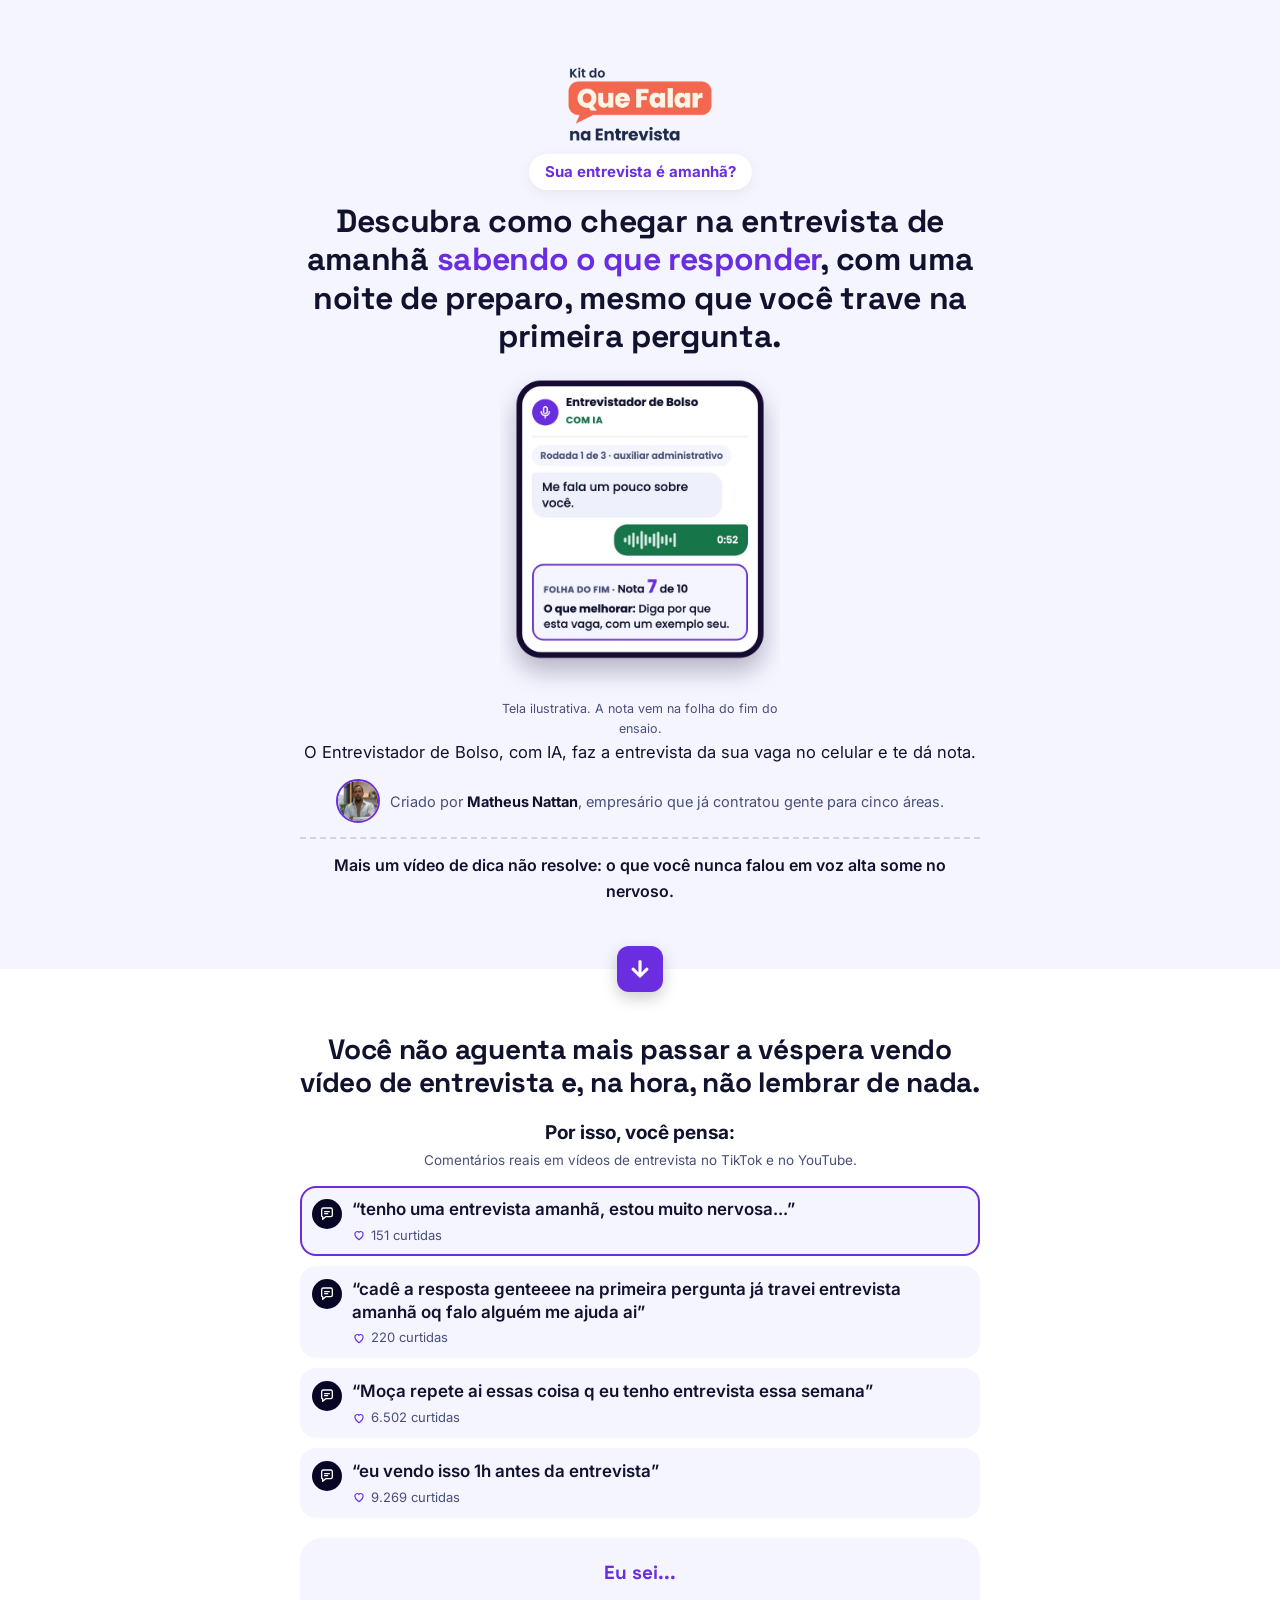
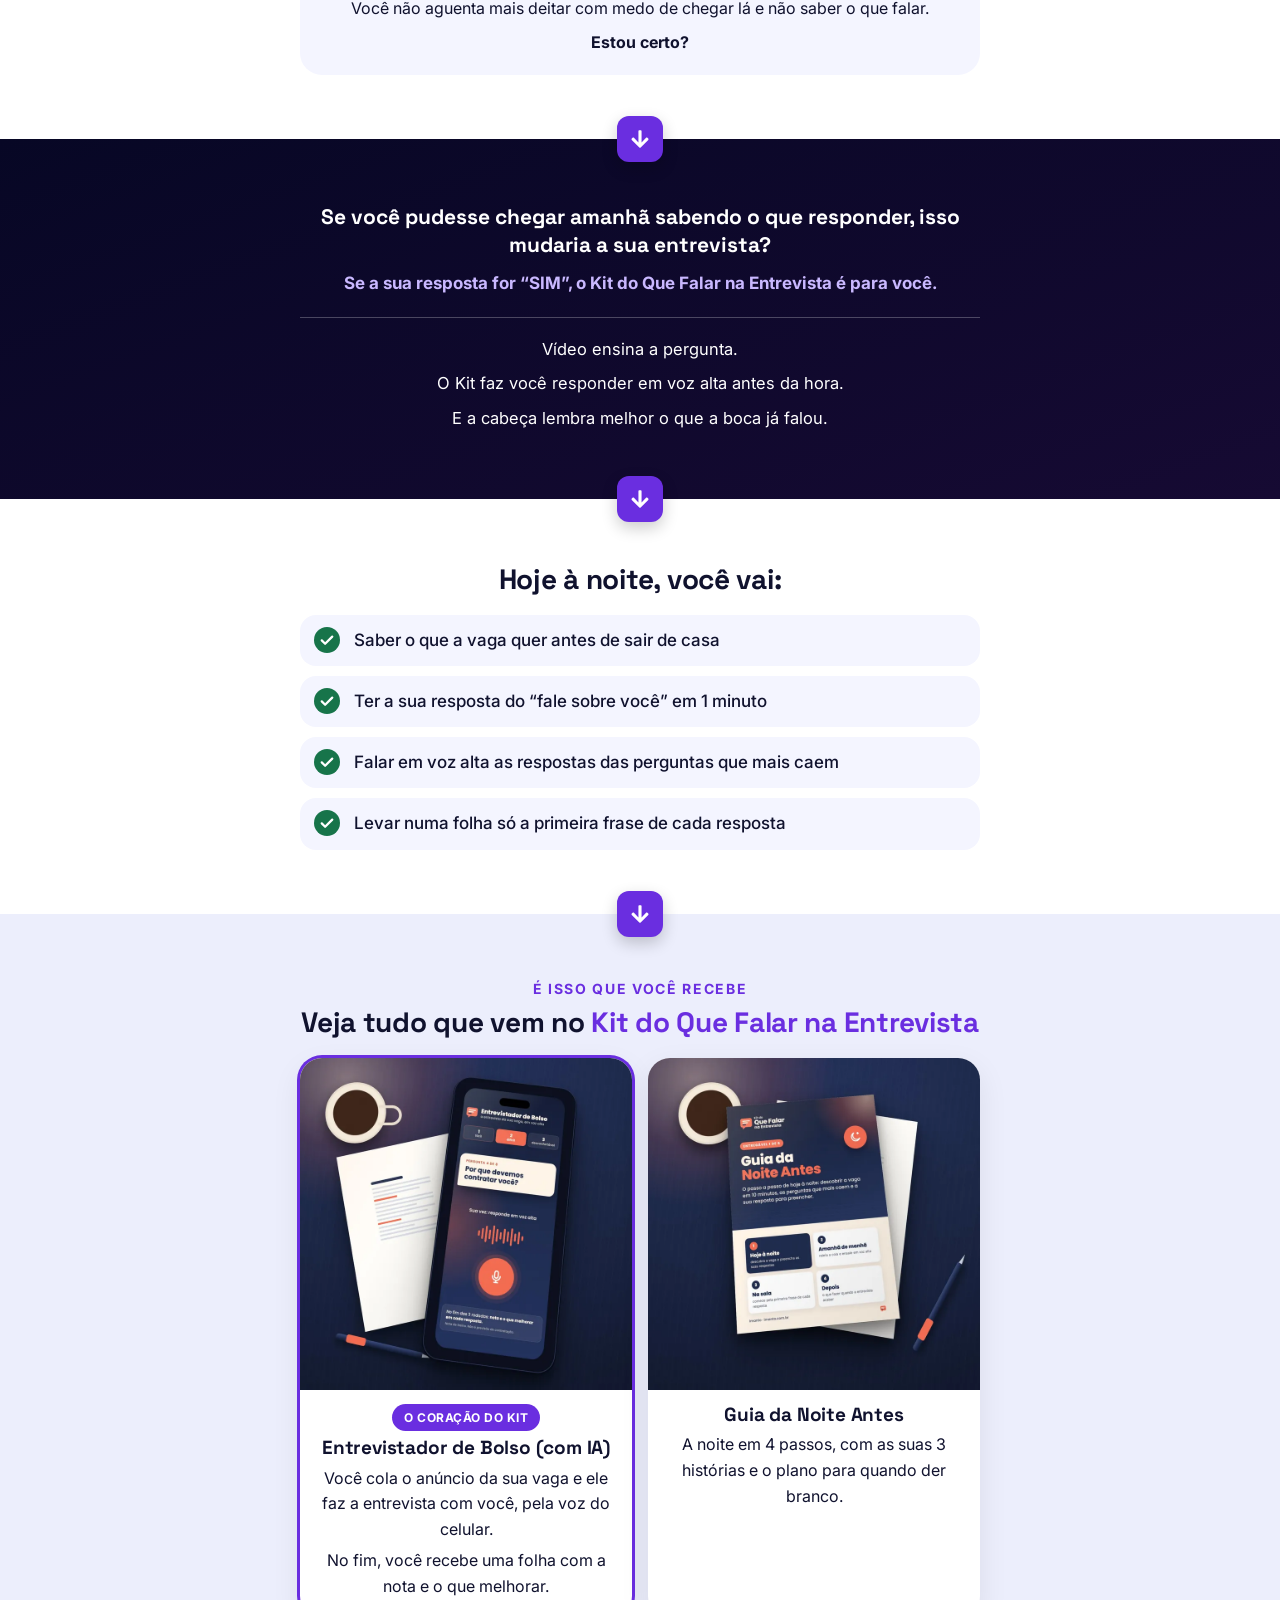
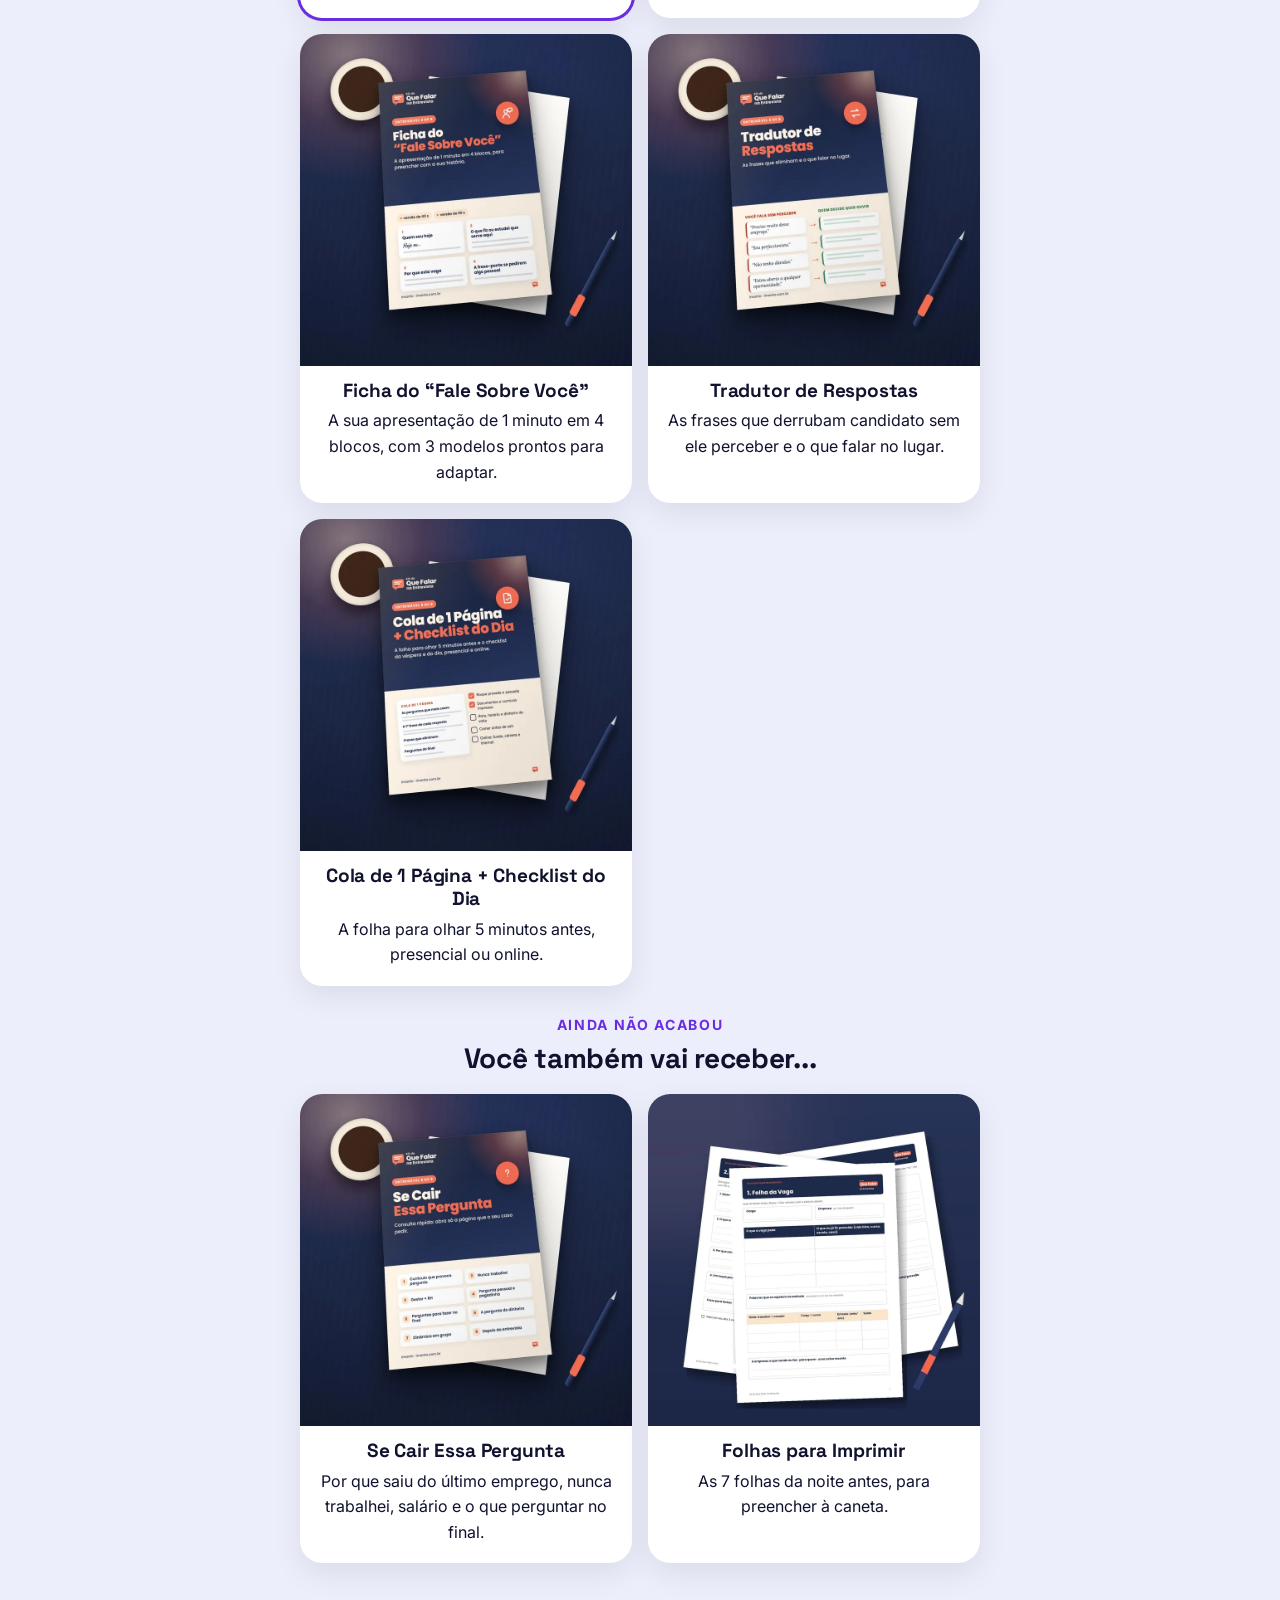
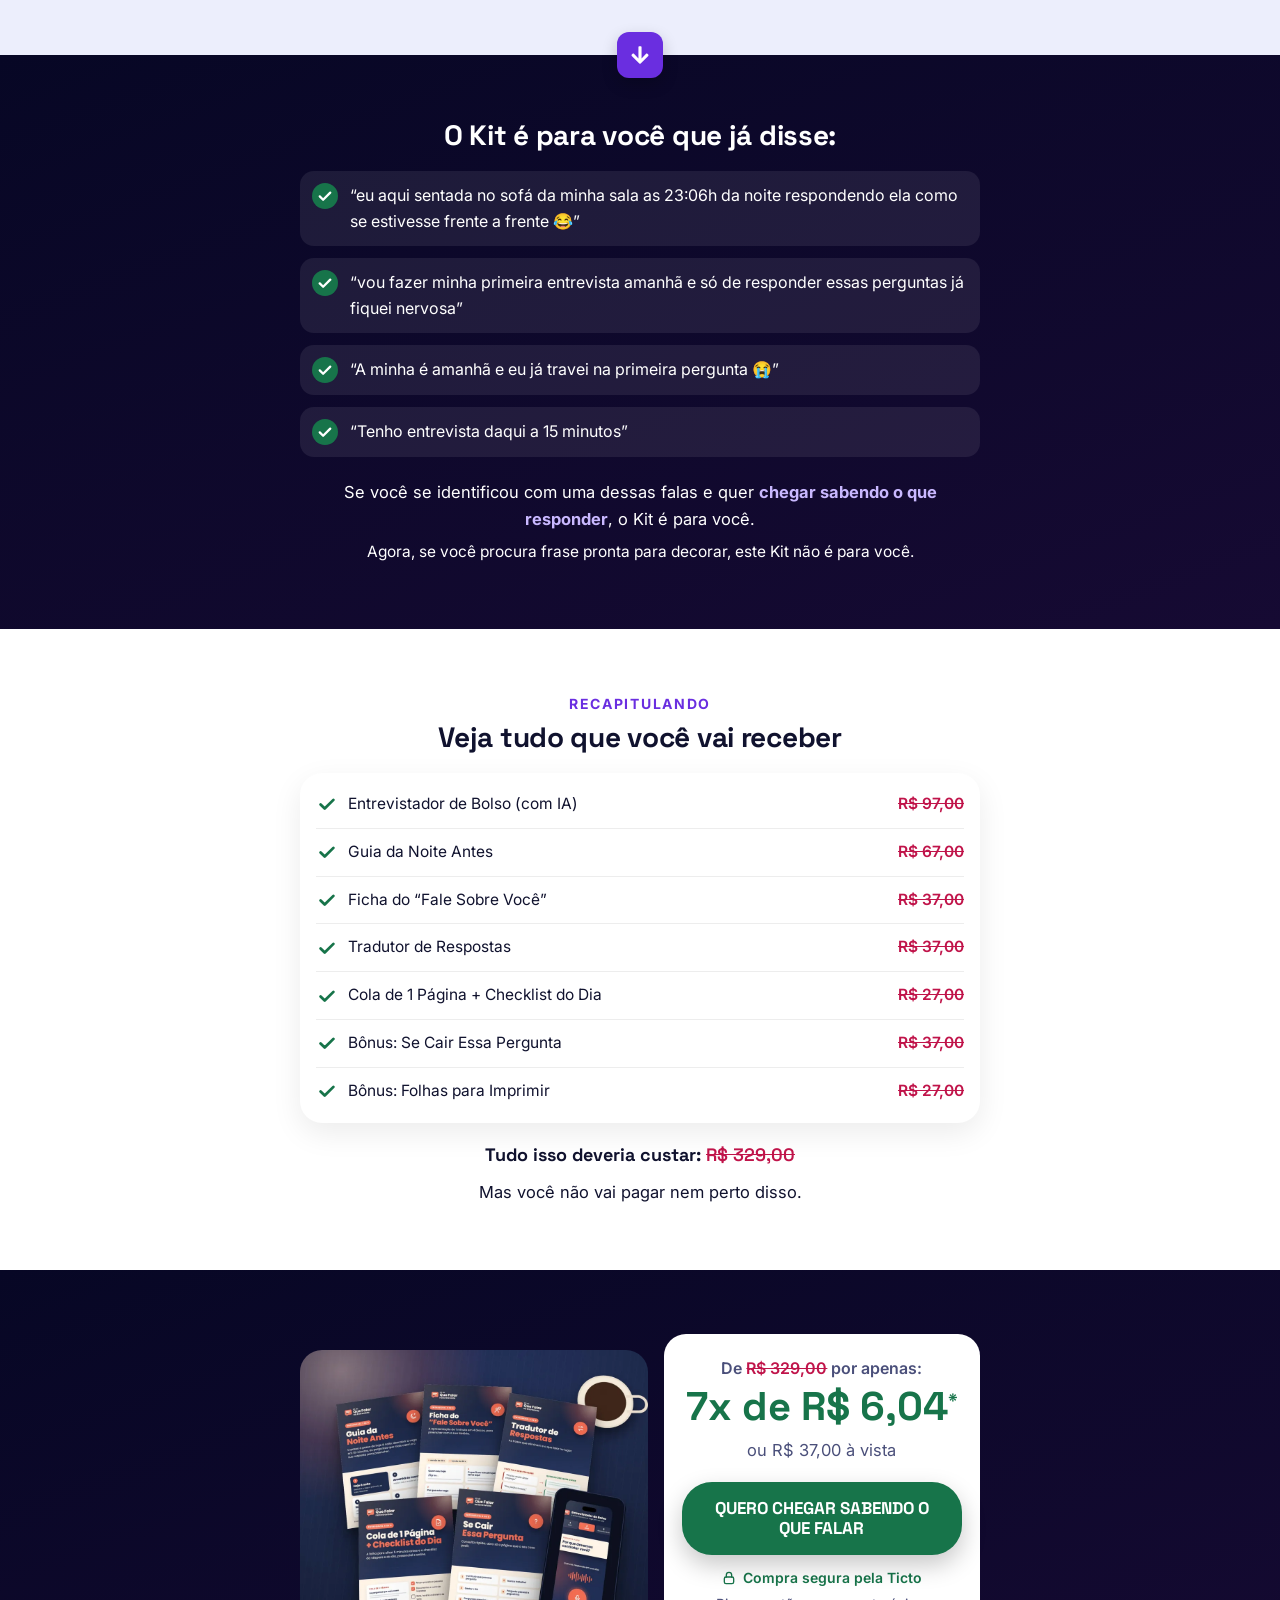
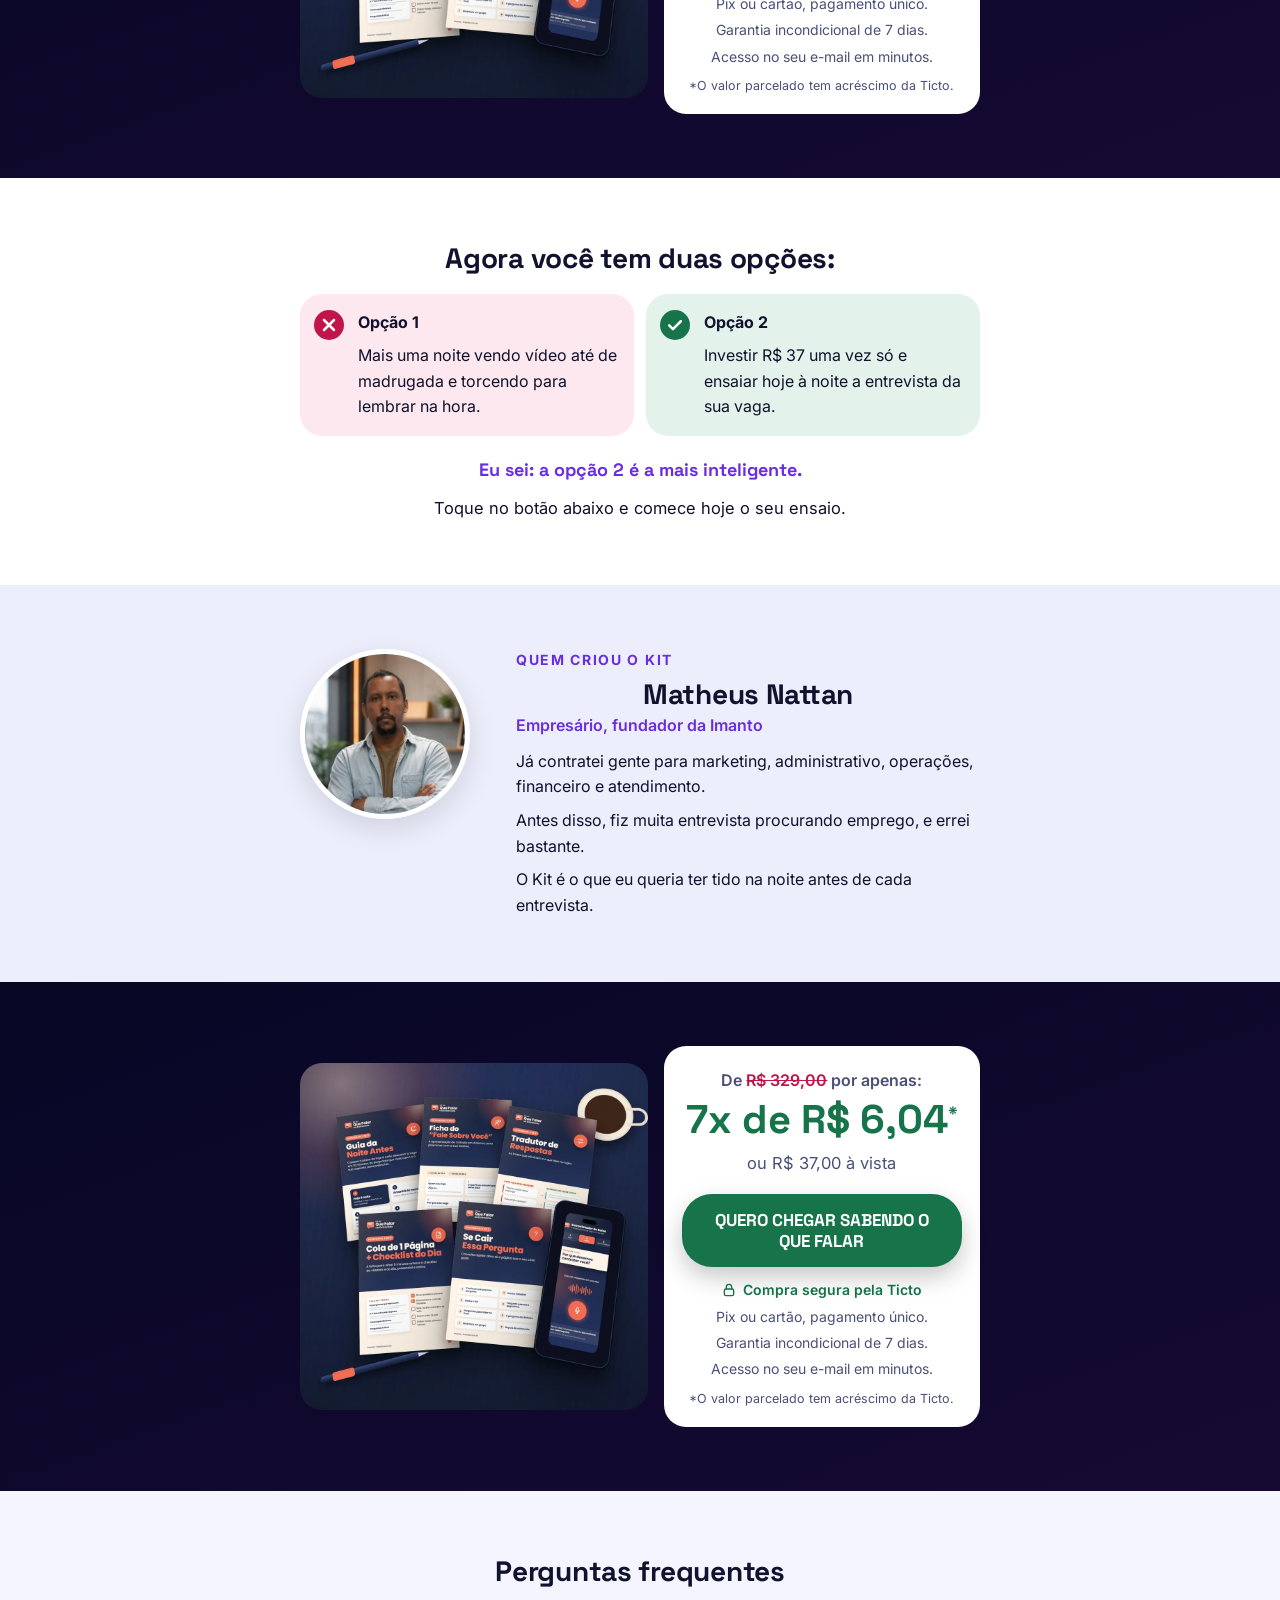
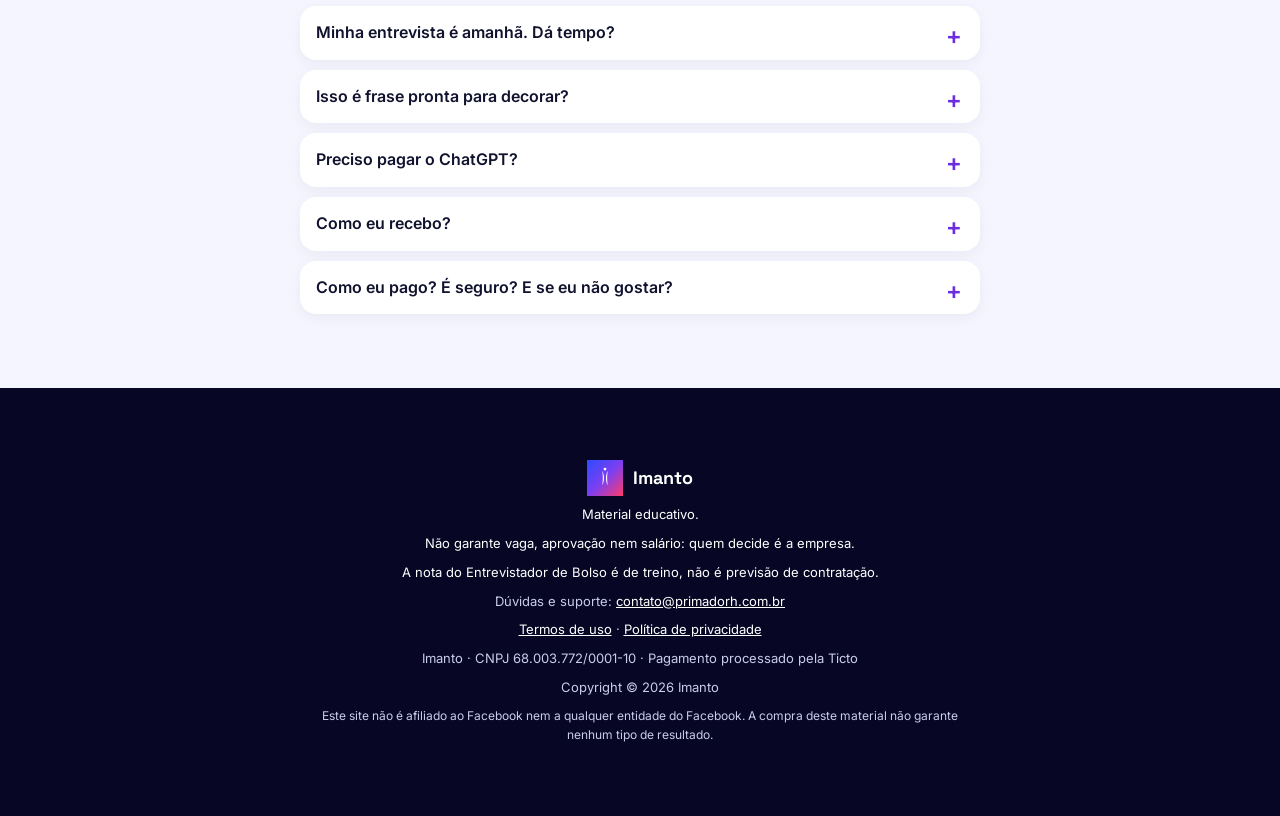
<file: entrevista/index.html>
<!doctype html>
<html lang="pt-BR">
<head>
<script>(function(c,l,a,r,i,t,y){c[a]=c[a]||function(){(c[a].q=c[a].q||[]).push(arguments)};t=l.createElement(r);t.async=1;t.src="https://www.clarity.ms/tag/"+i;y=l.getElementsByTagName(r)[0];y.parentNode.insertBefore(t,y);})(window,document,"clarity","script","z57wsfo6zi");</script><script>window.clarity&&clarity("set","tracking_rev","2026-11-03_kfe_imanto_v1");window.clarity&&clarity("set","versao_pagina","entrevista");</script>
<meta charset="utf-8">
<meta name="viewport" content="width=device-width, initial-scale=1, viewport-fit=cover">
<title>Kit do Que Falar na Entrevista | Sua entrevista é amanhã?</title>
<meta name="description" content="O que responder nas perguntas que mais caem e um ensaio com IA da entrevista da sua vaga, hoje à noite. R$ 37, garantia de 7 dias.">
<meta name="robots" content="noindex">
<link rel="canonical" href="https://imanto.com.br/entrevista/">
<meta property="og:title" content="Kit do Que Falar na Entrevista | Sua entrevista é amanhã?"><meta property="og:description" content="O que responder nas perguntas que mais caem e um ensaio com IA da entrevista da sua vaga, hoje à noite. R$ 37, garantia de 7 dias.">
<meta property="og:image" content="https://imanto.com.br/entrevista/img/og.jpg">
<meta name="theme-color" content="#F4F5FF">
<!-- Gerada por .claude/skills/pagina-vendas (14 blocos, apostila LTM 2.0 + padrões do Virtus). Fonte: /Users/matheusnattan/Imanto-OS/clientes/matheus/ofertas/entrevista-de-emprego/producao/paginas-imanto/_build/conteudo.py · página entrevista -->
<link rel="preconnect" href="https://fonts.googleapis.com"><link rel="preconnect" href="https://fonts.gstatic.com" crossorigin>
<link href="https://fonts.googleapis.com/css2?family=Inter:wght@400;500;600;700&family=Space+Grotesk:wght@600;700&display=swap" rel="stylesheet">
<script async src="https://www.googletagmanager.com/gtag/js?id=G-8RXE861NK2"></script><script>window.dataLayer=window.dataLayer||[];function gtag(){dataLayer.push(arguments);}gtag("js",new Date());gtag("config","G-8RXE861NK2",{page_title:"Kit do Que Falar na Entrevista",linker:{domains:["ticto.app","hotmart.com"]}});</script><script>
!function(f,b,e,v,n,t,s){if(f.fbq)return;n=f.fbq=function(){n.callMethod?n.callMethod.apply(n,arguments):n.queue.push(arguments)};if(!f._fbq)f._fbq=n;n.push=n;n.loaded=!0;n.version="2.0";n.queue=[];t=b.createElement(e);t.async=!0;t.src=v;s=b.getElementsByTagName(e)[0];s.parentNode.insertBefore(t,s)}(window,document,"script","https://connect.facebook.net/en_US/fbevents.js");
fbq("init","1764454544623468");fbq("track","PageView");
fbq("track","ViewContent",{content_name:"Kit do Que Falar na Entrevista",content_type:"product",value:37,currency:"BRL"});
</script>
<noscript><img height="1" width="1" style="display:none" src="https://www.facebook.com/tr?id=1764454544623468&ev=PageView&noscript=1" alt=""></noscript>
<style>:root{--claro:#F4F5FF;--branco:#FFFFFF;--suave:#ECEEFC;--texto:#10122E;--apoio:#4A4F7A;--destaque:#6A2EE0;--escuro1:#070725;--escuro2:#160A33;--destaque_escuro:#C9B8FF;--cta:#17744A;--cta2:#0E6B47;--ok:#17744A;--nao:#C0144A;--op1:#FCE8EE;--op2:#E3F2EA;--rodape:#070725;--rodape_texto:#C9CCEB;--fonte-t:"Space Grotesk",-apple-system,BlinkMacSystemFont,"Segoe UI",Roboto,sans-serif;--fonte-c:Inter,-apple-system,BlinkMacSystemFont,"Segoe UI",Roboto,sans-serif;--raio:22px;--raio-m:16px}

*{box-sizing:border-box;margin:0;padding:0}html{-webkit-text-size-adjust:100%;scroll-behavior:smooth}
body{background:var(--claro);color:var(--texto);font-family:var(--fonte-c);font-size:16px;line-height:1.6;-webkit-font-smoothing:antialiased;overflow-x:hidden}
img{max-width:100%;height:auto;display:block}a{color:inherit}
.demo{background:#FFE08A;color:#3A2A00;font-size:12.5px;font-weight:600;text-align:center;padding:6px 12px;line-height:1.35}
.ico{width:22px;height:22px}
.w{max-width:520px;margin:0 auto;padding:0 20px}
.sec{padding:44px 0}.claro{background:var(--claro)}.branco{background:var(--branco)}.suave{background:var(--suave)}
.escuro{background:linear-gradient(160deg,var(--escuro1) 0%,var(--escuro2) 100%);color:#fff}
h1,h2,h3{font-family:var(--fonte-t);font-weight:700;line-height:1.2;letter-spacing:-.01em}
h1{font-size:25px;text-align:center}h2{font-size:23px;text-align:center;margin-bottom:18px}h3{font-size:19px}
h1 em,h2 em{font-style:normal;color:var(--destaque)}.escuro h2 em{color:var(--destaque_escuro)}
p+p{margin-top:8px}
.hero{padding-top:18px}
.sobrancelha{text-align:center;font-weight:700;color:var(--destaque);font-size:15px;background:var(--branco);display:table;margin:10px auto 12px;padding:6px 16px;border-radius:999px;box-shadow:0 4px 14px rgba(0,0,0,.06)}
.sub{text-align:center;font-size:16.5px}.sub:first-of-type{margin-top:16px}.sub strong{color:var(--destaque)}
.ponte{text-align:center;font-weight:600;margin-top:14px;padding-top:14px;border-top:2px dashed rgba(0,0,0,.14)}
.btn{position:relative;overflow:hidden;display:flex;align-items:center;justify-content:center;width:100%;max-width:460px;min-height:60px;margin:18px auto 0;padding:16px 22px;border-radius:30px;background:var(--cta);color:#fff;text-align:center;text-decoration:none;font-family:var(--fonte-t);font-weight:700;font-size:17px;line-height:1.2;box-shadow:0 10px 24px rgba(0,0,0,.22);transition:transform .15s,background .15s}
.btn:active{transform:scale(.985)}.btn:hover{background:var(--cta2)}.btn span{position:relative;z-index:1}
.btn:after{content:"";position:absolute;top:-20%;left:-30%;width:28%;height:140%;background:linear-gradient(100deg,rgba(255,255,255,0),rgba(255,255,255,.35),rgba(255,255,255,0));transform:skewX(-20deg);animation:brilho 3.2s ease-in-out infinite}
@keyframes brilho{0%{left:-40%;opacity:0}12%{opacity:1}45%{left:130%;opacity:1}50%{opacity:0}100%{left:130%;opacity:0}}
@media (prefers-reduced-motion:reduce){.btn:after{display:none}}
.pensa{text-align:center;font-weight:700;font-size:19px}.nota-fonte{text-align:center;font-size:13.5px;color:var(--apoio);margin:2px 0 14px!important}
.coms{display:grid;gap:10px}.com{background:var(--claro);border-radius:var(--raio-m);padding:12px 14px 10px 52px;position:relative}
.com:first-child{box-shadow:inset 0 0 0 2px var(--destaque)}
.com-av{position:absolute;left:12px;top:13px;width:30px;height:30px;border-radius:50%;background:var(--escuro1);color:#fff;display:flex;align-items:center;justify-content:center}.com-av .ico{width:16px;height:16px}
.com-t{font-weight:600;font-size:17px;line-height:1.35}.com-c{display:flex;align-items:center;gap:5px;font-size:13px;color:var(--apoio);margin-top:4px!important}.com-c .ico{width:14px;height:14px;color:var(--destaque)}
.alerta{margin-top:20px;background:var(--claro);border-radius:var(--raio);padding:20px;text-align:center}.eusei{font-family:var(--fonte-t);font-weight:700;font-size:19px;color:var(--destaque)}
.pergunta{text-align:center;font-family:var(--fonte-t);font-weight:700;font-size:21px;line-height:1.3}
.sim{text-align:center;font-weight:700;font-size:17px;color:var(--destaque_escuro);margin-top:12px!important}
.porque{text-align:center;margin:20px 0 4px;padding-top:18px;border-top:1px solid rgba(255,255,255,.25);font-size:16.5px}
.h2-passos{margin-top:30px}
.passos{display:grid;gap:16px}.passo{background:var(--branco);color:var(--texto);border-radius:var(--raio);overflow:hidden;padding:0 0 18px;text-align:center}
.passo h3,.passo p{padding:0 16px}.pn{color:var(--cta)!important;font-weight:700;font-size:13px!important;text-transform:uppercase;letter-spacing:.6px;margin-top:14px}
.benef,.checks,.recap{list-style:none}
.benef{display:grid;gap:10px}.benef li{display:grid;grid-template-columns:30px 1fr;gap:10px;align-items:start;font-size:17px;font-weight:500;background:var(--claro);border-radius:var(--raio-m);padding:12px 14px}
.benef .ico{width:26px;height:26px;padding:4px;border-radius:50%;background:var(--ok);color:#fff;stroke-width:3}
.tarja{display:block;color:var(--destaque);font-weight:700;font-size:14px;letter-spacing:.12em;text-transform:uppercase;text-align:center;margin:0 auto 6px}
.h2b{margin-bottom:18px}.ents{display:grid;gap:16px;margin-bottom:28px}
.ent{background:var(--branco);border-radius:var(--raio);overflow:hidden;padding:0 0 18px;box-shadow:0 10px 30px rgba(0,0,0,.08);text-align:center}
.ent img{width:100%;aspect-ratio:1;object-fit:cover}.ent h3,.ent p{padding:0 16px}.ent h3{margin-top:14px}.ent p{margin-top:6px}
.ent.destaque{box-shadow:0 0 0 3px var(--destaque),0 10px 30px rgba(0,0,0,.08)}
.ent-tag{display:inline-block;margin:14px auto 0!important;background:var(--destaque);color:#fff;font-size:12px!important;font-weight:700;letter-spacing:.5px;text-transform:uppercase;border-radius:999px;padding:4px 12px!important}.ent-tag+h3{margin-top:6px}
.checks{display:grid;gap:12px}.checks li{display:grid;grid-template-columns:28px 1fr;gap:10px;align-items:start;background:rgba(255,255,255,.08);border-radius:14px;padding:12px}
.checks .ico{width:26px;height:26px;padding:4px;border-radius:50%;background:var(--ok);color:#fff;stroke-width:3}
.fecho{text-align:center;font-size:16.5px;margin-top:22px!important}.escuro .fecho strong{color:var(--destaque_escuro)}.fecho2{text-align:center;font-size:16.5px;margin-top:10px!important}
.filtro{text-align:center;font-size:15.5px}.filtro:first-of-type{margin-top:14px;border-top:1px solid rgba(255,255,255,.3);padding-top:14px}
.recap{background:var(--branco);border-radius:var(--raio);padding:8px 16px;box-shadow:0 10px 30px rgba(0,0,0,.08)}
.recap li{display:grid;grid-template-columns:24px 1fr auto;gap:8px;align-items:center;padding:11px 0;border-bottom:1px solid rgba(0,0,0,.07);font-size:15.5px}.recap li:last-child{border-bottom:0}
.recap .ico{width:22px;height:22px;color:var(--ok);stroke-width:3}.recap s,.total s{color:var(--nao);font-weight:600;white-space:nowrap}
.total{text-align:center;font-family:var(--fonte-t);font-weight:700;font-size:18px;margin-top:18px}
.preco{display:grid;gap:16px}.tudao-foto{width:100%;border-radius:var(--raio)}
.preco-card{background:var(--branco);color:var(--texto);border-radius:var(--raio);padding:22px 18px 18px;text-align:center}
.de{font-weight:600;color:var(--apoio)}.de s{color:var(--nao)}.parcela{font-family:var(--fonte-t);font-size:40px;font-weight:700;line-height:1.1;color:var(--cta);margin:4px 0}.parcela sup{font-size:18px}.avista{font-size:16.5px;color:var(--apoio)}
.seguro{display:flex;align-items:center;justify-content:center;gap:6px;font-size:14px;font-weight:600;color:var(--ok);margin-top:12px!important}.seguro .ico{width:16px;height:16px}
.micro{font-size:14px;color:var(--apoio);margin-top:4px}.asterisco{font-size:12.5px;color:var(--apoio);margin-top:8px}
.ops{display:grid;gap:12px}.op{border-radius:var(--raio);padding:16px 16px 16px 58px;position:relative}.op.um{background:var(--op1)}.op.dois{background:var(--op2)}
.op .ico.o{position:absolute;left:14px;top:16px;width:30px;height:30px;padding:5px;border-radius:50%;color:#fff;stroke-width:3}.op.um .ico.o{background:var(--nao)}.op.dois .ico.o{background:var(--ok)}
.ot{font-weight:700}.eusei2{text-align:center;font-family:var(--fonte-t);font-weight:700;font-size:18px;margin-top:20px;color:var(--destaque)}
.autor{display:grid;gap:16px;justify-items:center;text-align:center}.foto-autor{width:170px;height:170px;border-radius:50%;object-fit:cover;border:5px solid #fff;box-shadow:0 10px 30px rgba(0,0,0,.12)}
.sec-autor{padding-top:56px;padding-bottom:96px}.autor h2{margin-bottom:2px}.cargo{color:var(--destaque);font-weight:600;margin-bottom:10px}
details{background:var(--branco);border-radius:var(--raio-m);padding:14px 16px;margin-bottom:10px;box-shadow:0 4px 14px rgba(0,0,0,.05)}
summary{font-weight:600;cursor:pointer;list-style:none;position:relative;padding-right:28px}summary::-webkit-details-marker{display:none}
summary:after{content:"+";position:absolute;right:2px;top:-3px;font-size:24px;color:var(--destaque)}details[open] summary:after{content:"-"}details p{margin-top:8px;color:var(--apoio);font-size:15.5px}
.rodape{background:var(--rodape);color:var(--rodape_texto);font-size:13px;text-align:center}.rodape p{margin:8px 0}.rodape a{color:#fff}.aviso{color:#fff}.fb{font-size:12px}
.seta{position:relative;height:0;z-index:5;display:flex;justify-content:center}.seta span{position:absolute;top:-23px;width:46px;height:46px;border-radius:12px;display:flex;align-items:center;justify-content:center;background:var(--destaque);box-shadow:0 6px 16px rgba(0,0,0,.2);animation:pulo 1.8s ease-in-out infinite}.seta svg{width:20px;height:20px;fill:#fff}
@keyframes pulo{0%,100%{transform:translateY(0)}50%{transform:translateY(6px)}}@media (prefers-reduced-motion:reduce){.seta span{animation:none}}
@media (min-width:760px){h1{font-size:32px}h2{font-size:28px}.w{max-width:720px}.sec{padding:64px 0}.passos{grid-template-columns:repeat(3,1fr)}.ents{grid-template-columns:repeat(2,1fr)}.ops{grid-template-columns:1fr 1fr}.preco{grid-template-columns:1.1fr 1fr;align-items:center}.autor{grid-template-columns:200px 1fr;text-align:left;justify-items:start}.autor .tarja{text-align:left;margin-left:0}}

.logo-kit{width:min(150px,42%);margin:0 auto}
.hero-cel{margin:14px auto 0;max-width:280px}.hero-cel figcaption{text-align:center;font-size:12.5px;color:var(--apoio);margin-top:2px}
.assinatura{display:flex;align-items:center;justify-content:center;gap:10px;margin-top:14px!important;font-size:14.5px;color:var(--apoio);text-align:left}
.assinatura img{width:44px;height:44px;border-radius:50%;object-fit:cover;border:2px solid var(--destaque);flex:none}.assinatura b{color:var(--texto)}
.marca-imanto{display:flex;align-items:center;justify-content:center;gap:10px;font-family:var(--fonte-t);font-weight:700;font-size:18px;color:#fff}.marca-imanto img{width:36px;height:36px}
.escuro{background:linear-gradient(160deg,#070725 0%,#160A33 100%)}
</style>
</head>
<body>

<!-- BLOCO 1 -->
<header class="sec claro hero" id="topo"><div class="w">
  <img class="logo-kit" src="img/logo-kit.webp" alt="Kit do Que Falar na Entrevista" width="440" height="234">
  <p class="sobrancelha">Sua entrevista é amanhã?</p>
  <h1>Descubra como chegar na entrevista de amanhã <em>sabendo o que responder</em>, com uma noite de preparo, mesmo que você trave na primeira pergunta.</h1>
  <figure class="hero-cel"><img src="img/hero-celular.webp" alt="Celular com o Entrevistador de Bolso: faz a pergunta, a pessoa responde por voz e recebe a nota e o que melhorar." width="340" height="398" fetchpriority="high"><figcaption>Tela ilustrativa. A nota vem na folha do fim do ensaio.</figcaption></figure>
  <p class="sub">O Entrevistador de Bolso, com IA, faz a entrevista da sua vaga no celular e te dá nota.</p>
  <p class="assinatura"><img src="img/matheus-mini.webp" alt="" width="44" height="44"><span>Criado por <b>Matheus Nattan</b>, empresário que já contratou gente para cinco áreas.</span></p>
  <p class="ponte">Mais um vídeo de dica não resolve: o que você nunca falou em voz alta some no nervoso.</p>
</div></header>
<div class="seta" aria-hidden="true"><span><svg viewBox="0 0 448 512"><path d="M413.1 222.5l22.2 22.2c9.4 9.4 9.4 24.6 0 33.9L241 473c-9.4 9.4-24.6 9.4-33.9 0L12.7 278.6c-9.4-9.4-9.4-24.6 0-33.9l22.2-22.2c9.5-9.5 25-9.3 34.3.4L184 343.4V56c0-13.3 10.7-24 24-24h32c13.3 0 24 10.7 24 24v287.4l114.8-120.5c9.3-9.8 24.8-10 34.3-.4z"/></svg></span></div>
<!-- BLOCO 2: removido de propósito (sem prova social real: apostila p. 80; R-05) -->
<!-- BLOCO 3 -->
<section class="sec branco"><div class="w">
 <h2>Você não aguenta mais passar a véspera vendo vídeo de entrevista e, na hora, não lembrar de nada.</h2>
 <p class="pensa">Por isso, você pensa:</p>
 <p class="nota-fonte">Comentários reais em vídeos de entrevista no TikTok e no YouTube.</p>
 <div class="coms"><div class="com"><span class="com-av"><svg class="ico" viewBox="0 0 24 24" fill="none" stroke="currentColor" stroke-width="2" stroke-linecap="round" stroke-linejoin="round" aria-hidden="true"><path d="M4 5.5A2.5 2.5 0 0 1 6.5 3h11A2.5 2.5 0 0 1 20 5.5v8a2.5 2.5 0 0 1-2.5 2.5H10l-4.5 4v-4h0A1.5 1.5 0 0 1 4 14.5z"/><path d="M8.5 8.5h7M8.5 11.5h4.5"/></svg></span><p class="com-t">“tenho uma entrevista amanhã, estou muito nervosa...”</p><p class="com-c"><svg class="ico" viewBox="0 0 24 24" fill="none" stroke="currentColor" stroke-width="2" stroke-linecap="round" stroke-linejoin="round" aria-hidden="true"><path d="M12 20s-7-4.4-7-10a4 4 0 0 1 7-2.6A4 4 0 0 1 19 10c0 5.6-7 10-7 10z"/></svg>151 curtidas</p></div><div class="com"><span class="com-av"><svg class="ico" viewBox="0 0 24 24" fill="none" stroke="currentColor" stroke-width="2" stroke-linecap="round" stroke-linejoin="round" aria-hidden="true"><path d="M4 5.5A2.5 2.5 0 0 1 6.5 3h11A2.5 2.5 0 0 1 20 5.5v8a2.5 2.5 0 0 1-2.5 2.5H10l-4.5 4v-4h0A1.5 1.5 0 0 1 4 14.5z"/><path d="M8.5 8.5h7M8.5 11.5h4.5"/></svg></span><p class="com-t">“cadê a resposta genteeee na primeira pergunta já travei entrevista amanhã oq falo alguém me ajuda ai”</p><p class="com-c"><svg class="ico" viewBox="0 0 24 24" fill="none" stroke="currentColor" stroke-width="2" stroke-linecap="round" stroke-linejoin="round" aria-hidden="true"><path d="M12 20s-7-4.4-7-10a4 4 0 0 1 7-2.6A4 4 0 0 1 19 10c0 5.6-7 10-7 10z"/></svg>220 curtidas</p></div><div class="com"><span class="com-av"><svg class="ico" viewBox="0 0 24 24" fill="none" stroke="currentColor" stroke-width="2" stroke-linecap="round" stroke-linejoin="round" aria-hidden="true"><path d="M4 5.5A2.5 2.5 0 0 1 6.5 3h11A2.5 2.5 0 0 1 20 5.5v8a2.5 2.5 0 0 1-2.5 2.5H10l-4.5 4v-4h0A1.5 1.5 0 0 1 4 14.5z"/><path d="M8.5 8.5h7M8.5 11.5h4.5"/></svg></span><p class="com-t">“Moça repete ai essas coisa q eu tenho entrevista essa semana”</p><p class="com-c"><svg class="ico" viewBox="0 0 24 24" fill="none" stroke="currentColor" stroke-width="2" stroke-linecap="round" stroke-linejoin="round" aria-hidden="true"><path d="M12 20s-7-4.4-7-10a4 4 0 0 1 7-2.6A4 4 0 0 1 19 10c0 5.6-7 10-7 10z"/></svg>6.502 curtidas</p></div><div class="com"><span class="com-av"><svg class="ico" viewBox="0 0 24 24" fill="none" stroke="currentColor" stroke-width="2" stroke-linecap="round" stroke-linejoin="round" aria-hidden="true"><path d="M4 5.5A2.5 2.5 0 0 1 6.5 3h11A2.5 2.5 0 0 1 20 5.5v8a2.5 2.5 0 0 1-2.5 2.5H10l-4.5 4v-4h0A1.5 1.5 0 0 1 4 14.5z"/><path d="M8.5 8.5h7M8.5 11.5h4.5"/></svg></span><p class="com-t">“eu vendo isso 1h antes da entrevista”</p><p class="com-c"><svg class="ico" viewBox="0 0 24 24" fill="none" stroke="currentColor" stroke-width="2" stroke-linecap="round" stroke-linejoin="round" aria-hidden="true"><path d="M12 20s-7-4.4-7-10a4 4 0 0 1 7-2.6A4 4 0 0 1 19 10c0 5.6-7 10-7 10z"/></svg>9.269 curtidas</p></div></div>
 <div class="alerta"><p class="eusei">Eu sei...</p><p>Você não aguenta mais deitar com medo de chegar lá e não saber o que falar.</p><p><strong>Estou certo?</strong></p></div>
</div></section>
<div class="seta" aria-hidden="true"><span><svg viewBox="0 0 448 512"><path d="M413.1 222.5l22.2 22.2c9.4 9.4 9.4 24.6 0 33.9L241 473c-9.4 9.4-24.6 9.4-33.9 0L12.7 278.6c-9.4-9.4-9.4-24.6 0-33.9l22.2-22.2c9.5-9.5 25-9.3 34.3.4L184 343.4V56c0-13.3 10.7-24 24-24h32c13.3 0 24 10.7 24 24v287.4l114.8-120.5c9.3-9.8 24.8-10 34.3-.4z"/></svg></span></div>
<!-- BLOCO 4 -->
<section class="sec escuro"><div class="w">
 <p class="pergunta">Se você pudesse chegar amanhã sabendo o que responder, isso mudaria a sua entrevista?</p>
 <p class="sim">Se a sua resposta for “SIM”, o Kit do Que Falar na Entrevista é para você.</p>
 <div class="porque"><p>Vídeo ensina a pergunta.</p><p>O Kit faz você responder em voz alta antes da hora.</p><p>E a cabeça lembra melhor o que a boca já falou.</p></div>
 
</div></section>
<div class="seta" aria-hidden="true"><span><svg viewBox="0 0 448 512"><path d="M413.1 222.5l22.2 22.2c9.4 9.4 9.4 24.6 0 33.9L241 473c-9.4 9.4-24.6 9.4-33.9 0L12.7 278.6c-9.4-9.4-9.4-24.6 0-33.9l22.2-22.2c9.5-9.5 25-9.3 34.3.4L184 343.4V56c0-13.3 10.7-24 24-24h32c13.3 0 24 10.7 24 24v287.4l114.8-120.5c9.3-9.8 24.8-10 34.3-.4z"/></svg></span></div>
<!-- BLOCO 5 -->
<section class="sec branco"><div class="w"><h2>Hoje à noite, você vai:</h2>
 <ul class="benef"><li><svg class="ico" viewBox="0 0 24 24" fill="none" stroke="currentColor" stroke-width="2" stroke-linecap="round" stroke-linejoin="round" aria-hidden="true"><path d="M5 12.5l4.5 4.5L19 7.5"/></svg><span>Saber o que a vaga quer antes de sair de casa</span></li><li><svg class="ico" viewBox="0 0 24 24" fill="none" stroke="currentColor" stroke-width="2" stroke-linecap="round" stroke-linejoin="round" aria-hidden="true"><path d="M5 12.5l4.5 4.5L19 7.5"/></svg><span>Ter a sua resposta do “fale sobre você” em 1 minuto</span></li><li><svg class="ico" viewBox="0 0 24 24" fill="none" stroke="currentColor" stroke-width="2" stroke-linecap="round" stroke-linejoin="round" aria-hidden="true"><path d="M5 12.5l4.5 4.5L19 7.5"/></svg><span>Falar em voz alta as respostas das perguntas que mais caem</span></li><li><svg class="ico" viewBox="0 0 24 24" fill="none" stroke="currentColor" stroke-width="2" stroke-linecap="round" stroke-linejoin="round" aria-hidden="true"><path d="M5 12.5l4.5 4.5L19 7.5"/></svg><span>Levar numa folha só a primeira frase de cada resposta</span></li></ul></div></section>
<div class="seta" aria-hidden="true"><span><svg viewBox="0 0 448 512"><path d="M413.1 222.5l22.2 22.2c9.4 9.4 9.4 24.6 0 33.9L241 473c-9.4 9.4-24.6 9.4-33.9 0L12.7 278.6c-9.4-9.4-9.4-24.6 0-33.9l22.2-22.2c9.5-9.5 25-9.3 34.3.4L184 343.4V56c0-13.3 10.7-24 24-24h32c13.3 0 24 10.7 24 24v287.4l114.8-120.5c9.3-9.8 24.8-10 34.3-.4z"/></svg></span></div>
<!-- BLOCO 6 -->
<section class="sec suave"><div class="w"><p class="tarja">É isso que você recebe</p><h2>Veja tudo que vem no <em>Kit do Que Falar na Entrevista</em></h2>
 <div class="ents"><div class="ent destaque"><img src="img/m-entrevistador.webp" alt="Mockup Entrevistador de Bolso (com IA)" width="700" height="700" loading="lazy"><p class="ent-tag">o coração do Kit</p><h3>Entrevistador de Bolso (com IA)</h3><p>Você cola o anúncio da sua vaga e ele faz a entrevista com você, pela voz do celular.</p><p>No fim, você recebe uma folha com a nota e o que melhorar.</p></div><div class="ent"><img src="img/m-guia.webp" alt="Mockup Guia da Noite Antes" width="700" height="700" loading="lazy"><h3>Guia da Noite Antes</h3><p>A noite em 4 passos, com as suas 3 histórias e o plano para quando der branco.</p></div><div class="ent"><img src="img/m-ficha.webp" alt="Mockup Ficha do “Fale Sobre Você”" width="700" height="700" loading="lazy"><h3>Ficha do “Fale Sobre Você”</h3><p>A sua apresentação de 1 minuto em 4 blocos, com 3 modelos prontos para adaptar.</p></div><div class="ent"><img src="img/m-tradutor.webp" alt="Mockup Tradutor de Respostas" width="700" height="700" loading="lazy"><h3>Tradutor de Respostas</h3><p>As frases que derrubam candidato sem ele perceber e o que falar no lugar.</p></div><div class="ent"><img src="img/m-cola.webp" alt="Mockup Cola de 1 Página + Checklist do Dia" width="700" height="700" loading="lazy"><h3>Cola de 1 Página + Checklist do Dia</h3><p>A folha para olhar 5 minutos antes, presencial ou online.</p></div></div><p class="tarja">Ainda não acabou</p><h2 class="h2b">Você também vai receber...</h2><div class="ents"><div class="ent"><img src="img/m-secair.webp" alt="Mockup Se Cair Essa Pergunta" width="700" height="700" loading="lazy"><h3>Se Cair Essa Pergunta</h3><p>Por que saiu do último emprego, nunca trabalhei, salário e o que perguntar no final.</p></div><div class="ent"><img src="img/m-folhas.webp" alt="Mockup Folhas para Imprimir" width="700" height="700" loading="lazy"><h3>Folhas para Imprimir</h3><p>As 7 folhas da noite antes, para preencher à caneta.</p></div></div></div></section>
<div class="seta" aria-hidden="true"><span><svg viewBox="0 0 448 512"><path d="M413.1 222.5l22.2 22.2c9.4 9.4 9.4 24.6 0 33.9L241 473c-9.4 9.4-24.6 9.4-33.9 0L12.7 278.6c-9.4-9.4-9.4-24.6 0-33.9l22.2-22.2c9.5-9.5 25-9.3 34.3.4L184 343.4V56c0-13.3 10.7-24 24-24h32c13.3 0 24 10.7 24 24v287.4l114.8-120.5c9.3-9.8 24.8-10 34.3-.4z"/></svg></span></div>
<!-- BLOCO 7 -->
<section class="sec escuro"><div class="w"><h2>O Kit é para você que já disse:</h2>
 <ul class="checks"><li><svg class="ico" viewBox="0 0 24 24" fill="none" stroke="currentColor" stroke-width="2" stroke-linecap="round" stroke-linejoin="round" aria-hidden="true"><path d="M5 12.5l4.5 4.5L19 7.5"/></svg><span>“eu aqui sentada no sofá da minha sala as 23:06h da noite respondendo ela como se estivesse frente a frente 😂”</span></li><li><svg class="ico" viewBox="0 0 24 24" fill="none" stroke="currentColor" stroke-width="2" stroke-linecap="round" stroke-linejoin="round" aria-hidden="true"><path d="M5 12.5l4.5 4.5L19 7.5"/></svg><span>“vou fazer minha primeira entrevista amanhã e só de responder essas perguntas já fiquei nervosa”</span></li><li><svg class="ico" viewBox="0 0 24 24" fill="none" stroke="currentColor" stroke-width="2" stroke-linecap="round" stroke-linejoin="round" aria-hidden="true"><path d="M5 12.5l4.5 4.5L19 7.5"/></svg><span>“A minha é amanhã e eu já travei na primeira pergunta 😭”</span></li><li><svg class="ico" viewBox="0 0 24 24" fill="none" stroke="currentColor" stroke-width="2" stroke-linecap="round" stroke-linejoin="round" aria-hidden="true"><path d="M5 12.5l4.5 4.5L19 7.5"/></svg><span>“Tenho entrevista daqui a 15 minutos”</span></li></ul>
 <p class="fecho">Se você se identificou com uma dessas falas e quer <strong>chegar sabendo o que responder</strong>, o Kit é para você.</p><p class="filtro">Agora, se você procura frase pronta para decorar, este Kit não é para você.</p></div></section>
<!-- BLOCO 8 -->
<section class="sec branco"><div class="w"><p class="tarja">Recapitulando</p><h2>Veja tudo que você vai receber</h2>
 <ul class="recap"><li><svg class="ico" viewBox="0 0 24 24" fill="none" stroke="currentColor" stroke-width="2" stroke-linecap="round" stroke-linejoin="round" aria-hidden="true"><path d="M5 12.5l4.5 4.5L19 7.5"/></svg><span>Entrevistador de Bolso (com IA)</span><s>R$&nbsp;97,00</s></li><li><svg class="ico" viewBox="0 0 24 24" fill="none" stroke="currentColor" stroke-width="2" stroke-linecap="round" stroke-linejoin="round" aria-hidden="true"><path d="M5 12.5l4.5 4.5L19 7.5"/></svg><span>Guia da Noite Antes</span><s>R$&nbsp;67,00</s></li><li><svg class="ico" viewBox="0 0 24 24" fill="none" stroke="currentColor" stroke-width="2" stroke-linecap="round" stroke-linejoin="round" aria-hidden="true"><path d="M5 12.5l4.5 4.5L19 7.5"/></svg><span>Ficha do “Fale Sobre Você”</span><s>R$&nbsp;37,00</s></li><li><svg class="ico" viewBox="0 0 24 24" fill="none" stroke="currentColor" stroke-width="2" stroke-linecap="round" stroke-linejoin="round" aria-hidden="true"><path d="M5 12.5l4.5 4.5L19 7.5"/></svg><span>Tradutor de Respostas</span><s>R$&nbsp;37,00</s></li><li><svg class="ico" viewBox="0 0 24 24" fill="none" stroke="currentColor" stroke-width="2" stroke-linecap="round" stroke-linejoin="round" aria-hidden="true"><path d="M5 12.5l4.5 4.5L19 7.5"/></svg><span>Cola de 1 Página + Checklist do Dia</span><s>R$&nbsp;27,00</s></li><li><svg class="ico" viewBox="0 0 24 24" fill="none" stroke="currentColor" stroke-width="2" stroke-linecap="round" stroke-linejoin="round" aria-hidden="true"><path d="M5 12.5l4.5 4.5L19 7.5"/></svg><span>Bônus: Se Cair Essa Pergunta</span><s>R$&nbsp;37,00</s></li><li><svg class="ico" viewBox="0 0 24 24" fill="none" stroke="currentColor" stroke-width="2" stroke-linecap="round" stroke-linejoin="round" aria-hidden="true"><path d="M5 12.5l4.5 4.5L19 7.5"/></svg><span>Bônus: Folhas para Imprimir</span><s>R$&nbsp;27,00</s></li></ul>
 <p class="total">Tudo isso deveria custar: <s>R$&nbsp;329,00</s></p><p class="fecho2">Mas você não vai pagar nem perto disso.</p>
</div></section>
<!-- BLOCO 9 -->
<section class="sec escuro" id="oferta"><div class="w"><div class="preco">
  <img class="tudao-foto" src="img/tudao.webp" alt="Todos os materiais do Kit do Que Falar na Entrevista" width="1000" height="1000" loading="lazy">
  <div class="preco-card">
    <p class="de">De <s>R$&nbsp;329,00</s> por apenas:</p>
    <p class="parcela">7x de R$&nbsp;6,04<sup>*</sup></p>
    <p class="avista">ou R$&nbsp;37,00 à vista</p>
    <a class="btn" href="https://payment.ticto.app/OC4295C98?src=kfe_imanto&amp;sck=kfe_imanto_oferta" data-cta="oferta" data-checkout="1"><span>QUERO CHEGAR SABENDO O QUE FALAR</span></a>
    <p class="seguro"><svg class="ico" viewBox="0 0 24 24" fill="none" stroke="currentColor" stroke-width="2" stroke-linecap="round" stroke-linejoin="round" aria-hidden="true"><rect x="5" y="10.5" width="14" height="10" rx="2.5"/><path d="M8 10.5V7.5a4 4 0 0 1 8 0v3"/></svg>Compra segura pela Ticto</p>
    <p class="micro">Pix ou cartão, pagamento único.</p><p class="micro">Garantia incondicional de 7 dias.</p><p class="micro">Acesso no seu e-mail em minutos.</p>
    <p class="asterisco">*O valor parcelado tem acréscimo da Ticto.</p>
  </div></div></div></section>
<!-- BLOCO 10 -->
<section class="sec branco"><div class="w"><h2>Agora você tem duas opções:</h2>
 <div class="ops"><div class="op um"><svg class="ico o" viewBox="0 0 24 24" fill="none" stroke="currentColor" stroke-width="2" stroke-linecap="round" stroke-linejoin="round" aria-hidden="true"><path d="M6 6l12 12M18 6L6 18"/></svg><p class="ot">Opção 1</p><p>Mais uma noite vendo vídeo até de madrugada e torcendo para lembrar na hora.</p></div>
 <div class="op dois"><svg class="ico o" viewBox="0 0 24 24" fill="none" stroke="currentColor" stroke-width="2" stroke-linecap="round" stroke-linejoin="round" aria-hidden="true"><path d="M5 12.5l4.5 4.5L19 7.5"/></svg><p class="ot">Opção 2</p><p>Investir R$ 37 uma vez só e ensaiar hoje à noite a entrevista da sua vaga.</p></div></div>
 <p class="eusei2">Eu sei: a opção 2 é a mais inteligente.</p><p class="fecho2">Toque no botão abaixo e comece hoje o seu ensaio.</p></div></section>
<!-- BLOCO 11 -->
<section class="sec suave sec-autor"><div class="w autor"><img class="foto-autor" src="img/matheus.webp" alt="Matheus Nattan, empresário, criador do Kit" width="400" height="400" loading="lazy">
     <div><p class="tarja">Quem criou o Kit</p><h2>Matheus Nattan</h2><p class="cargo">Empresário, fundador da Imanto</p><p>Já contratei gente para marketing, administrativo, operações, financeiro e atendimento.</p><p>Antes disso, fiz muita entrevista procurando emprego, e errei bastante.</p><p>O Kit é o que eu queria ter tido na noite antes de cada entrevista.</p></div></div></section>
<!-- BLOCO 12 -->
<section class="sec escuro"><div class="w"><div class="preco">
  <img class="tudao-foto" src="img/tudao.webp" alt="Todos os materiais do Kit do Que Falar na Entrevista" width="1000" height="1000" loading="lazy">
  <div class="preco-card">
    <p class="de">De <s>R$&nbsp;329,00</s> por apenas:</p>
    <p class="parcela">7x de R$&nbsp;6,04<sup>*</sup></p>
    <p class="avista">ou R$&nbsp;37,00 à vista</p>
    <a class="btn" href="https://payment.ticto.app/OC4295C98?src=kfe_imanto&amp;sck=kfe_imanto_final" data-cta="final" data-checkout="1"><span>QUERO CHEGAR SABENDO O QUE FALAR</span></a>
    <p class="seguro"><svg class="ico" viewBox="0 0 24 24" fill="none" stroke="currentColor" stroke-width="2" stroke-linecap="round" stroke-linejoin="round" aria-hidden="true"><rect x="5" y="10.5" width="14" height="10" rx="2.5"/><path d="M8 10.5V7.5a4 4 0 0 1 8 0v3"/></svg>Compra segura pela Ticto</p>
    <p class="micro">Pix ou cartão, pagamento único.</p><p class="micro">Garantia incondicional de 7 dias.</p><p class="micro">Acesso no seu e-mail em minutos.</p>
    <p class="asterisco">*O valor parcelado tem acréscimo da Ticto.</p>
  </div></div></div></section>
<!-- BLOCO 13 -->
<section class="sec claro"><div class="w"><h2>Perguntas frequentes</h2><details><summary>Minha entrevista é amanhã. Dá tempo?</summary><p>Dá.</p><p>O Kit foi feito para uma noite: uns 10 minutos para descobrir a vaga, uns 45 para montar as respostas e de 20 a 30 para o ensaio.</p><p>Se a entrevista for hoje, comece pela Cola de 1 Página e faça uma rodada do ensaio.</p></details><details><summary>Isso é frase pronta para decorar?</summary><p>Não.</p><p>O Kit te dá a estrutura de cada resposta para você preencher com as suas coisas.</p><p>E o ensaio faz você falar até a resposta sair do seu jeito.</p></details><details><summary>Preciso pagar o ChatGPT?</summary><p>Não.</p><p>O Entrevistador de Bolso roda no ChatGPT grátis, com a sua conta Google.</p><p>Se a voz do plano grátis acabar, você continua escrevendo na mesma conversa.</p></details><details><summary>Como eu recebo?</summary><p>Assim que o pagamento for aprovado, o acesso à área de membros chega no seu e-mail.</p><p>Dá para usar tudo no celular.</p></details><details><summary>Como eu pago? É seguro? E se eu não gostar?</summary><p>O pagamento é pela Ticto, em ambiente seguro: R$ 37 no Pix ou no cartão, ou 7x de R$ 6,04 (o parcelado tem acréscimo da Ticto).</p><p>Você tem 7 dias de garantia incondicional: se não for para você, pede o reembolso e o valor volta inteiro.</p></details></div></section>
<!-- BLOCO 14 -->
<footer class="sec rodape"><div class="w">
 <p class="marca-imanto"><img src="img/imanto.svg" alt="" width="36" height="36">Imanto</p>
 <p class="aviso">Material educativo.</p><p class="aviso">Não garante vaga, aprovação nem salário: quem decide é a empresa.</p><p class="aviso">A nota do Entrevistador de Bolso é de treino, não é previsão de contratação.</p>
 <p>Dúvidas e suporte: <a href="mailto:contato@primadorh.com.br">contato@primadorh.com.br</a></p>
 <p class="links"><a href="https://imanto.com.br/termos/">Termos de uso</a> · <a href="https://imanto.com.br/privacidade/">Política de privacidade</a></p>
 <p>Imanto · CNPJ 68.003.772/0001-10 · Pagamento processado pela Ticto</p>
 <p>Copyright © 2026 Imanto</p>
 <p class="fb">Este site não é afiliado ao Facebook nem a qualquer entidade do Facebook. A compra deste material não garante nenhum tipo de resultado.</p>
</div></footer>
<script>
(function(){
  /* vale o ÚLTIMO valor de cada parâmetro: o anúncio de escala reaproveita o post do teste e o Meta acrescenta o utm_campaign dele no fim */
  var qs0=new URLSearchParams(location.search);
  var qs={get:function(k){var v=qs0.getAll(k);return v.length?v[v.length-1]:null;}};
  var raw=(qs.get("utm_content")||qs.get("utm_term")||qs.get("utm_campaign")||"");
  var tag=raw.toLowerCase().normalize("NFD").replace(/[\u0300-\u036f]/g,"").replace(/[^a-z0-9_-]+/g,"_").slice(0,60);
  document.querySelectorAll("a[data-checkout]").forEach(function(a){
    var cta=a.getAttribute("data-cta");
    if(tag&&a.href.indexOf("sck=")>-1){a.href=a.href.replace(/sck=[^&]*/,"sck=kfe_imanto_"+cta+"_"+tag);}
    /* fbclid segue para o checkout: a Compra volta atribuída ao anúncio (portão /rastreamento-lancamento). */
    /* utm_* também: a Ticto grava no pedido (relatório de vendas por campanha e criativo). */
    if(a.getAttribute("href")!=="#"){["fbclid","utm_source","utm_medium","utm_campaign","utm_content","utm_term"].forEach(function(k){var v=qs.get(k);if(v&&a.href.indexOf(k+"=")<0){a.href+=(a.href.indexOf("?")>-1?"&":"?")+k+"="+encodeURIComponent(v);}});}
    a.addEventListener("click",function(ev){
      /* InitiateCheckout no clique (regra de 2026-10-20), um por visita. */
      if(window.fbq&&!window.__ic){window.__ic=1;fbq("track","InitiateCheckout",{content_name:"Kit do Que Falar na Entrevista",content_type:"product",value:37,currency:"BRL"},{eventID:"ic_kfe_imanto_"+Date.now()});}
      if(window.gtag)gtag("event","begin_checkout",{cta:cta,oferta:"kfe_imanto",value:37,currency:"BRL"});
      /* _gl (id do GA da visita) no checkout: a Ticto grava no pedido e o aviso de vendas manda o purchase pelo servidor
         com o client_id e a session_id certos (Pix pago com a página fechada). O gtag nem sempre decora sozinho. */
      if("8RXE861NK2"&&a.getAttribute("href")!=="#"&&a.href.indexOf("_gl=")<0){try{var ck=document.cookie,ga=(ck.match(/(?:^|; )_ga=GA\d\.\d\.([^;]+)/)||[])[1],gs=(ck.match(/(?:^|; )_ga_8RXE861NK2=([^;]+)/)||[])[1],e=function(x){return btoa(x).replace(/=/g,".")};if(ga){a.href+=(a.href.indexOf("?")>-1?"&":"?")+"_gl="+encodeURIComponent("1*imt*_ga*"+e(ga)+(gs?"*_ga_8RXE861NK2*"+e(gs):""));}}catch(x){}}
      if(window.clarity)clarity("event","cta_clicado_"+cta);
      if(a.getAttribute("href")==="#"){ev.preventDefault();}
    });
  });
  if(tag&&window.clarity)clarity("set","utm_content",tag);
})();
</script>
</body>
</html>
</file>
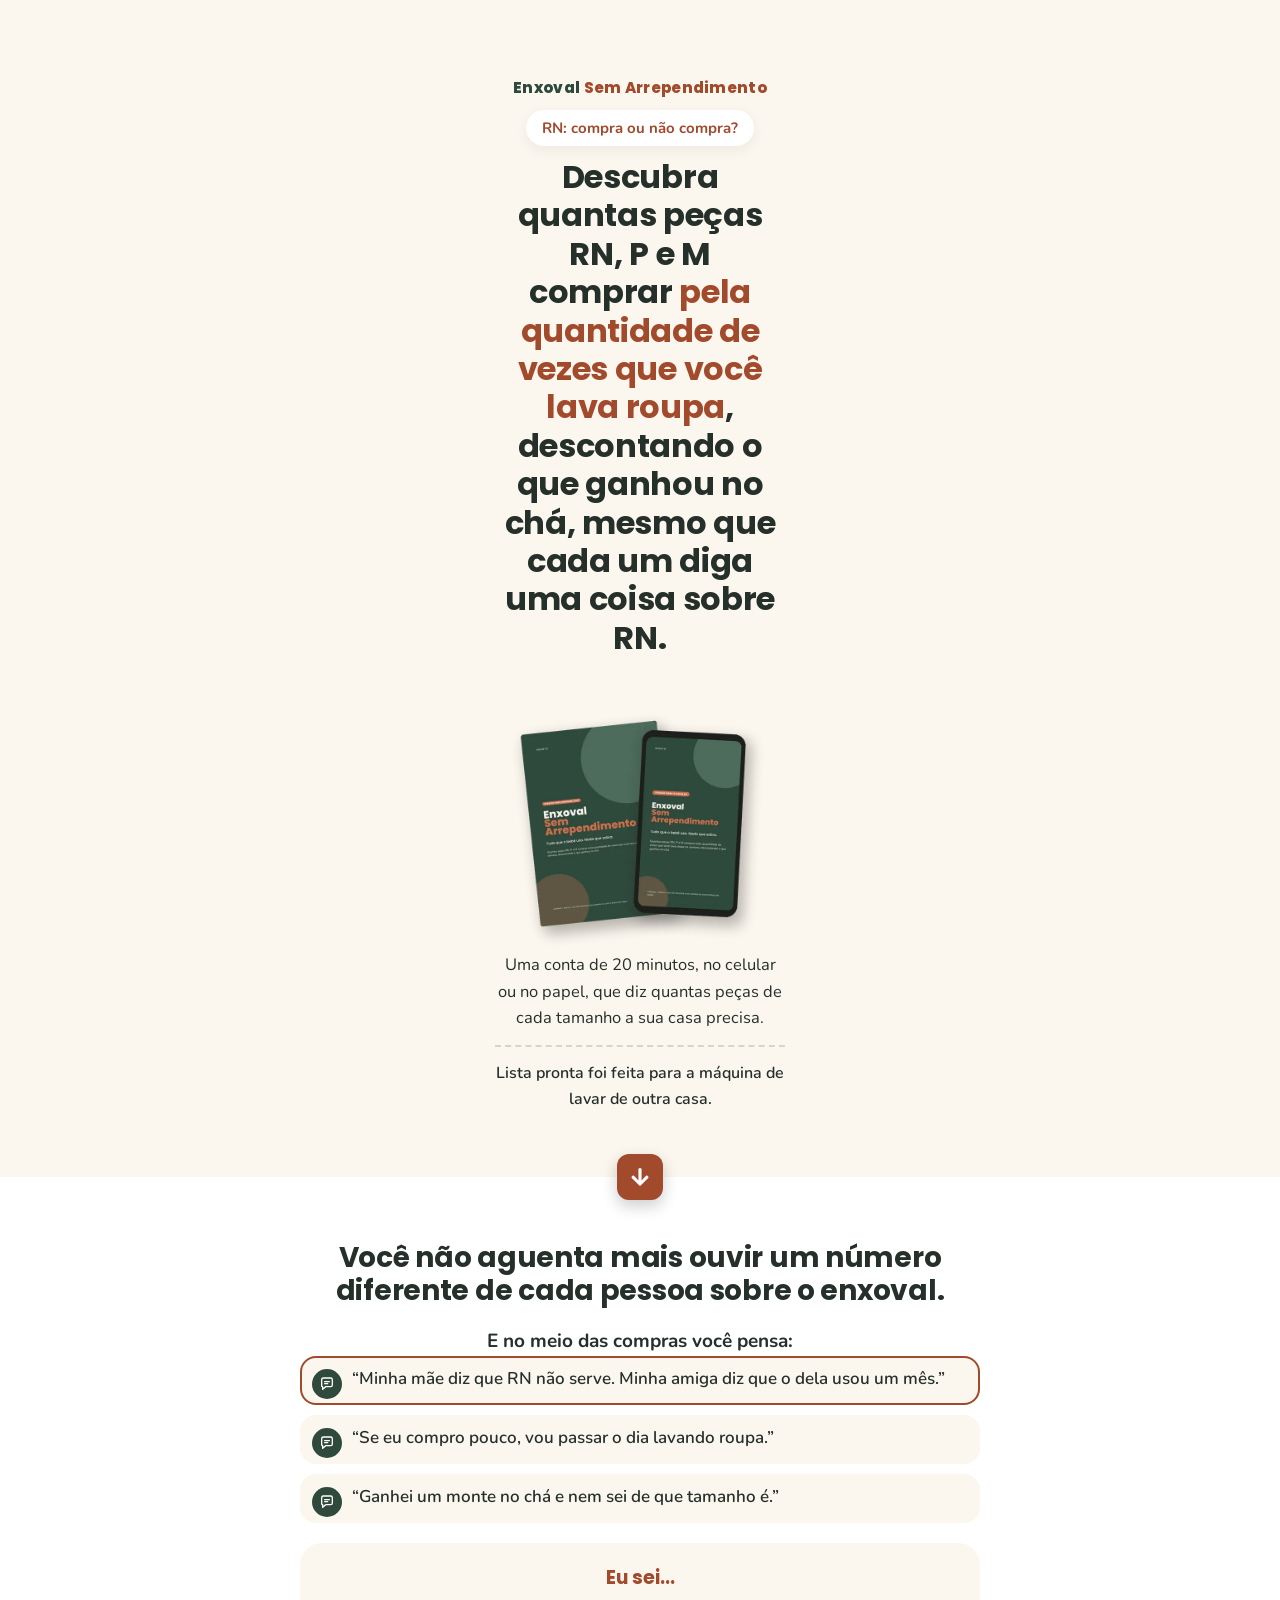
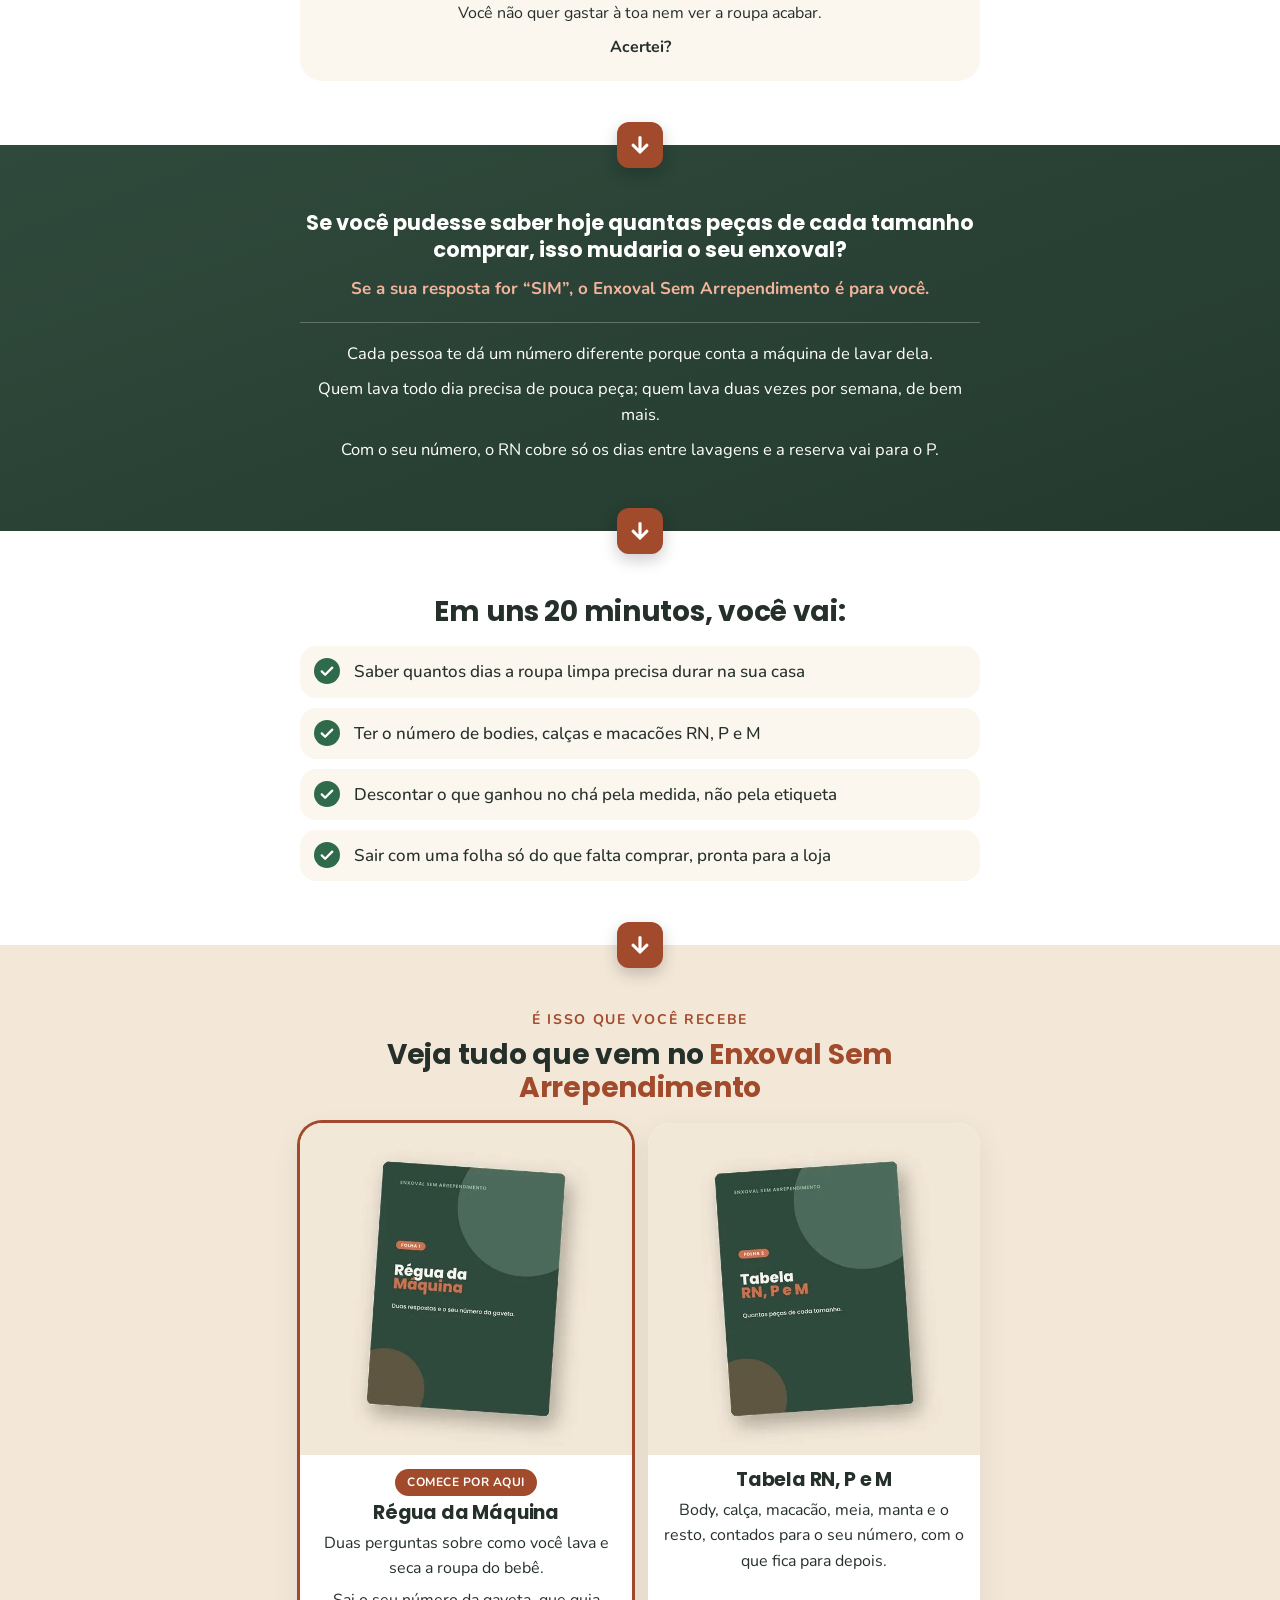
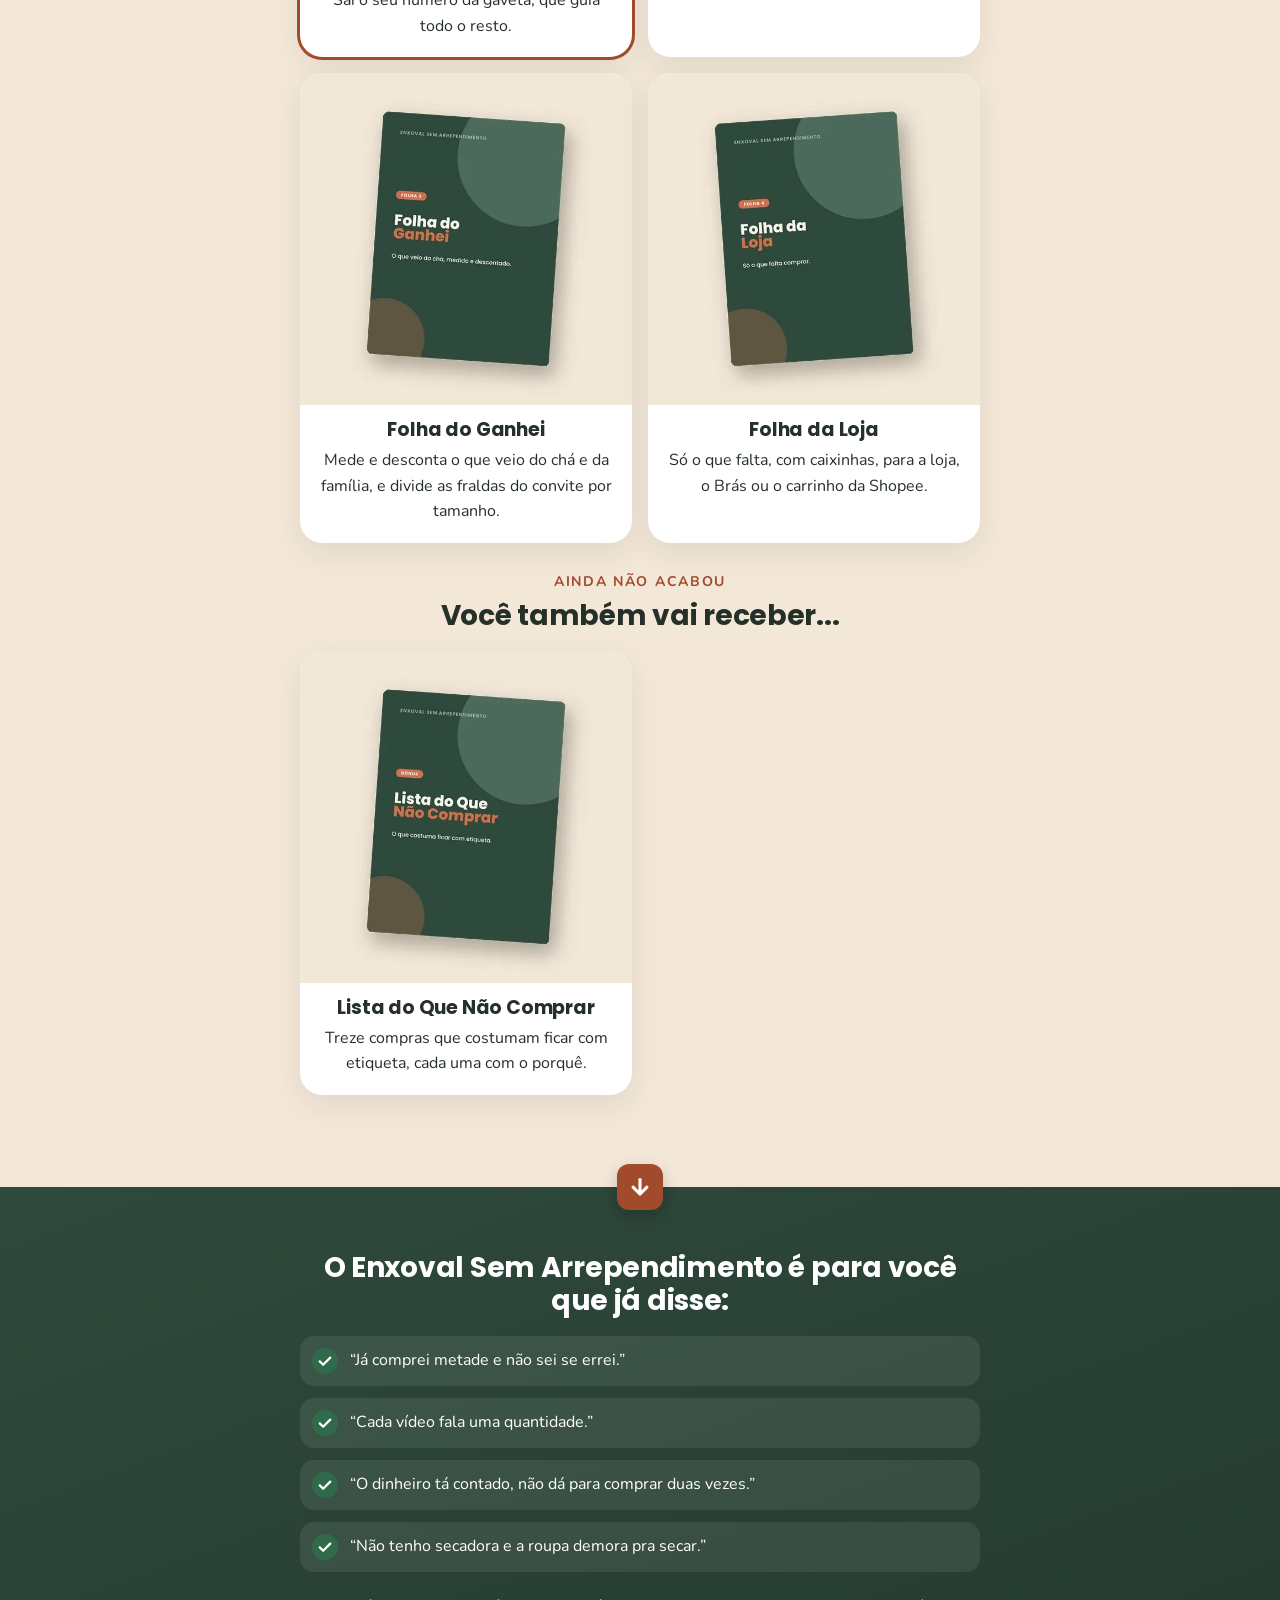
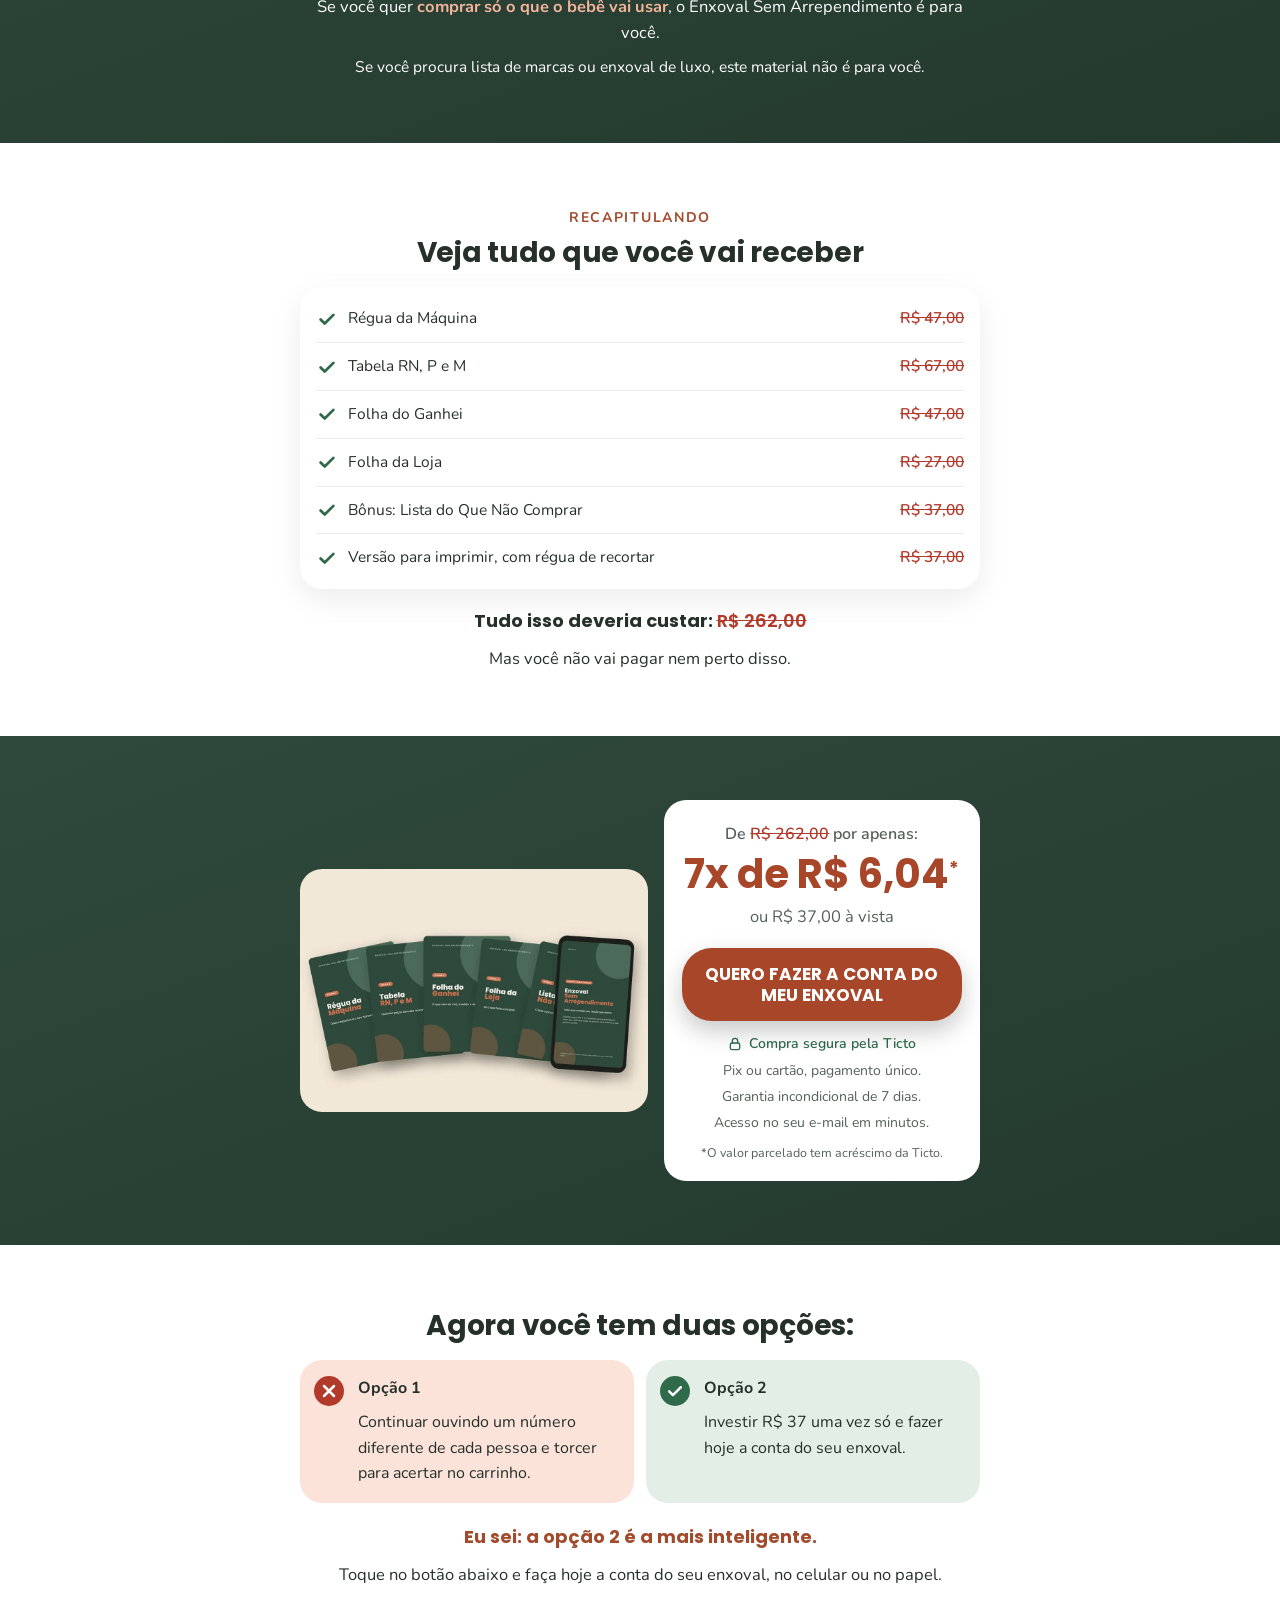
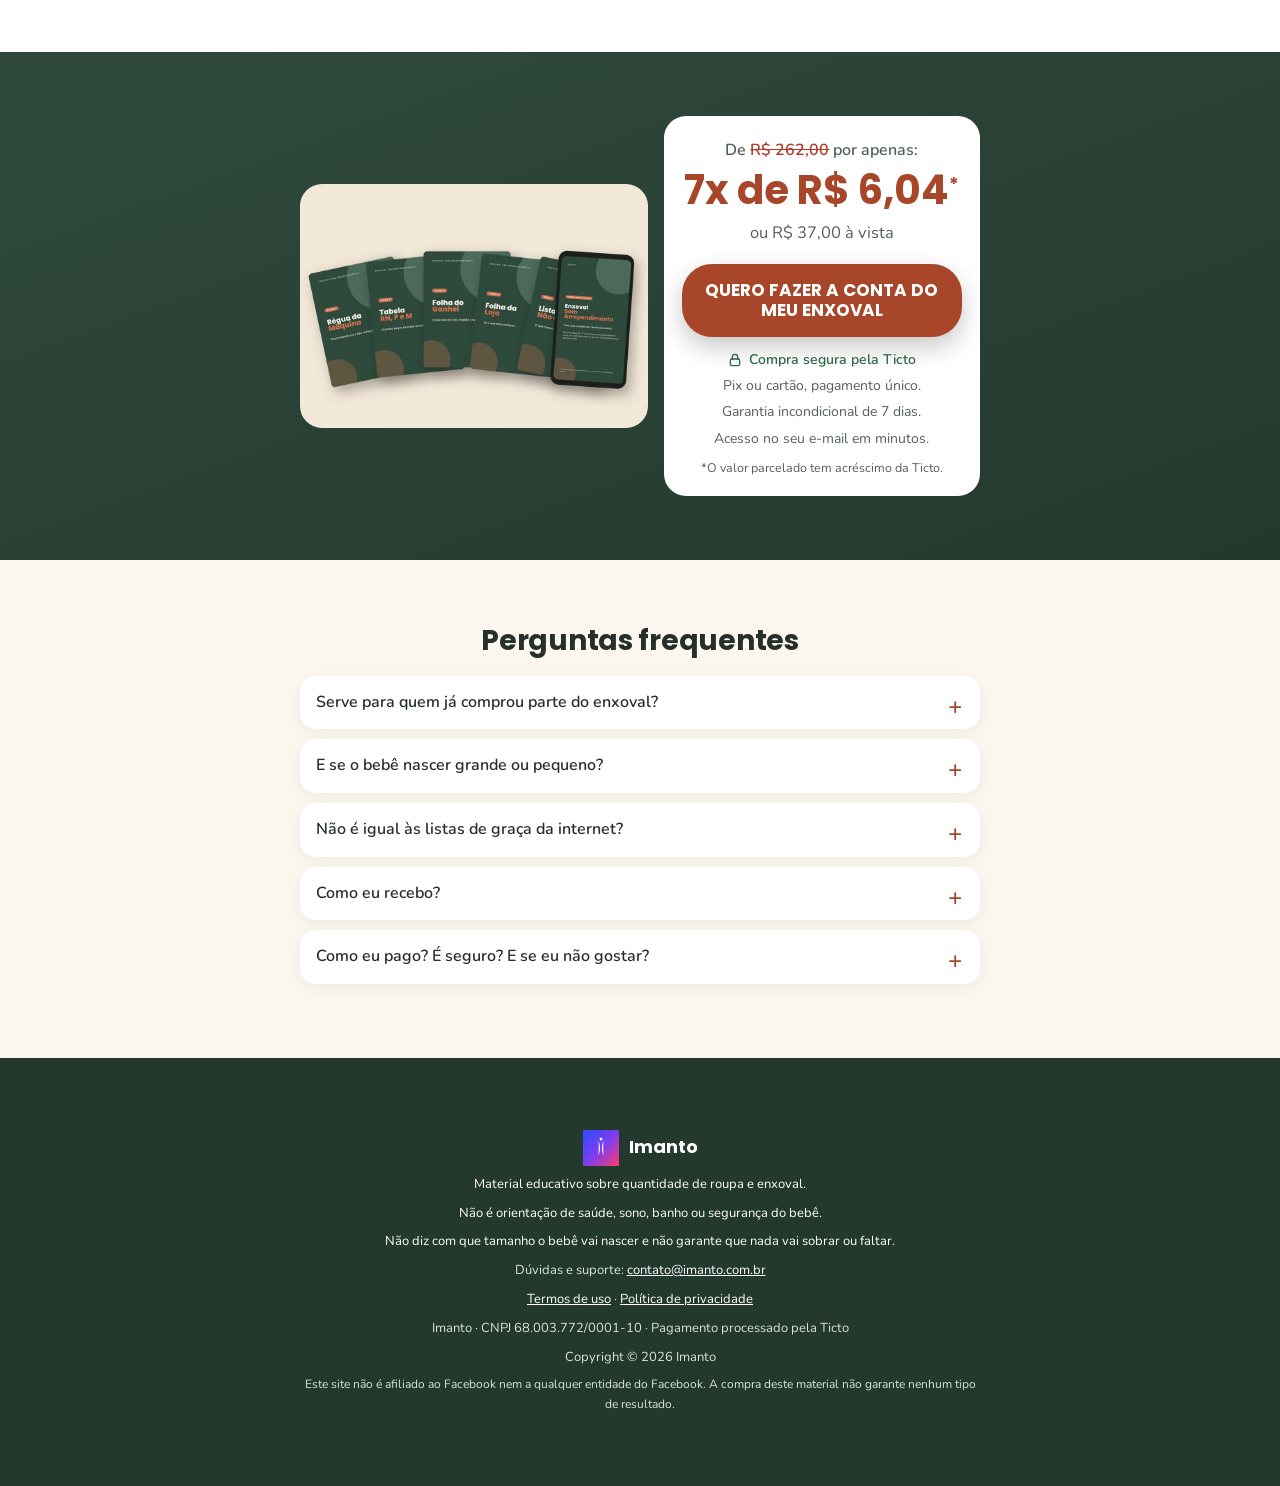
<file: enxoval/index.html>
<!doctype html>
<html lang="pt-BR">
<head>

<meta charset="utf-8">
<meta name="viewport" content="width=device-width, initial-scale=1, viewport-fit=cover">
<title>Enxoval Sem Arrependimento | Quantas peças RN, P e M comprar</title>
<meta name="description" content="Quantas peças RN, P e M comprar pela quantidade de vezes que você lava roupa na semana, descontando o que ganhou no chá. R$ 37, garantia de 7 dias.">
<meta name="robots" content="noindex, nofollow">
<link rel="canonical" href="https://imanto.com.br/enxoval/">
<meta property="og:title" content="Enxoval Sem Arrependimento | Quantas peças RN, P e M comprar"><meta property="og:description" content="Quantas peças RN, P e M comprar pela quantidade de vezes que você lava roupa na semana, descontando o que ganhou no chá. R$ 37, garantia de 7 dias.">
<meta property="og:image" content="https://imanto.com.br/enxoval/img/og.jpg">
<meta name="theme-color" content="#FBF6EE">
<!-- Gerada por .claude/skills/pagina-vendas (14 blocos, apostila LTM 2.0 + padrões do Virtus). Fonte: /Users/matheusnattan/Imanto-OS/clientes/matheus/ofertas/enxoval-sem-exagero/paginas-imanto/_build/conteudo.py · página enxoval -->
<link rel="preconnect" href="https://fonts.googleapis.com"><link rel="preconnect" href="https://fonts.gstatic.com" crossorigin>
<link href="https://fonts.googleapis.com/css2?family=Nunito:wght@400;600;700;800&family=Poppins:wght@700;800&display=swap" rel="stylesheet">

<style>:root{--claro:#FBF6EE;--branco:#FFFFFF;--suave:#F3E8D8;--texto:#26302B;--apoio:#55605A;--destaque:#A24A2C;--escuro1:#2F4A3C;--escuro2:#24392E;--destaque_escuro:#F2B49B;--cta:#A8462A;--cta2:#8E3A22;--ok:#2F6B4A;--nao:#B23A2B;--op1:#FBE3DA;--op2:#E3EEE6;--rodape:#24392E;--rodape_texto:#D9E3DB;--fonte-t:Poppins,-apple-system,BlinkMacSystemFont,"Segoe UI",Roboto,sans-serif;--fonte-c:Nunito,-apple-system,BlinkMacSystemFont,"Segoe UI",Roboto,sans-serif;--raio:22px;--raio-m:16px}

*{box-sizing:border-box;margin:0;padding:0}html{-webkit-text-size-adjust:100%;scroll-behavior:smooth}
body{background:var(--claro);color:var(--texto);font-family:var(--fonte-c);font-size:16px;line-height:1.6;-webkit-font-smoothing:antialiased;overflow-x:hidden}
img{max-width:100%;height:auto;display:block}a{color:inherit}
.demo{background:#FFE08A;color:#3A2A00;font-size:12.5px;font-weight:600;text-align:center;padding:6px 12px;line-height:1.35}
.ico{width:22px;height:22px}
.w{max-width:520px;margin:0 auto;padding:0 20px}
.sec{padding:44px 0}.claro{background:var(--claro)}.branco{background:var(--branco)}.suave{background:var(--suave)}
.escuro{background:linear-gradient(160deg,var(--escuro1) 0%,var(--escuro2) 100%);color:#fff}
h1,h2,h3{font-family:var(--fonte-t);font-weight:700;line-height:1.2;letter-spacing:-.01em}
h1{font-size:25px;text-align:center}h2{font-size:23px;text-align:center;margin-bottom:18px}h3{font-size:19px}
h1 em,h2 em{font-style:normal;color:var(--destaque)}.escuro h2 em{color:var(--destaque_escuro)}
p+p{margin-top:8px}
.hero{padding-top:18px}
.sobrancelha{text-align:center;font-weight:700;color:var(--destaque);font-size:15px;background:var(--branco);display:table;margin:10px auto 12px;padding:6px 16px;border-radius:999px;box-shadow:0 4px 14px rgba(0,0,0,.06)}
.sub{text-align:center;font-size:16.5px}.sub:first-of-type{margin-top:16px}.sub strong{color:var(--destaque)}
.ponte{text-align:center;font-weight:600;margin-top:14px;padding-top:14px;border-top:2px dashed rgba(0,0,0,.14)}
.btn{position:relative;overflow:hidden;display:flex;align-items:center;justify-content:center;width:100%;max-width:460px;min-height:60px;margin:18px auto 0;padding:16px 22px;border-radius:30px;background:var(--cta);color:#fff;text-align:center;text-decoration:none;font-family:var(--fonte-t);font-weight:700;font-size:17px;line-height:1.2;box-shadow:0 10px 24px rgba(0,0,0,.22);transition:transform .15s,background .15s}
.btn:active{transform:scale(.985)}.btn:hover{background:var(--cta2)}.btn span{position:relative;z-index:1}
.btn:after{content:"";position:absolute;top:-20%;left:-30%;width:28%;height:140%;background:linear-gradient(100deg,rgba(255,255,255,0),rgba(255,255,255,.35),rgba(255,255,255,0));transform:skewX(-20deg);animation:brilho 3.2s ease-in-out infinite}
@keyframes brilho{0%{left:-40%;opacity:0}12%{opacity:1}45%{left:130%;opacity:1}50%{opacity:0}100%{left:130%;opacity:0}}
@media (prefers-reduced-motion:reduce){.btn:after{display:none}}
.pensa{text-align:center;font-weight:700;font-size:19px}.nota-fonte{text-align:center;font-size:13.5px;color:var(--apoio);margin:2px 0 14px!important}
.coms{display:grid;gap:10px}.com{background:var(--claro);border-radius:var(--raio-m);padding:12px 14px 10px 52px;position:relative}
.com:first-child{box-shadow:inset 0 0 0 2px var(--destaque)}
.com-av{position:absolute;left:12px;top:13px;width:30px;height:30px;border-radius:50%;background:var(--escuro1);color:#fff;display:flex;align-items:center;justify-content:center}.com-av .ico{width:16px;height:16px}
.com-t{font-weight:600;font-size:17px;line-height:1.35}.com-c{display:flex;align-items:center;gap:5px;font-size:13px;color:var(--apoio);margin-top:4px!important}.com-c .ico{width:14px;height:14px;color:var(--destaque)}
.alerta{margin-top:20px;background:var(--claro);border-radius:var(--raio);padding:20px;text-align:center}.eusei{font-family:var(--fonte-t);font-weight:700;font-size:19px;color:var(--destaque)}
.pergunta{text-align:center;font-family:var(--fonte-t);font-weight:700;font-size:21px;line-height:1.3}
.sim{text-align:center;font-weight:700;font-size:17px;color:var(--destaque_escuro);margin-top:12px!important}
.porque{text-align:center;margin:20px 0 4px;padding-top:18px;border-top:1px solid rgba(255,255,255,.25);font-size:16.5px}
.h2-passos{margin-top:30px}
.passos{display:grid;gap:16px}.passo{background:var(--branco);color:var(--texto);border-radius:var(--raio);overflow:hidden;padding:0 0 18px;text-align:center}
.passo h3,.passo p{padding:0 16px}.pn{color:var(--cta)!important;font-weight:700;font-size:13px!important;text-transform:uppercase;letter-spacing:.6px;margin-top:14px}
.benef,.checks,.recap{list-style:none}
.benef{display:grid;gap:10px}.benef li{display:grid;grid-template-columns:30px 1fr;gap:10px;align-items:start;font-size:17px;font-weight:500;background:var(--claro);border-radius:var(--raio-m);padding:12px 14px}
.benef .ico{width:26px;height:26px;padding:4px;border-radius:50%;background:var(--ok);color:#fff;stroke-width:3}
.tarja{display:block;color:var(--destaque);font-weight:700;font-size:14px;letter-spacing:.12em;text-transform:uppercase;text-align:center;margin:0 auto 6px}
.h2b{margin-bottom:18px}.ents{display:grid;gap:16px;margin-bottom:28px}
.ent{background:var(--branco);border-radius:var(--raio);overflow:hidden;padding:0 0 18px;box-shadow:0 10px 30px rgba(0,0,0,.08);text-align:center}
.ent img{width:100%;aspect-ratio:1;object-fit:cover}.ent h3,.ent p{padding:0 16px}.ent h3{margin-top:14px}.ent p{margin-top:6px}
.ent.destaque{box-shadow:0 0 0 3px var(--destaque),0 10px 30px rgba(0,0,0,.08)}
.ent-tag{display:inline-block;margin:14px auto 0!important;background:var(--destaque);color:#fff;font-size:12px!important;font-weight:700;letter-spacing:.5px;text-transform:uppercase;border-radius:999px;padding:4px 12px!important}.ent-tag+h3{margin-top:6px}
.checks{display:grid;gap:12px}.checks li{display:grid;grid-template-columns:28px 1fr;gap:10px;align-items:start;background:rgba(255,255,255,.08);border-radius:14px;padding:12px}
.checks .ico{width:26px;height:26px;padding:4px;border-radius:50%;background:var(--ok);color:#fff;stroke-width:3}
.fecho{text-align:center;font-size:16.5px;margin-top:22px!important}.escuro .fecho strong{color:var(--destaque_escuro)}.fecho2{text-align:center;font-size:16.5px;margin-top:10px!important}
.filtro{text-align:center;font-size:15.5px}.filtro:first-of-type{margin-top:14px;border-top:1px solid rgba(255,255,255,.3);padding-top:14px}
.recap{background:var(--branco);border-radius:var(--raio);padding:8px 16px;box-shadow:0 10px 30px rgba(0,0,0,.08)}
.recap li{display:grid;grid-template-columns:24px 1fr auto;gap:8px;align-items:center;padding:11px 0;border-bottom:1px solid rgba(0,0,0,.07);font-size:15.5px}.recap li:last-child{border-bottom:0}
.recap .ico{width:22px;height:22px;color:var(--ok);stroke-width:3}.recap s,.total s{color:var(--nao);font-weight:600;white-space:nowrap}
.total{text-align:center;font-family:var(--fonte-t);font-weight:700;font-size:18px;margin-top:18px}
.preco{display:grid;gap:16px}.tudao-foto{width:100%;border-radius:var(--raio)}
.preco-card{background:var(--branco);color:var(--texto);border-radius:var(--raio);padding:22px 18px 18px;text-align:center}
.de{font-weight:600;color:var(--apoio)}.de s{color:var(--nao)}.parcela{font-family:var(--fonte-t);font-size:40px;font-weight:700;line-height:1.1;color:var(--cta);margin:4px 0}.parcela sup{font-size:18px}.avista{font-size:16.5px;color:var(--apoio)}
.seguro{display:flex;align-items:center;justify-content:center;gap:6px;font-size:14px;font-weight:600;color:var(--ok);margin-top:12px!important}.seguro .ico{width:16px;height:16px}
.micro{font-size:14px;color:var(--apoio);margin-top:4px}.asterisco{font-size:12.5px;color:var(--apoio);margin-top:8px}
.ops{display:grid;gap:12px}.op{border-radius:var(--raio);padding:16px 16px 16px 58px;position:relative}.op.um{background:var(--op1)}.op.dois{background:var(--op2)}
.op .ico.o{position:absolute;left:14px;top:16px;width:30px;height:30px;padding:5px;border-radius:50%;color:#fff;stroke-width:3}.op.um .ico.o{background:var(--nao)}.op.dois .ico.o{background:var(--ok)}
.ot{font-weight:700}.eusei2{text-align:center;font-family:var(--fonte-t);font-weight:700;font-size:18px;margin-top:20px;color:var(--destaque)}
.autor{display:grid;gap:16px;justify-items:center;text-align:center}.foto-autor{width:170px;height:170px;border-radius:50%;object-fit:cover;border:5px solid #fff;box-shadow:0 10px 30px rgba(0,0,0,.12)}
.sec-autor{padding-top:56px;padding-bottom:96px}.autor h2{margin-bottom:2px}.cargo{color:var(--destaque);font-weight:600;margin-bottom:10px}
details{background:var(--branco);border-radius:var(--raio-m);padding:14px 16px;margin-bottom:10px;box-shadow:0 4px 14px rgba(0,0,0,.05)}
summary{font-weight:600;cursor:pointer;list-style:none;position:relative;padding-right:28px}summary::-webkit-details-marker{display:none}
summary:after{content:"+";position:absolute;right:2px;top:-3px;font-size:24px;color:var(--destaque)}details[open] summary:after{content:"-"}details p{margin-top:8px;color:var(--apoio);font-size:15.5px}
.rodape{background:var(--rodape);color:var(--rodape_texto);font-size:13px;text-align:center}.rodape p{margin:8px 0}.rodape a{color:#fff}.aviso{color:#fff}.fb{font-size:12px}
.seta{position:relative;height:0;z-index:5;display:flex;justify-content:center}.seta span{position:absolute;top:-23px;width:46px;height:46px;border-radius:12px;display:flex;align-items:center;justify-content:center;background:var(--destaque);box-shadow:0 6px 16px rgba(0,0,0,.2);animation:pulo 1.8s ease-in-out infinite}.seta svg{width:20px;height:20px;fill:#fff}
@keyframes pulo{0%,100%{transform:translateY(0)}50%{transform:translateY(6px)}}@media (prefers-reduced-motion:reduce){.seta span{animation:none}}
@media (min-width:760px){h1{font-size:32px}h2{font-size:28px}.w{max-width:720px}.sec{padding:64px 0}.passos{grid-template-columns:repeat(3,1fr)}.ents{grid-template-columns:repeat(2,1fr)}.ops{grid-template-columns:1fr 1fr}.preco{grid-template-columns:1.1fr 1fr;align-items:center}.autor{grid-template-columns:200px 1fr;text-align:left;justify-items:start}.autor .tarja{text-align:left;margin-left:0}}

.marca-topo{text-align:center;font-family:var(--fonte-t);font-weight:800;font-size:15px;letter-spacing:.02em;color:var(--escuro1)}.marca-topo span{color:var(--destaque)}
.hero{margin:12px auto 0;max-width:330px}
.marca-imanto{display:flex;align-items:center;justify-content:center;gap:10px;font-family:var(--fonte-t);font-weight:700;font-size:18px;color:#fff}.marca-imanto img{width:36px;height:36px}
</style>
</head>
<body>

<!-- BLOCO 1 -->
<header class="sec claro hero" id="topo"><div class="w">
  <p class="marca-topo">Enxoval <span>Sem Arrependimento</span></p>
  <p class="sobrancelha">RN: compra ou não compra?</p>
  <h1>Descubra quantas peças RN, P e M comprar <em>pela quantidade de vezes que você lava roupa</em>, descontando o que ganhou no chá, mesmo que cada um diga uma coisa sobre RN.</h1>
  <figure class="hero"><img src="img/hero.webp" alt="O Enxoval Sem Arrependimento aberto no celular e impresso em A4" width="700" height="640" fetchpriority="high"></figure>
  <p class="sub">Uma conta de 20 minutos, no celular ou no papel, que diz quantas peças de cada tamanho a sua casa precisa.</p>
  
  <p class="ponte">Lista pronta foi feita para a máquina de lavar de outra casa.</p>
</div></header>
<div class="seta" aria-hidden="true"><span><svg viewBox="0 0 448 512"><path d="M413.1 222.5l22.2 22.2c9.4 9.4 9.4 24.6 0 33.9L241 473c-9.4 9.4-24.6 9.4-33.9 0L12.7 278.6c-9.4-9.4-9.4-24.6 0-33.9l22.2-22.2c9.5-9.5 25-9.3 34.3.4L184 343.4V56c0-13.3 10.7-24 24-24h32c13.3 0 24 10.7 24 24v287.4l114.8-120.5c9.3-9.8 24.8-10 34.3-.4z"/></svg></span></div>
<!-- BLOCO 2: removido de propósito (sem prova social real: apostila p. 80; R-05) -->
<!-- BLOCO 3 -->
<section class="sec branco"><div class="w">
 <h2>Você não aguenta mais ouvir um número diferente de cada pessoa sobre o enxoval.</h2>
 <p class="pensa">E no meio das compras você pensa:</p>
 
 <div class="coms"><div class="com"><span class="com-av"><svg class="ico" viewBox="0 0 24 24" fill="none" stroke="currentColor" stroke-width="2" stroke-linecap="round" stroke-linejoin="round" aria-hidden="true"><path d="M4 5.5A2.5 2.5 0 0 1 6.5 3h11A2.5 2.5 0 0 1 20 5.5v8a2.5 2.5 0 0 1-2.5 2.5H10l-4.5 4v-4h0A1.5 1.5 0 0 1 4 14.5z"/><path d="M8.5 8.5h7M8.5 11.5h4.5"/></svg></span><p class="com-t">“Minha mãe diz que RN não serve. Minha amiga diz que o dela usou um mês.”</p><p class="com-c"></p></div><div class="com"><span class="com-av"><svg class="ico" viewBox="0 0 24 24" fill="none" stroke="currentColor" stroke-width="2" stroke-linecap="round" stroke-linejoin="round" aria-hidden="true"><path d="M4 5.5A2.5 2.5 0 0 1 6.5 3h11A2.5 2.5 0 0 1 20 5.5v8a2.5 2.5 0 0 1-2.5 2.5H10l-4.5 4v-4h0A1.5 1.5 0 0 1 4 14.5z"/><path d="M8.5 8.5h7M8.5 11.5h4.5"/></svg></span><p class="com-t">“Se eu compro pouco, vou passar o dia lavando roupa.”</p><p class="com-c"></p></div><div class="com"><span class="com-av"><svg class="ico" viewBox="0 0 24 24" fill="none" stroke="currentColor" stroke-width="2" stroke-linecap="round" stroke-linejoin="round" aria-hidden="true"><path d="M4 5.5A2.5 2.5 0 0 1 6.5 3h11A2.5 2.5 0 0 1 20 5.5v8a2.5 2.5 0 0 1-2.5 2.5H10l-4.5 4v-4h0A1.5 1.5 0 0 1 4 14.5z"/><path d="M8.5 8.5h7M8.5 11.5h4.5"/></svg></span><p class="com-t">“Ganhei um monte no chá e nem sei de que tamanho é.”</p><p class="com-c"></p></div></div>
 <div class="alerta"><p class="eusei">Eu sei...</p><p>Você não quer gastar à toa nem ver a roupa acabar.</p><p><strong>Acertei?</strong></p></div>
</div></section>
<div class="seta" aria-hidden="true"><span><svg viewBox="0 0 448 512"><path d="M413.1 222.5l22.2 22.2c9.4 9.4 9.4 24.6 0 33.9L241 473c-9.4 9.4-24.6 9.4-33.9 0L12.7 278.6c-9.4-9.4-9.4-24.6 0-33.9l22.2-22.2c9.5-9.5 25-9.3 34.3.4L184 343.4V56c0-13.3 10.7-24 24-24h32c13.3 0 24 10.7 24 24v287.4l114.8-120.5c9.3-9.8 24.8-10 34.3-.4z"/></svg></span></div>
<!-- BLOCO 4 -->
<section class="sec escuro"><div class="w">
 <p class="pergunta">Se você pudesse saber hoje quantas peças de cada tamanho comprar, isso mudaria o seu enxoval?</p>
 <p class="sim">Se a sua resposta for “SIM”, o Enxoval Sem Arrependimento é para você.</p>
 <div class="porque"><p>Cada pessoa te dá um número diferente porque conta a máquina de lavar dela.</p><p>Quem lava todo dia precisa de pouca peça; quem lava duas vezes por semana, de bem mais.</p><p>Com o seu número, o RN cobre só os dias entre lavagens e a reserva vai para o P.</p></div>
 
</div></section>
<div class="seta" aria-hidden="true"><span><svg viewBox="0 0 448 512"><path d="M413.1 222.5l22.2 22.2c9.4 9.4 9.4 24.6 0 33.9L241 473c-9.4 9.4-24.6 9.4-33.9 0L12.7 278.6c-9.4-9.4-9.4-24.6 0-33.9l22.2-22.2c9.5-9.5 25-9.3 34.3.4L184 343.4V56c0-13.3 10.7-24 24-24h32c13.3 0 24 10.7 24 24v287.4l114.8-120.5c9.3-9.8 24.8-10 34.3-.4z"/></svg></span></div>
<!-- BLOCO 5 -->
<section class="sec branco"><div class="w"><h2>Em uns 20 minutos, você vai:</h2>
 <ul class="benef"><li><svg class="ico" viewBox="0 0 24 24" fill="none" stroke="currentColor" stroke-width="2" stroke-linecap="round" stroke-linejoin="round" aria-hidden="true"><path d="M5 12.5l4.5 4.5L19 7.5"/></svg><span>Saber quantos dias a roupa limpa precisa durar na sua casa</span></li><li><svg class="ico" viewBox="0 0 24 24" fill="none" stroke="currentColor" stroke-width="2" stroke-linecap="round" stroke-linejoin="round" aria-hidden="true"><path d="M5 12.5l4.5 4.5L19 7.5"/></svg><span>Ter o número de bodies, calças e macacões RN, P e M</span></li><li><svg class="ico" viewBox="0 0 24 24" fill="none" stroke="currentColor" stroke-width="2" stroke-linecap="round" stroke-linejoin="round" aria-hidden="true"><path d="M5 12.5l4.5 4.5L19 7.5"/></svg><span>Descontar o que ganhou no chá pela medida, não pela etiqueta</span></li><li><svg class="ico" viewBox="0 0 24 24" fill="none" stroke="currentColor" stroke-width="2" stroke-linecap="round" stroke-linejoin="round" aria-hidden="true"><path d="M5 12.5l4.5 4.5L19 7.5"/></svg><span>Sair com uma folha só do que falta comprar, pronta para a loja</span></li></ul></div></section>
<div class="seta" aria-hidden="true"><span><svg viewBox="0 0 448 512"><path d="M413.1 222.5l22.2 22.2c9.4 9.4 9.4 24.6 0 33.9L241 473c-9.4 9.4-24.6 9.4-33.9 0L12.7 278.6c-9.4-9.4-9.4-24.6 0-33.9l22.2-22.2c9.5-9.5 25-9.3 34.3.4L184 343.4V56c0-13.3 10.7-24 24-24h32c13.3 0 24 10.7 24 24v287.4l114.8-120.5c9.3-9.8 24.8-10 34.3-.4z"/></svg></span></div>
<!-- BLOCO 6 -->
<section class="sec suave"><div class="w"><p class="tarja">É isso que você recebe</p><h2>Veja tudo que vem no <em>Enxoval Sem Arrependimento</em></h2>
 <div class="ents"><div class="ent destaque"><img src="img/m-regua.webp" alt="Mockup Régua da Máquina" width="700" height="700" loading="lazy"><p class="ent-tag">comece por aqui</p><h3>Régua da Máquina</h3><p>Duas perguntas sobre como você lava e seca a roupa do bebê.</p><p>Sai o seu número da gaveta, que guia todo o resto.</p></div><div class="ent"><img src="img/m-tabela.webp" alt="Mockup Tabela RN, P e M" width="700" height="700" loading="lazy"><h3>Tabela RN, P e M</h3><p>Body, calça, macacão, meia, manta e o resto, contados para o seu número, com o que fica para depois.</p></div><div class="ent"><img src="img/m-ganhei.webp" alt="Mockup Folha do Ganhei" width="700" height="700" loading="lazy"><h3>Folha do Ganhei</h3><p>Mede e desconta o que veio do chá e da família, e divide as fraldas do convite por tamanho.</p></div><div class="ent"><img src="img/m-loja.webp" alt="Mockup Folha da Loja" width="700" height="700" loading="lazy"><h3>Folha da Loja</h3><p>Só o que falta, com caixinhas, para a loja, o Brás ou o carrinho da Shopee.</p></div></div><p class="tarja">Ainda não acabou</p><h2 class="h2b">Você também vai receber...</h2><div class="ents"><div class="ent"><img src="img/m-naocomprar.webp" alt="Mockup Lista do Que Não Comprar" width="700" height="700" loading="lazy"><h3>Lista do Que Não Comprar</h3><p>Treze compras que costumam ficar com etiqueta, cada uma com o porquê.</p></div></div></div></section>
<div class="seta" aria-hidden="true"><span><svg viewBox="0 0 448 512"><path d="M413.1 222.5l22.2 22.2c9.4 9.4 9.4 24.6 0 33.9L241 473c-9.4 9.4-24.6 9.4-33.9 0L12.7 278.6c-9.4-9.4-9.4-24.6 0-33.9l22.2-22.2c9.5-9.5 25-9.3 34.3.4L184 343.4V56c0-13.3 10.7-24 24-24h32c13.3 0 24 10.7 24 24v287.4l114.8-120.5c9.3-9.8 24.8-10 34.3-.4z"/></svg></span></div>
<!-- BLOCO 7 -->
<section class="sec escuro"><div class="w"><h2>O Enxoval Sem Arrependimento é para você que já disse:</h2>
 <ul class="checks"><li><svg class="ico" viewBox="0 0 24 24" fill="none" stroke="currentColor" stroke-width="2" stroke-linecap="round" stroke-linejoin="round" aria-hidden="true"><path d="M5 12.5l4.5 4.5L19 7.5"/></svg><span>“Já comprei metade e não sei se errei.”</span></li><li><svg class="ico" viewBox="0 0 24 24" fill="none" stroke="currentColor" stroke-width="2" stroke-linecap="round" stroke-linejoin="round" aria-hidden="true"><path d="M5 12.5l4.5 4.5L19 7.5"/></svg><span>“Cada vídeo fala uma quantidade.”</span></li><li><svg class="ico" viewBox="0 0 24 24" fill="none" stroke="currentColor" stroke-width="2" stroke-linecap="round" stroke-linejoin="round" aria-hidden="true"><path d="M5 12.5l4.5 4.5L19 7.5"/></svg><span>“O dinheiro tá contado, não dá para comprar duas vezes.”</span></li><li><svg class="ico" viewBox="0 0 24 24" fill="none" stroke="currentColor" stroke-width="2" stroke-linecap="round" stroke-linejoin="round" aria-hidden="true"><path d="M5 12.5l4.5 4.5L19 7.5"/></svg><span>“Não tenho secadora e a roupa demora pra secar.”</span></li></ul>
 <p class="fecho">Se você quer <strong>comprar só o que o bebê vai usar</strong>, o Enxoval Sem Arrependimento é para você.</p><p class="filtro">Se você procura lista de marcas ou enxoval de luxo, este material não é para você.</p></div></section>
<!-- BLOCO 8 -->
<section class="sec branco"><div class="w"><p class="tarja">Recapitulando</p><h2>Veja tudo que você vai receber</h2>
 <ul class="recap"><li><svg class="ico" viewBox="0 0 24 24" fill="none" stroke="currentColor" stroke-width="2" stroke-linecap="round" stroke-linejoin="round" aria-hidden="true"><path d="M5 12.5l4.5 4.5L19 7.5"/></svg><span>Régua da Máquina</span><s>R$&nbsp;47,00</s></li><li><svg class="ico" viewBox="0 0 24 24" fill="none" stroke="currentColor" stroke-width="2" stroke-linecap="round" stroke-linejoin="round" aria-hidden="true"><path d="M5 12.5l4.5 4.5L19 7.5"/></svg><span>Tabela RN, P e M</span><s>R$&nbsp;67,00</s></li><li><svg class="ico" viewBox="0 0 24 24" fill="none" stroke="currentColor" stroke-width="2" stroke-linecap="round" stroke-linejoin="round" aria-hidden="true"><path d="M5 12.5l4.5 4.5L19 7.5"/></svg><span>Folha do Ganhei</span><s>R$&nbsp;47,00</s></li><li><svg class="ico" viewBox="0 0 24 24" fill="none" stroke="currentColor" stroke-width="2" stroke-linecap="round" stroke-linejoin="round" aria-hidden="true"><path d="M5 12.5l4.5 4.5L19 7.5"/></svg><span>Folha da Loja</span><s>R$&nbsp;27,00</s></li><li><svg class="ico" viewBox="0 0 24 24" fill="none" stroke="currentColor" stroke-width="2" stroke-linecap="round" stroke-linejoin="round" aria-hidden="true"><path d="M5 12.5l4.5 4.5L19 7.5"/></svg><span>Bônus: Lista do Que Não Comprar</span><s>R$&nbsp;37,00</s></li><li><svg class="ico" viewBox="0 0 24 24" fill="none" stroke="currentColor" stroke-width="2" stroke-linecap="round" stroke-linejoin="round" aria-hidden="true"><path d="M5 12.5l4.5 4.5L19 7.5"/></svg><span>Versão para imprimir, com régua de recortar</span><s>R$&nbsp;37,00</s></li></ul>
 <p class="total">Tudo isso deveria custar: <s>R$&nbsp;262,00</s></p><p class="fecho2">Mas você não vai pagar nem perto disso.</p>
</div></section>
<!-- BLOCO 9 -->
<section class="sec escuro" id="oferta"><div class="w"><div class="preco">
  <img class="tudao-foto" src="img/tudao.webp" alt="As quatro folhas e o bônus do Enxoval Sem Arrependimento" width="1000" height="1000" loading="lazy">
  <div class="preco-card">
    <p class="de">De <s>R$&nbsp;262,00</s> por apenas:</p>
    <p class="parcela">7x de R$&nbsp;6,04<sup>*</sup></p>
    <p class="avista">ou R$&nbsp;37,00 à vista</p>
    <a class="btn" href="https://payment.ticto.app/O64EAB966?src=esa_imanto&amp;sck=esa_imanto_oferta" data-cta="oferta" data-checkout="1"><span>QUERO FAZER A CONTA DO MEU ENXOVAL</span></a>
    <p class="seguro"><svg class="ico" viewBox="0 0 24 24" fill="none" stroke="currentColor" stroke-width="2" stroke-linecap="round" stroke-linejoin="round" aria-hidden="true"><rect x="5" y="10.5" width="14" height="10" rx="2.5"/><path d="M8 10.5V7.5a4 4 0 0 1 8 0v3"/></svg>Compra segura pela Ticto</p>
    <p class="micro">Pix ou cartão, pagamento único.</p><p class="micro">Garantia incondicional de 7 dias.</p><p class="micro">Acesso no seu e-mail em minutos.</p>
    <p class="asterisco">*O valor parcelado tem acréscimo da Ticto.</p>
  </div></div></div></section>
<!-- BLOCO 10 -->
<section class="sec branco"><div class="w"><h2>Agora você tem duas opções:</h2>
 <div class="ops"><div class="op um"><svg class="ico o" viewBox="0 0 24 24" fill="none" stroke="currentColor" stroke-width="2" stroke-linecap="round" stroke-linejoin="round" aria-hidden="true"><path d="M6 6l12 12M18 6L6 18"/></svg><p class="ot">Opção 1</p><p>Continuar ouvindo um número diferente de cada pessoa e torcer para acertar no carrinho.</p></div>
 <div class="op dois"><svg class="ico o" viewBox="0 0 24 24" fill="none" stroke="currentColor" stroke-width="2" stroke-linecap="round" stroke-linejoin="round" aria-hidden="true"><path d="M5 12.5l4.5 4.5L19 7.5"/></svg><p class="ot">Opção 2</p><p>Investir R$ 37 uma vez só e fazer hoje a conta do seu enxoval.</p></div></div>
 <p class="eusei2">Eu sei: a opção 2 é a mais inteligente.</p><p class="fecho2">Toque no botão abaixo e faça hoje a conta do seu enxoval, no celular ou no papel.</p></div></section>
<!-- BLOCO 11: removido de propósito (decisão do dono do produto) -->
<!-- BLOCO 12 -->
<section class="sec escuro"><div class="w"><div class="preco">
  <img class="tudao-foto" src="img/tudao.webp" alt="As quatro folhas e o bônus do Enxoval Sem Arrependimento" width="1000" height="1000" loading="lazy">
  <div class="preco-card">
    <p class="de">De <s>R$&nbsp;262,00</s> por apenas:</p>
    <p class="parcela">7x de R$&nbsp;6,04<sup>*</sup></p>
    <p class="avista">ou R$&nbsp;37,00 à vista</p>
    <a class="btn" href="https://payment.ticto.app/O64EAB966?src=esa_imanto&amp;sck=esa_imanto_final" data-cta="final" data-checkout="1"><span>QUERO FAZER A CONTA DO MEU ENXOVAL</span></a>
    <p class="seguro"><svg class="ico" viewBox="0 0 24 24" fill="none" stroke="currentColor" stroke-width="2" stroke-linecap="round" stroke-linejoin="round" aria-hidden="true"><rect x="5" y="10.5" width="14" height="10" rx="2.5"/><path d="M8 10.5V7.5a4 4 0 0 1 8 0v3"/></svg>Compra segura pela Ticto</p>
    <p class="micro">Pix ou cartão, pagamento único.</p><p class="micro">Garantia incondicional de 7 dias.</p><p class="micro">Acesso no seu e-mail em minutos.</p>
    <p class="asterisco">*O valor parcelado tem acréscimo da Ticto.</p>
  </div></div></div></section>
<!-- BLOCO 13 -->
<section class="sec claro"><div class="w"><h2>Perguntas frequentes</h2><details><summary>Serve para quem já comprou parte do enxoval?</summary><p>Serve.</p><p>Você anota o que já tem na Folha do Ganhei e a conta mostra só o que falta.</p></details><details><summary>E se o bebê nascer grande ou pequeno?</summary><p>Ninguém sabe antes.</p><p>Por isso o RN cobre só os dias entre lavagens e o M fica para depois de conhecer o bebê.</p></details><details><summary>Não é igual às listas de graça da internet?</summary><p>A lista de graça é da casa de outra pessoa.</p><p>Aqui o número sai da sua rotina, já descontando o que você ganhou.</p></details><details><summary>Como eu recebo?</summary><p>O acesso chega no seu e-mail assim que o pagamento é aprovado: um PDF para o celular e outro para imprimir em A4.</p></details><details><summary>Como eu pago? É seguro? E se eu não gostar?</summary><p>O pagamento é pela Ticto, em ambiente seguro: R$ 37 no Pix ou no cartão, ou 7x de R$ 6,04 (o parcelado tem acréscimo da Ticto).</p><p>Você tem 7 dias de garantia incondicional: se não for para você, o valor volta inteiro.</p></details></div></section>
<!-- BLOCO 14 -->
<footer class="sec rodape"><div class="w">
 <p class="marca-imanto"><img src="img/imanto.svg" alt="" width="36" height="36">Imanto</p>
 <p class="aviso">Material educativo sobre quantidade de roupa e enxoval.</p><p class="aviso">Não é orientação de saúde, sono, banho ou segurança do bebê.</p><p class="aviso">Não diz com que tamanho o bebê vai nascer e não garante que nada vai sobrar ou faltar.</p>
 <p>Dúvidas e suporte: <a href="mailto:contato@imanto.com.br">contato@imanto.com.br</a></p>
 <p class="links"><a href="https://imanto.com.br/termos/">Termos de uso</a> · <a href="https://imanto.com.br/privacidade/">Política de privacidade</a></p>
 <p>Imanto · CNPJ 68.003.772/0001-10 · Pagamento processado pela Ticto</p>
 <p>Copyright © 2026 Imanto</p>
 <p class="fb">Este site não é afiliado ao Facebook nem a qualquer entidade do Facebook. A compra deste material não garante nenhum tipo de resultado.</p>
</div></footer>
<script>
(function(){
  var qs=new URLSearchParams(location.search);
  var raw=(qs.get("utm_content")||qs.get("utm_term")||qs.get("utm_campaign")||"");
  var tag=raw.toLowerCase().normalize("NFD").replace(/[\u0300-\u036f]/g,"").replace(/[^a-z0-9_-]+/g,"_").slice(0,60);
  document.querySelectorAll("a[data-checkout]").forEach(function(a){
    var cta=a.getAttribute("data-cta");
    if(tag&&a.href.indexOf("sck=")>-1){a.href=a.href.replace(/sck=[^&]*/,"sck=esa_imanto_"+cta+"_"+tag);}
    /* fbclid segue para o checkout: a Compra volta atribuída ao anúncio (portão /rastreamento-lancamento). */
    var fb=qs.get("fbclid");if(fb&&a.href.indexOf("fbclid=")<0&&a.getAttribute("href")!=="#"){a.href+=(a.href.indexOf("?")>-1?"&":"?")+"fbclid="+encodeURIComponent(fb);}
    a.addEventListener("click",function(ev){
      /* InitiateCheckout no clique (regra de 2026-10-20), um por visita. */
      if(window.fbq&&!window.__ic){window.__ic=1;fbq("track","InitiateCheckout",{content_name:"Enxoval Sem Arrependimento",content_type:"product",value:37,currency:"BRL"},{eventID:"ic_esa_imanto_"+Date.now()});}
      if(window.gtag)gtag("event","begin_checkout",{cta:cta,oferta:"esa_imanto",value:37,currency:"BRL"});
      if(window.clarity)clarity("event","cta_clicado_"+cta);
      if(a.getAttribute("href")==="#"){ev.preventDefault();}
    });
  });
  if(tag&&window.clarity)clarity("set","utm_content",tag);
})();
</script>
</body>
</html>
</file>
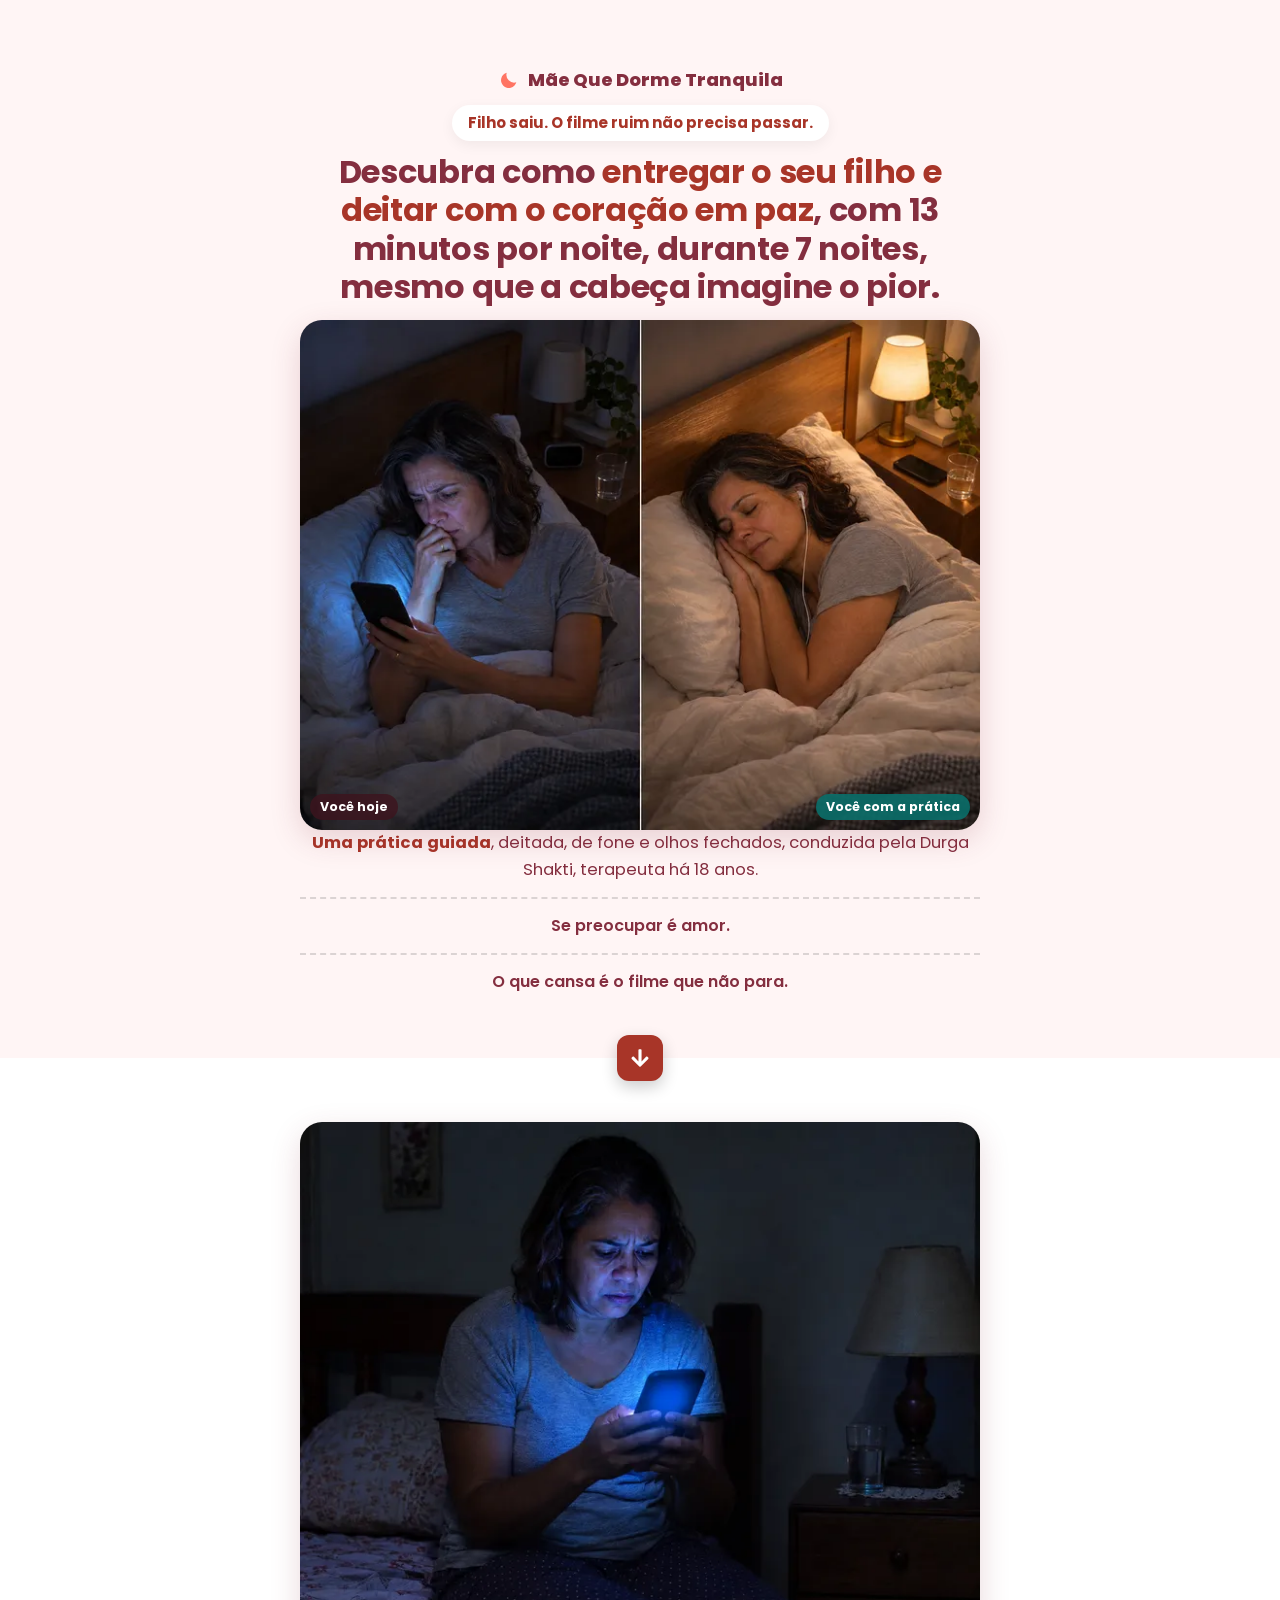
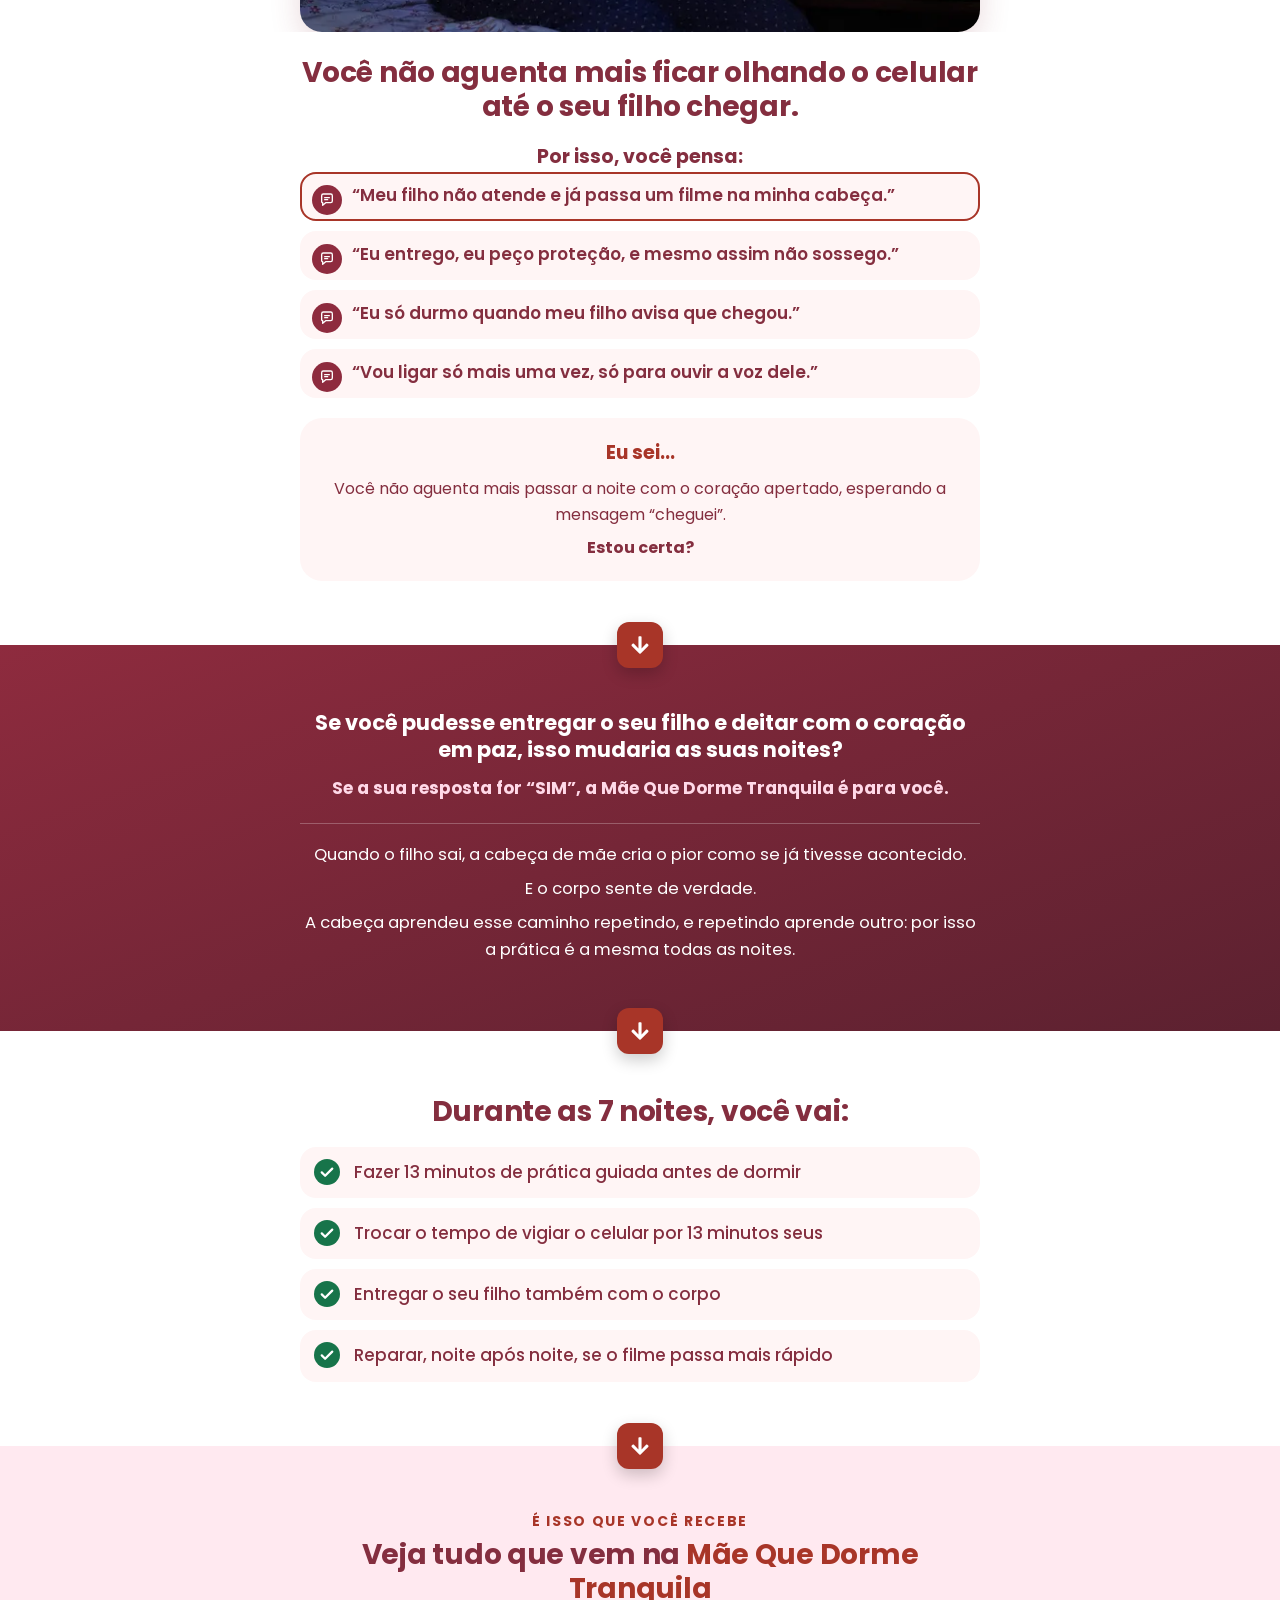
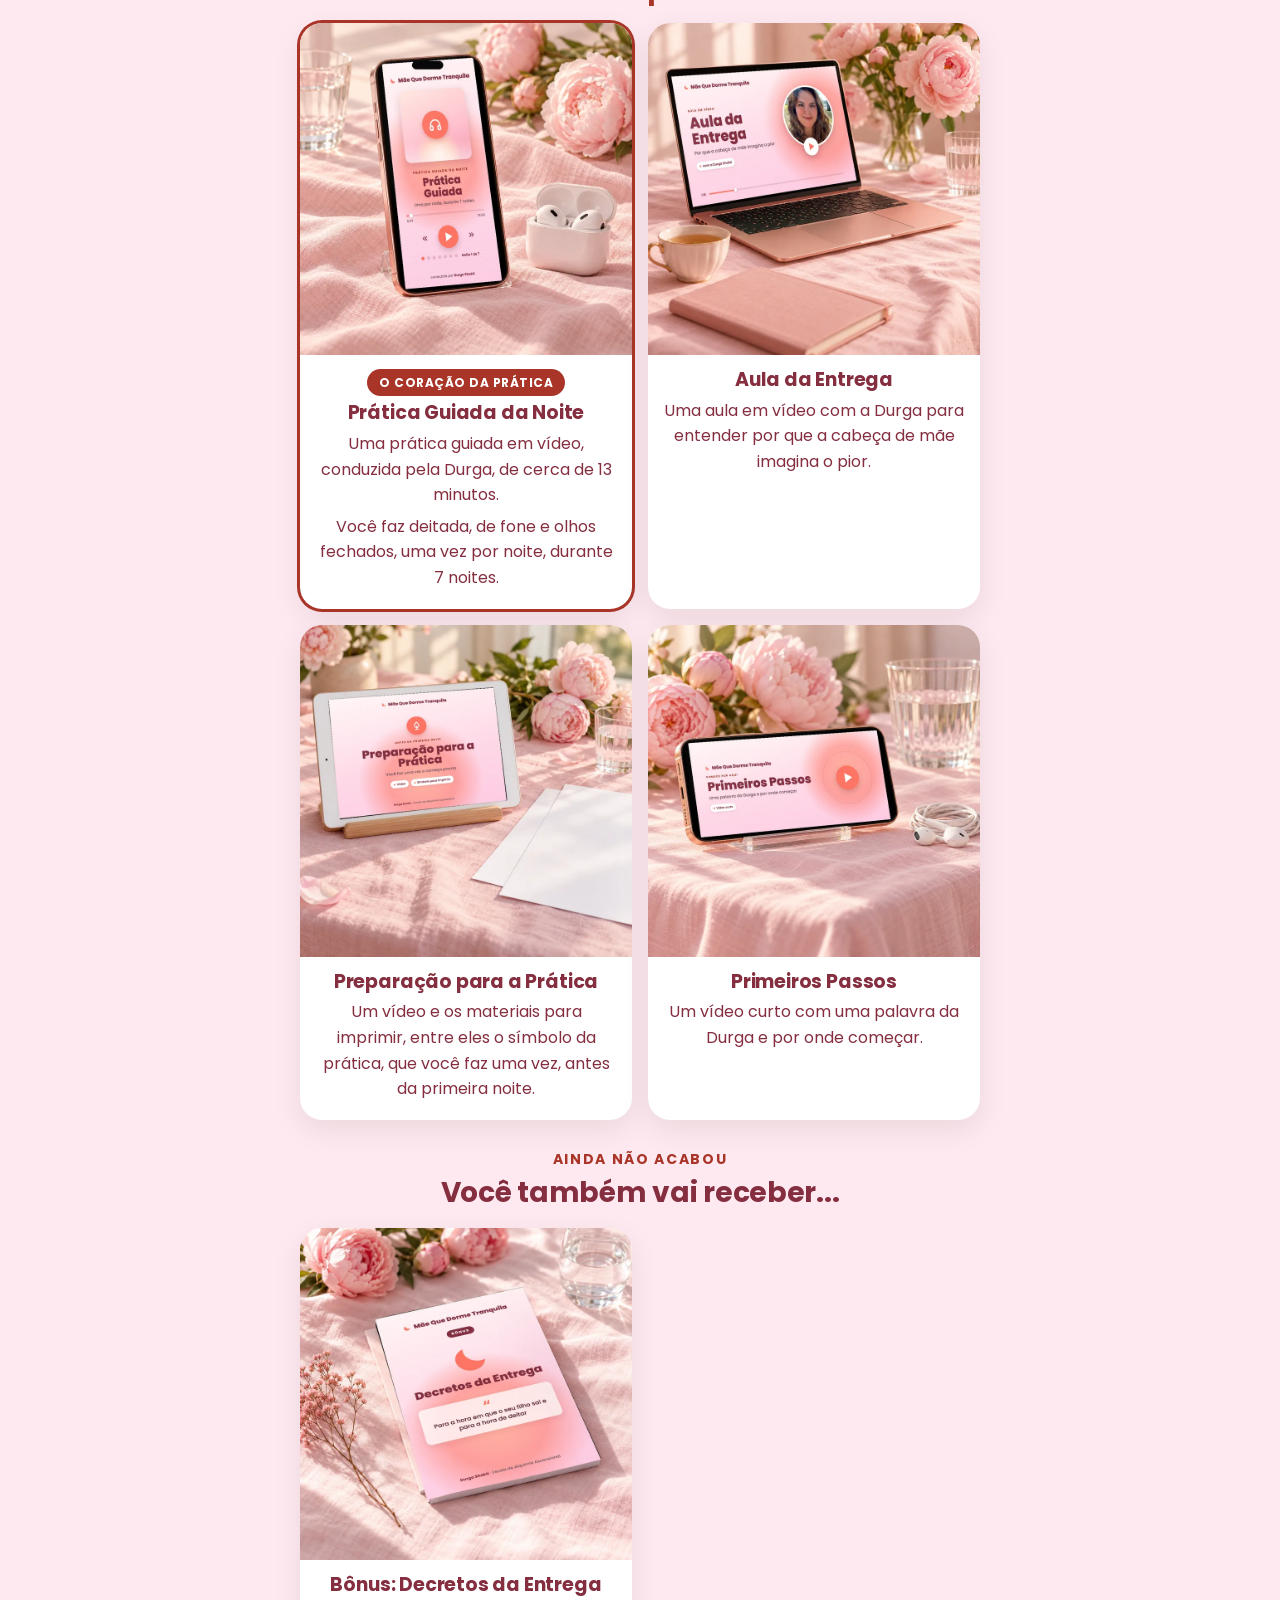
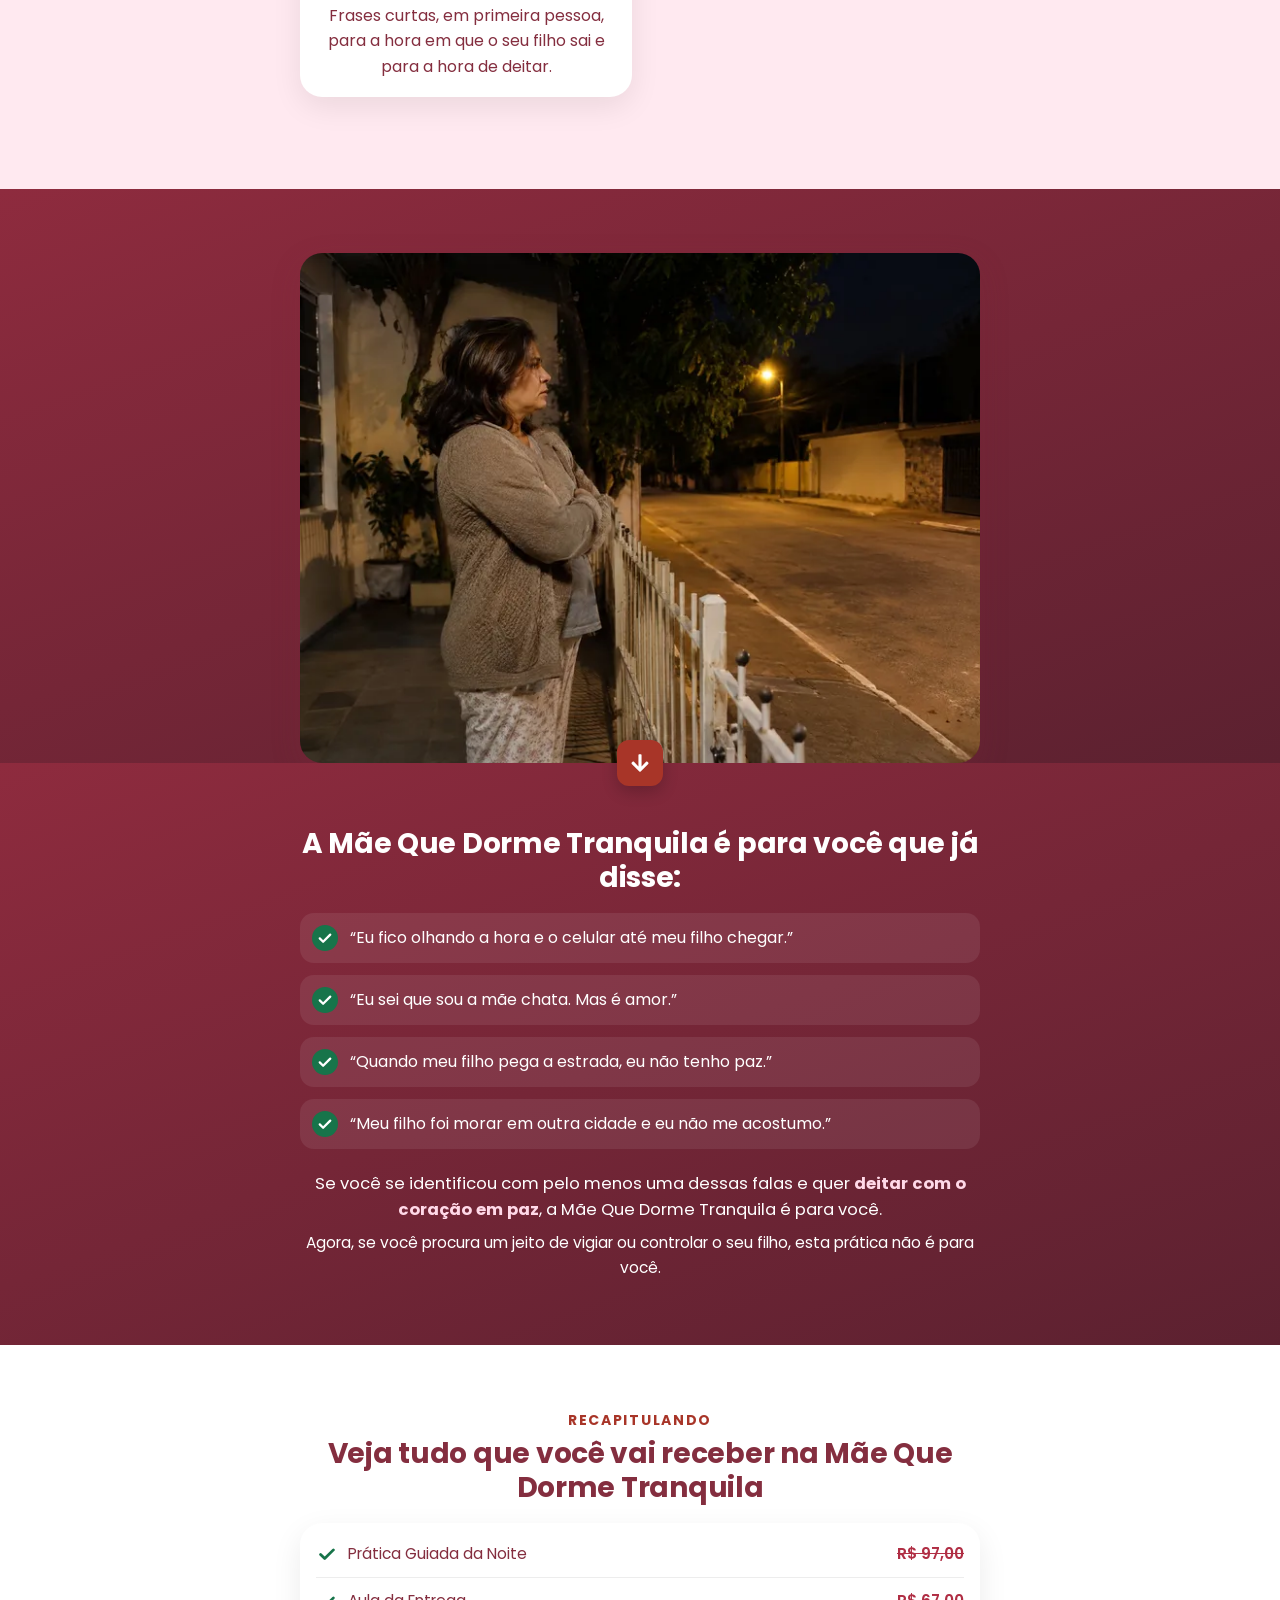
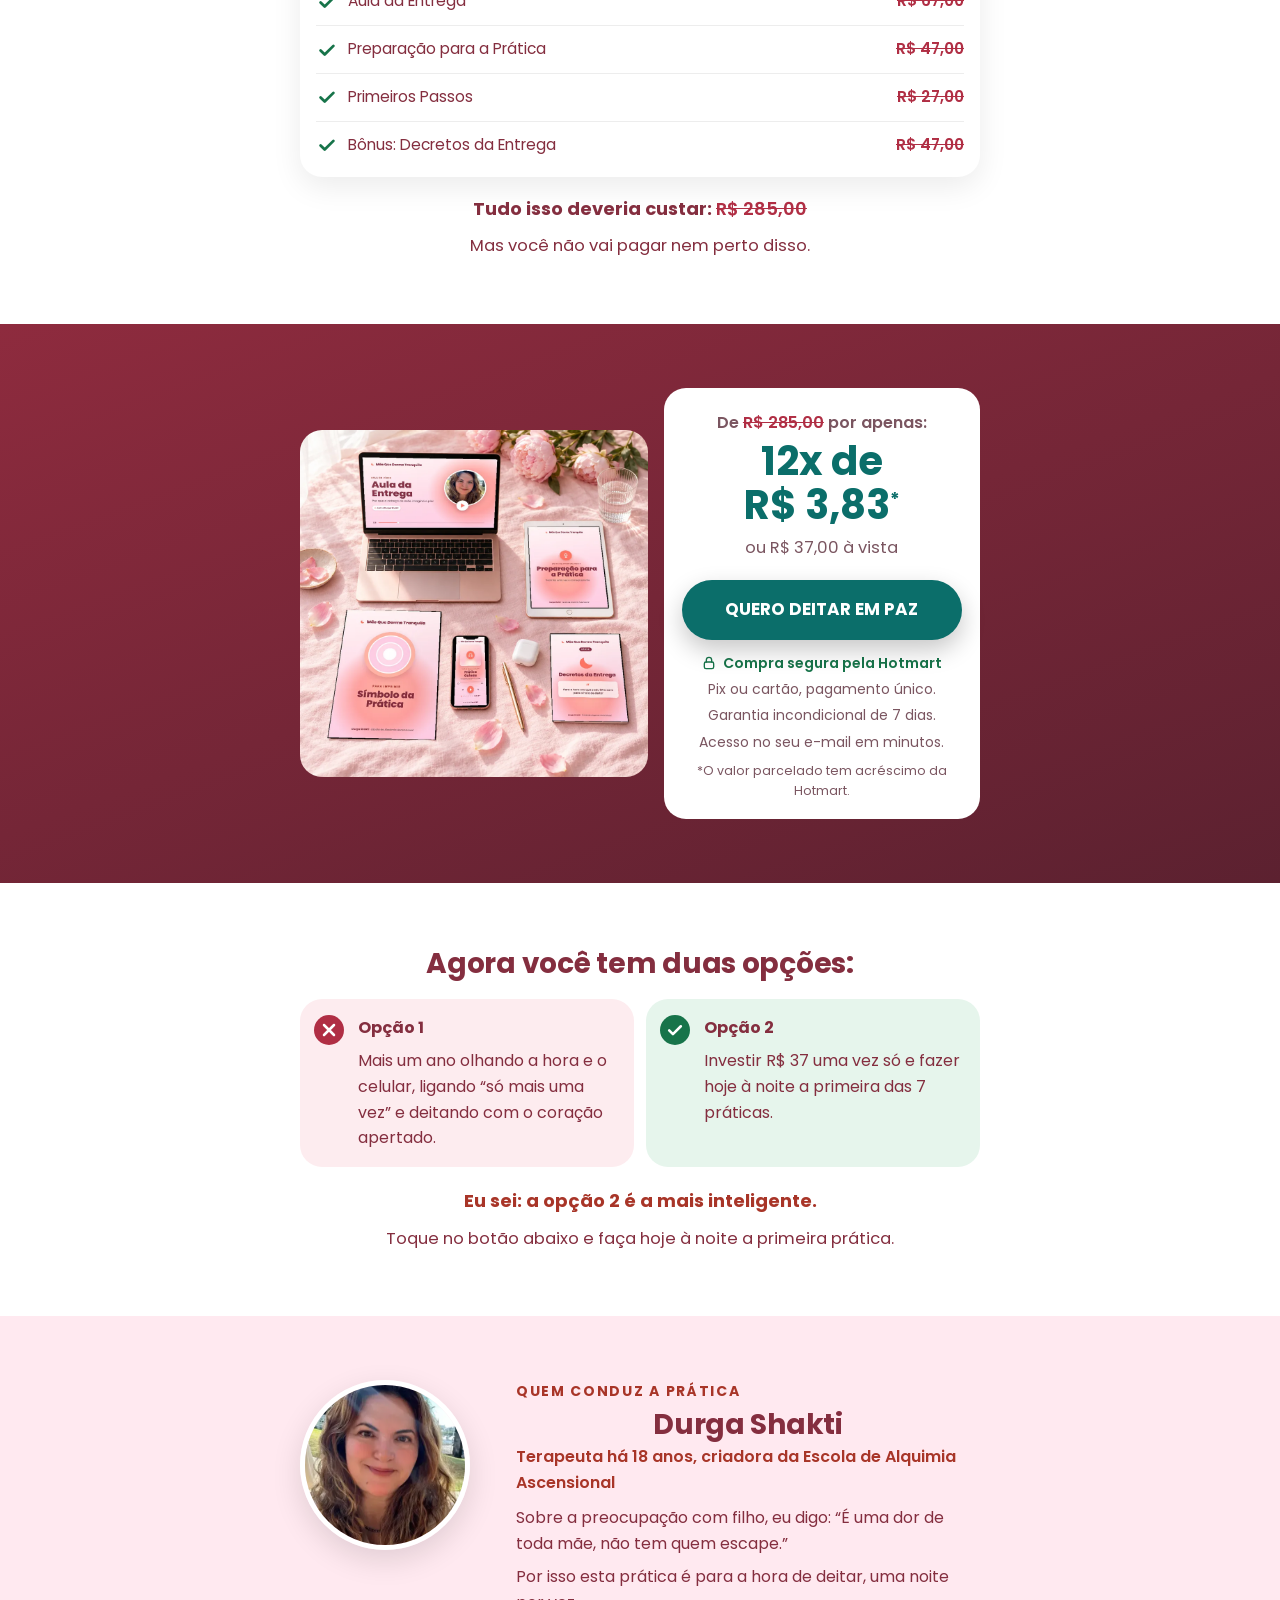
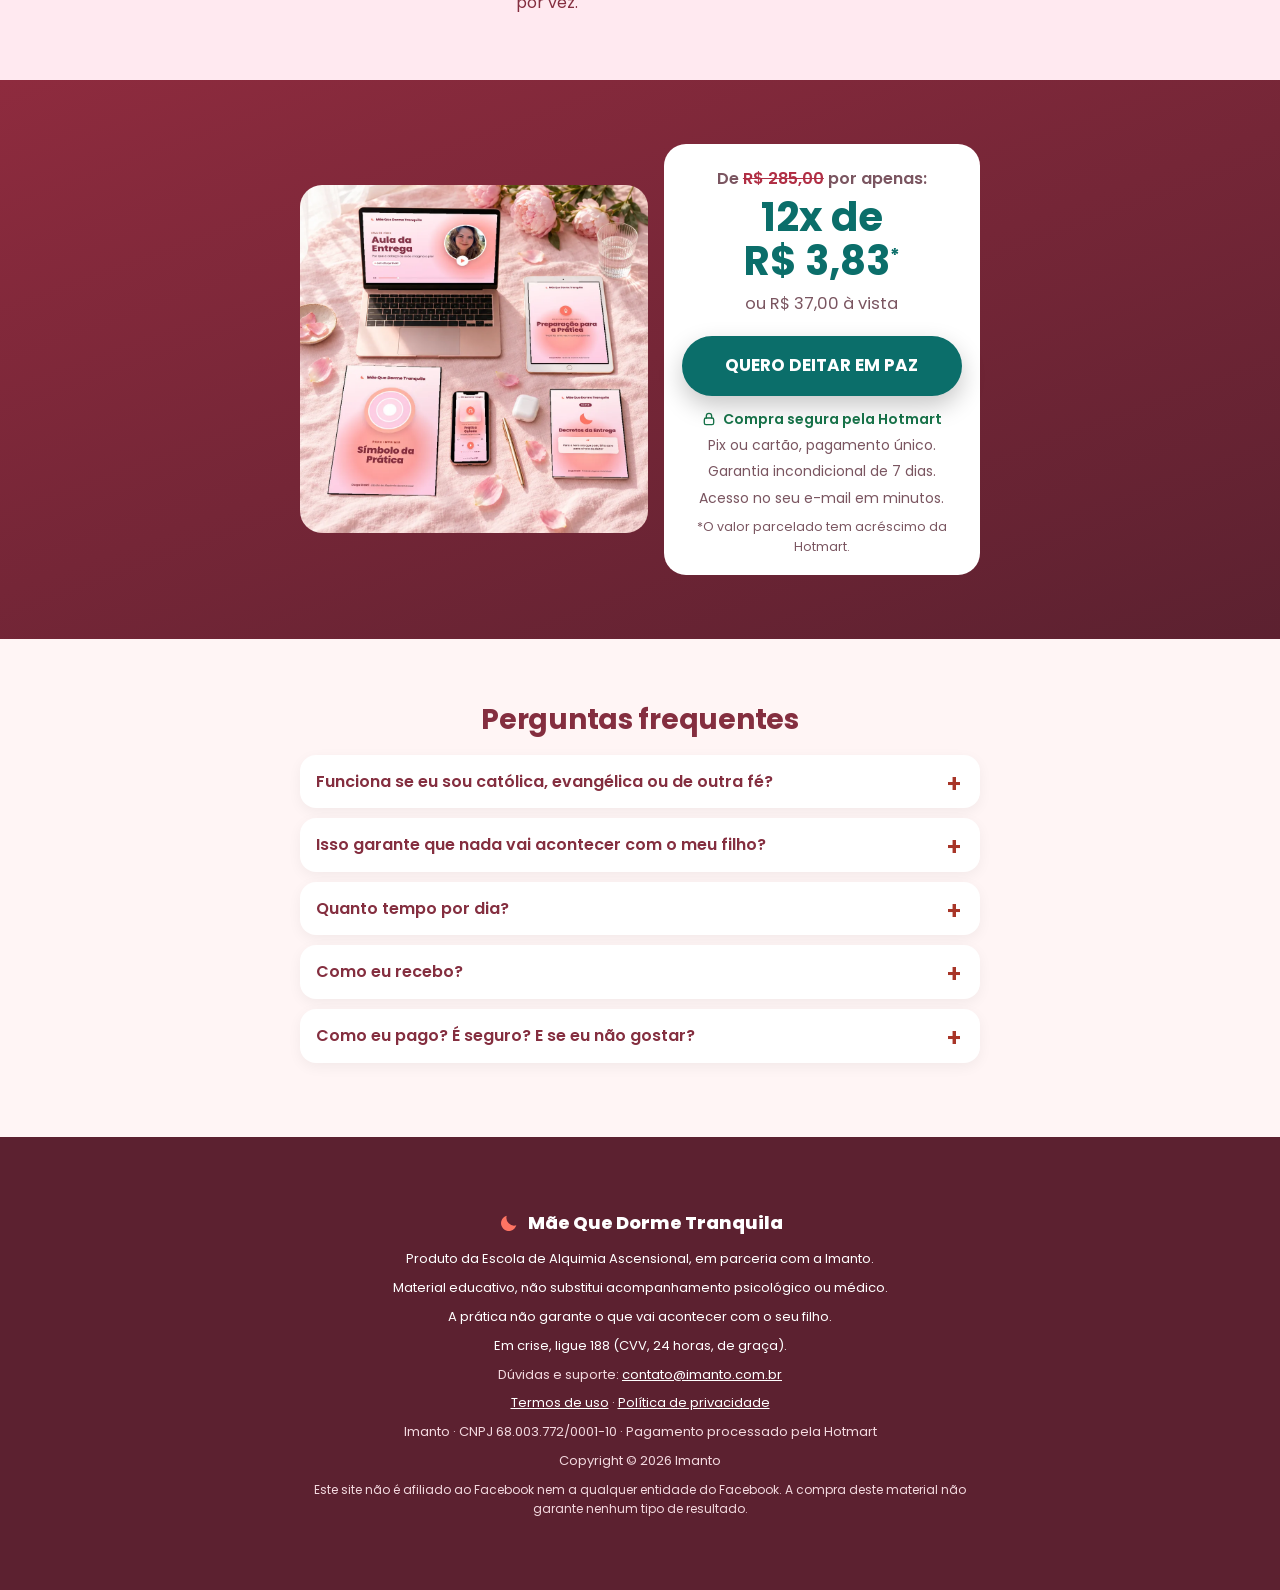
<file: mae-que-dorme-tranquila/index.html>
<!doctype html>
<html lang="pt-BR">
<head>

<meta charset="utf-8">
<meta name="viewport" content="width=device-width, initial-scale=1, viewport-fit=cover">
<title>Mãe Que Dorme Tranquila | Durga Shakti</title>
<meta name="description" content="13 minutos de prática guiada por noite, durante 7 noites, com a Durga Shakti, para entregar o seu filho e deitar com o coração em paz. R$ 37, garantia de 7 dias.">
<meta name="robots" content="noindex, nofollow">
<link rel="canonical" href="https://imanto.com.br/mae-que-dorme-tranquila/">
<meta property="og:title" content="Mãe Que Dorme Tranquila | Durga Shakti"><meta property="og:description" content="13 minutos de prática guiada por noite, durante 7 noites, com a Durga Shakti, para entregar o seu filho e deitar com o coração em paz. R$ 37, garantia de 7 dias.">
<meta property="og:image" content="https://imanto.com.br/mae-que-dorme-tranquila/img/og.jpg">
<meta name="theme-color" content="#FFF5F5">
<!-- Gerada por .claude/skills/pagina-vendas (14 blocos, apostila LTM 2.0 + padrões do Virtus). Fonte: /Users/matheusnattan/Imanto-OS/clientes/alquimia-ascensional/ofertas/desapego-mae-filho/pagina-2026-11/_build/conteudo.py · página mae-que-dorme-tranquila -->
<link rel="preconnect" href="https://fonts.googleapis.com"><link rel="preconnect" href="https://fonts.gstatic.com" crossorigin>
<link href="https://fonts.googleapis.com/css2?family=Poppins:wght@400;500;600;700;800&display=swap" rel="stylesheet">

<style>:root{--claro:#FFF5F5;--branco:#FFFFFF;--suave:#FFE9F0;--texto:#842E3F;--apoio:#7A5560;--destaque:#A83528;--escuro1:#8E2B3E;--escuro2:#5C2130;--destaque_escuro:#FFD9E8;--cta:#0B6E6A;--cta2:#095C59;--ok:#17744A;--nao:#B02E44;--op1:#FDECEF;--op2:#E6F5EC;--rodape:#5C2130;--rodape_texto:#F3D9DF;--fonte-t:Poppins,-apple-system,BlinkMacSystemFont,"Segoe UI",Roboto,sans-serif;--fonte-c:Poppins,-apple-system,BlinkMacSystemFont,"Segoe UI",Roboto,sans-serif;--raio:22px;--raio-m:16px}

*{box-sizing:border-box;margin:0;padding:0}html{-webkit-text-size-adjust:100%;scroll-behavior:smooth}
body{background:var(--claro);color:var(--texto);font-family:var(--fonte-c);font-size:16px;line-height:1.6;-webkit-font-smoothing:antialiased;overflow-x:hidden}
img{max-width:100%;height:auto;display:block}a{color:inherit}
.demo{background:#FFE08A;color:#3A2A00;font-size:12.5px;font-weight:600;text-align:center;padding:6px 12px;line-height:1.35}
.ico{width:22px;height:22px}
.w{max-width:520px;margin:0 auto;padding:0 20px}
.sec{padding:44px 0}.claro{background:var(--claro)}.branco{background:var(--branco)}.suave{background:var(--suave)}
.escuro{background:linear-gradient(160deg,var(--escuro1) 0%,var(--escuro2) 100%);color:#fff}
h1,h2,h3{font-family:var(--fonte-t);font-weight:700;line-height:1.2;letter-spacing:-.01em}
h1{font-size:25px;text-align:center}h2{font-size:23px;text-align:center;margin-bottom:18px}h3{font-size:19px}
h1 em,h2 em{font-style:normal;color:var(--destaque)}.escuro h2 em{color:var(--destaque_escuro)}
p+p{margin-top:8px}
.hero{padding-top:18px}
.sobrancelha{text-align:center;font-weight:700;color:var(--destaque);font-size:15px;background:var(--branco);display:table;margin:10px auto 12px;padding:6px 16px;border-radius:999px;box-shadow:0 4px 14px rgba(0,0,0,.06)}
.sub{text-align:center;font-size:16.5px}.sub:first-of-type{margin-top:16px}.sub strong{color:var(--destaque)}
.ponte{text-align:center;font-weight:600;margin-top:14px;padding-top:14px;border-top:2px dashed rgba(0,0,0,.14)}
.btn{position:relative;overflow:hidden;display:flex;align-items:center;justify-content:center;width:100%;max-width:460px;min-height:60px;margin:18px auto 0;padding:16px 22px;border-radius:30px;background:var(--cta);color:#fff;text-align:center;text-decoration:none;font-family:var(--fonte-t);font-weight:700;font-size:17px;line-height:1.2;box-shadow:0 10px 24px rgba(0,0,0,.22);transition:transform .15s,background .15s}
.btn:active{transform:scale(.985)}.btn:hover{background:var(--cta2)}.btn span{position:relative;z-index:1}
.btn:after{content:"";position:absolute;top:-20%;left:-30%;width:28%;height:140%;background:linear-gradient(100deg,rgba(255,255,255,0),rgba(255,255,255,.35),rgba(255,255,255,0));transform:skewX(-20deg);animation:brilho 3.2s ease-in-out infinite}
@keyframes brilho{0%{left:-40%;opacity:0}12%{opacity:1}45%{left:130%;opacity:1}50%{opacity:0}100%{left:130%;opacity:0}}
@media (prefers-reduced-motion:reduce){.btn:after{display:none}}
.pensa{text-align:center;font-weight:700;font-size:19px}.nota-fonte{text-align:center;font-size:13.5px;color:var(--apoio);margin:2px 0 14px!important}
.coms{display:grid;gap:10px}.com{background:var(--claro);border-radius:var(--raio-m);padding:12px 14px 10px 52px;position:relative}
.com:first-child{box-shadow:inset 0 0 0 2px var(--destaque)}
.com-av{position:absolute;left:12px;top:13px;width:30px;height:30px;border-radius:50%;background:var(--escuro1);color:#fff;display:flex;align-items:center;justify-content:center}.com-av .ico{width:16px;height:16px}
.com-t{font-weight:600;font-size:17px;line-height:1.35}.com-c{display:flex;align-items:center;gap:5px;font-size:13px;color:var(--apoio);margin-top:4px!important}.com-c .ico{width:14px;height:14px;color:var(--destaque)}
.alerta{margin-top:20px;background:var(--claro);border-radius:var(--raio);padding:20px;text-align:center}.eusei{font-family:var(--fonte-t);font-weight:700;font-size:19px;color:var(--destaque)}
.pergunta{text-align:center;font-family:var(--fonte-t);font-weight:700;font-size:21px;line-height:1.3}
.sim{text-align:center;font-weight:700;font-size:17px;color:var(--destaque_escuro);margin-top:12px!important}
.porque{text-align:center;margin:20px 0 4px;padding-top:18px;border-top:1px solid rgba(255,255,255,.25);font-size:16.5px}
.h2-passos{margin-top:30px}
.passos{display:grid;gap:16px}.passo{background:var(--branco);color:var(--texto);border-radius:var(--raio);overflow:hidden;padding:0 0 18px;text-align:center}
.passo h3,.passo p{padding:0 16px}.pn{color:var(--cta)!important;font-weight:700;font-size:13px!important;text-transform:uppercase;letter-spacing:.6px;margin-top:14px}
.benef,.checks,.recap{list-style:none}
.benef{display:grid;gap:10px}.benef li{display:grid;grid-template-columns:30px 1fr;gap:10px;align-items:start;font-size:17px;font-weight:500;background:var(--claro);border-radius:var(--raio-m);padding:12px 14px}
.benef .ico{width:26px;height:26px;padding:4px;border-radius:50%;background:var(--ok);color:#fff;stroke-width:3}
.tarja{display:block;color:var(--destaque);font-weight:700;font-size:14px;letter-spacing:.12em;text-transform:uppercase;text-align:center;margin:0 auto 6px}
.h2b{margin-bottom:18px}.ents{display:grid;gap:16px;margin-bottom:28px}
.ent{background:var(--branco);border-radius:var(--raio);overflow:hidden;padding:0 0 18px;box-shadow:0 10px 30px rgba(0,0,0,.08);text-align:center}
.ent img{width:100%;aspect-ratio:1;object-fit:cover}.ent h3,.ent p{padding:0 16px}.ent h3{margin-top:14px}.ent p{margin-top:6px}
.ent.destaque{box-shadow:0 0 0 3px var(--destaque),0 10px 30px rgba(0,0,0,.08)}
.ent-tag{display:inline-block;margin:14px auto 0!important;background:var(--destaque);color:#fff;font-size:12px!important;font-weight:700;letter-spacing:.5px;text-transform:uppercase;border-radius:999px;padding:4px 12px!important}.ent-tag+h3{margin-top:6px}
.checks{display:grid;gap:12px}.checks li{display:grid;grid-template-columns:28px 1fr;gap:10px;align-items:start;background:rgba(255,255,255,.08);border-radius:14px;padding:12px}
.checks .ico{width:26px;height:26px;padding:4px;border-radius:50%;background:var(--ok);color:#fff;stroke-width:3}
.fecho{text-align:center;font-size:16.5px;margin-top:22px!important}.escuro .fecho strong{color:var(--destaque_escuro)}.fecho2{text-align:center;font-size:16.5px;margin-top:10px!important}
.filtro{text-align:center;font-size:15.5px}.filtro:first-of-type{margin-top:14px;border-top:1px solid rgba(255,255,255,.3);padding-top:14px}
.recap{background:var(--branco);border-radius:var(--raio);padding:8px 16px;box-shadow:0 10px 30px rgba(0,0,0,.08)}
.recap li{display:grid;grid-template-columns:24px 1fr auto;gap:8px;align-items:center;padding:11px 0;border-bottom:1px solid rgba(0,0,0,.07);font-size:15.5px}.recap li:last-child{border-bottom:0}
.recap .ico{width:22px;height:22px;color:var(--ok);stroke-width:3}.recap s,.total s{color:var(--nao);font-weight:600;white-space:nowrap}
.total{text-align:center;font-family:var(--fonte-t);font-weight:700;font-size:18px;margin-top:18px}
.preco{display:grid;gap:16px}.tudao-foto{width:100%;border-radius:var(--raio)}
.preco-card{background:var(--branco);color:var(--texto);border-radius:var(--raio);padding:22px 18px 18px;text-align:center}
.de{font-weight:600;color:var(--apoio)}.de s{color:var(--nao)}.parcela{font-family:var(--fonte-t);font-size:40px;font-weight:700;line-height:1.1;color:var(--cta);margin:4px 0}.parcela sup{font-size:18px}.avista{font-size:16.5px;color:var(--apoio)}
.seguro{display:flex;align-items:center;justify-content:center;gap:6px;font-size:14px;font-weight:600;color:var(--ok);margin-top:12px!important}.seguro .ico{width:16px;height:16px}
.micro{font-size:14px;color:var(--apoio);margin-top:4px}.asterisco{font-size:12.5px;color:var(--apoio);margin-top:8px}
.ops{display:grid;gap:12px}.op{border-radius:var(--raio);padding:16px 16px 16px 58px;position:relative}.op.um{background:var(--op1)}.op.dois{background:var(--op2)}
.op .ico.o{position:absolute;left:14px;top:16px;width:30px;height:30px;padding:5px;border-radius:50%;color:#fff;stroke-width:3}.op.um .ico.o{background:var(--nao)}.op.dois .ico.o{background:var(--ok)}
.ot{font-weight:700}.eusei2{text-align:center;font-family:var(--fonte-t);font-weight:700;font-size:18px;margin-top:20px;color:var(--destaque)}
.autor{display:grid;gap:16px;justify-items:center;text-align:center}.foto-autor{width:170px;height:170px;border-radius:50%;object-fit:cover;border:5px solid #fff;box-shadow:0 10px 30px rgba(0,0,0,.12)}
.sec-autor{padding-top:56px;padding-bottom:96px}.autor h2{margin-bottom:2px}.cargo{color:var(--destaque);font-weight:600;margin-bottom:10px}
details{background:var(--branco);border-radius:var(--raio-m);padding:14px 16px;margin-bottom:10px;box-shadow:0 4px 14px rgba(0,0,0,.05)}
summary{font-weight:600;cursor:pointer;list-style:none;position:relative;padding-right:28px}summary::-webkit-details-marker{display:none}
summary:after{content:"+";position:absolute;right:2px;top:-3px;font-size:24px;color:var(--destaque)}details[open] summary:after{content:"-"}details p{margin-top:8px;color:var(--apoio);font-size:15.5px}
.rodape{background:var(--rodape);color:var(--rodape_texto);font-size:13px;text-align:center}.rodape p{margin:8px 0}.rodape a{color:#fff}.aviso{color:#fff}.fb{font-size:12px}
.seta{position:relative;height:0;z-index:5;display:flex;justify-content:center}.seta span{position:absolute;top:-23px;width:46px;height:46px;border-radius:12px;display:flex;align-items:center;justify-content:center;background:var(--destaque);box-shadow:0 6px 16px rgba(0,0,0,.2);animation:pulo 1.8s ease-in-out infinite}.seta svg{width:20px;height:20px;fill:#fff}
@keyframes pulo{0%,100%{transform:translateY(0)}50%{transform:translateY(6px)}}@media (prefers-reduced-motion:reduce){.seta span{animation:none}}
@media (min-width:760px){h1{font-size:32px}h2{font-size:28px}.w{max-width:720px}.sec{padding:64px 0}.passos{grid-template-columns:repeat(3,1fr)}.ents{grid-template-columns:repeat(2,1fr)}.ops{grid-template-columns:1fr 1fr}.preco{grid-template-columns:1.1fr 1fr;align-items:center}.autor{grid-template-columns:200px 1fr;text-align:left;justify-items:start}.autor .tarja{text-align:left;margin-left:0}}

.logo-html{display:flex;align-items:center;justify-content:center;gap:8px;font-family:var(--fonte-t);font-weight:800;font-size:18px;color:var(--texto);margin:2px 0 0}
.logo-html svg{width:22px;height:22px;fill:#FF7463;flex:none}
.rodape .logo-html{color:#fff;margin-bottom:12px}
.hero-ad{position:relative;margin:14px 0 0;border-radius:var(--raio);overflow:hidden;box-shadow:0 10px 30px rgba(132,46,63,.18)}
.hero-ad .rot{position:absolute;bottom:10px;font-size:12.5px;font-weight:700;color:#fff;background:rgba(60,20,30,.82);border-radius:999px;padding:3px 10px}
.sec-img{padding-bottom:0}.sec-img+.sec{padding-top:24px}.img-apoio{border-radius:var(--raio);box-shadow:0 10px 30px rgba(132,46,63,.18)}
.hero-ad .r1{left:10px}.hero-ad .r2{right:10px;background:rgba(11,110,106,.9)}
</style>
</head>
<body>

<!-- BLOCO 1 -->
<header class="sec claro hero" id="topo"><div class="w">
  <p class="logo-html"><svg viewBox="0 0 24 24" aria-hidden="true"><path d="M20 14.5A8.5 8.5 0 0 1 9.5 4a8.5 8.5 0 1 0 10.5 10.5z"/></svg><span>Mãe Que Dorme Tranquila</span></p>
  <p class="sobrancelha">Filho saiu. O filme ruim não precisa passar.</p>
  <h1>Descubra como <em>entregar o seu filho e deitar com o coração em paz</em>, com 13 minutos por noite, durante 7 noites, mesmo que a cabeça imagine o pior.</h1>
  <figure class="hero-ad"><img src="img/hero.webp" alt="À esquerda, mãe sentada na cama de noite, olhando o celular, preocupada. À direita, a mesma mãe deitada, de olhos fechados e fone de ouvido, com o celular virado no criado-mudo." width="700" height="525" fetchpriority="high"><span class="rot r1">Você hoje</span><span class="rot r2">Você com a prática</span></figure>
  <p class="sub"><strong>Uma prática guiada</strong>, deitada, de fone e olhos fechados, conduzida pela Durga Shakti, terapeuta há 18 anos.</p>
  
  <p class="ponte">Se preocupar é amor.</p><p class="ponte">O que cansa é o filme que não para.</p>
</div></header>
<div class="seta" aria-hidden="true"><span><svg viewBox="0 0 448 512"><path d="M413.1 222.5l22.2 22.2c9.4 9.4 9.4 24.6 0 33.9L241 473c-9.4 9.4-24.6 9.4-33.9 0L12.7 278.6c-9.4-9.4-9.4-24.6 0-33.9l22.2-22.2c9.5-9.5 25-9.3 34.3.4L184 343.4V56c0-13.3 10.7-24 24-24h32c13.3 0 24 10.7 24 24v287.4l114.8-120.5c9.3-9.8 24.8-10 34.3-.4z"/></svg></span></div>
<!-- BLOCO 2: removido de propósito (sem prova social real: apostila p. 80; R-05) -->

<!-- EXTRA após o bloco 2 -->
<section class="sec branco sec-img"><div class="w"><img class="img-apoio" src="img/ruminacao.webp" alt="Mãe sentada na beira da cama, de noite, olhando o celular aceso com cara de preocupação." width="700" height="525" loading="lazy"></div></section>
<!-- BLOCO 3 -->
<section class="sec branco"><div class="w">
 <h2>Você não aguenta mais ficar olhando o celular até o seu filho chegar.</h2>
 <p class="pensa">Por isso, você pensa:</p>
 
 <div class="coms"><div class="com"><span class="com-av"><svg class="ico" viewBox="0 0 24 24" fill="none" stroke="currentColor" stroke-width="2" stroke-linecap="round" stroke-linejoin="round" aria-hidden="true"><path d="M4 5.5A2.5 2.5 0 0 1 6.5 3h11A2.5 2.5 0 0 1 20 5.5v8a2.5 2.5 0 0 1-2.5 2.5H10l-4.5 4v-4h0A1.5 1.5 0 0 1 4 14.5z"/><path d="M8.5 8.5h7M8.5 11.5h4.5"/></svg></span><p class="com-t">“Meu filho não atende e já passa um filme na minha cabeça.”</p><p class="com-c"></p></div><div class="com"><span class="com-av"><svg class="ico" viewBox="0 0 24 24" fill="none" stroke="currentColor" stroke-width="2" stroke-linecap="round" stroke-linejoin="round" aria-hidden="true"><path d="M4 5.5A2.5 2.5 0 0 1 6.5 3h11A2.5 2.5 0 0 1 20 5.5v8a2.5 2.5 0 0 1-2.5 2.5H10l-4.5 4v-4h0A1.5 1.5 0 0 1 4 14.5z"/><path d="M8.5 8.5h7M8.5 11.5h4.5"/></svg></span><p class="com-t">“Eu entrego, eu peço proteção, e mesmo assim não sossego.”</p><p class="com-c"></p></div><div class="com"><span class="com-av"><svg class="ico" viewBox="0 0 24 24" fill="none" stroke="currentColor" stroke-width="2" stroke-linecap="round" stroke-linejoin="round" aria-hidden="true"><path d="M4 5.5A2.5 2.5 0 0 1 6.5 3h11A2.5 2.5 0 0 1 20 5.5v8a2.5 2.5 0 0 1-2.5 2.5H10l-4.5 4v-4h0A1.5 1.5 0 0 1 4 14.5z"/><path d="M8.5 8.5h7M8.5 11.5h4.5"/></svg></span><p class="com-t">“Eu só durmo quando meu filho avisa que chegou.”</p><p class="com-c"></p></div><div class="com"><span class="com-av"><svg class="ico" viewBox="0 0 24 24" fill="none" stroke="currentColor" stroke-width="2" stroke-linecap="round" stroke-linejoin="round" aria-hidden="true"><path d="M4 5.5A2.5 2.5 0 0 1 6.5 3h11A2.5 2.5 0 0 1 20 5.5v8a2.5 2.5 0 0 1-2.5 2.5H10l-4.5 4v-4h0A1.5 1.5 0 0 1 4 14.5z"/><path d="M8.5 8.5h7M8.5 11.5h4.5"/></svg></span><p class="com-t">“Vou ligar só mais uma vez, só para ouvir a voz dele.”</p><p class="com-c"></p></div></div>
 <div class="alerta"><p class="eusei">Eu sei...</p><p>Você não aguenta mais passar a noite com o coração apertado, esperando a mensagem “cheguei”.</p><p><strong>Estou certa?</strong></p></div>
</div></section>
<div class="seta" aria-hidden="true"><span><svg viewBox="0 0 448 512"><path d="M413.1 222.5l22.2 22.2c9.4 9.4 9.4 24.6 0 33.9L241 473c-9.4 9.4-24.6 9.4-33.9 0L12.7 278.6c-9.4-9.4-9.4-24.6 0-33.9l22.2-22.2c9.5-9.5 25-9.3 34.3.4L184 343.4V56c0-13.3 10.7-24 24-24h32c13.3 0 24 10.7 24 24v287.4l114.8-120.5c9.3-9.8 24.8-10 34.3-.4z"/></svg></span></div>
<!-- BLOCO 4 -->
<section class="sec escuro"><div class="w">
 <p class="pergunta">Se você pudesse entregar o seu filho e deitar com o coração em paz, isso mudaria as suas noites?</p>
 <p class="sim">Se a sua resposta for “SIM”, a Mãe Que Dorme Tranquila é para você.</p>
 <div class="porque"><p>Quando o filho sai, a cabeça de mãe cria o pior como se já tivesse acontecido.</p><p>E o corpo sente de verdade.</p><p>A cabeça aprendeu esse caminho repetindo, e repetindo aprende outro: por isso a prática é a mesma todas as noites.</p></div>
 
</div></section>
<div class="seta" aria-hidden="true"><span><svg viewBox="0 0 448 512"><path d="M413.1 222.5l22.2 22.2c9.4 9.4 9.4 24.6 0 33.9L241 473c-9.4 9.4-24.6 9.4-33.9 0L12.7 278.6c-9.4-9.4-9.4-24.6 0-33.9l22.2-22.2c9.5-9.5 25-9.3 34.3.4L184 343.4V56c0-13.3 10.7-24 24-24h32c13.3 0 24 10.7 24 24v287.4l114.8-120.5c9.3-9.8 24.8-10 34.3-.4z"/></svg></span></div>
<!-- BLOCO 5 -->
<section class="sec branco"><div class="w"><h2>Durante as 7 noites, você vai:</h2>
 <ul class="benef"><li><svg class="ico" viewBox="0 0 24 24" fill="none" stroke="currentColor" stroke-width="2" stroke-linecap="round" stroke-linejoin="round" aria-hidden="true"><path d="M5 12.5l4.5 4.5L19 7.5"/></svg><span>Fazer 13 minutos de prática guiada antes de dormir</span></li><li><svg class="ico" viewBox="0 0 24 24" fill="none" stroke="currentColor" stroke-width="2" stroke-linecap="round" stroke-linejoin="round" aria-hidden="true"><path d="M5 12.5l4.5 4.5L19 7.5"/></svg><span>Trocar o tempo de vigiar o celular por 13 minutos seus</span></li><li><svg class="ico" viewBox="0 0 24 24" fill="none" stroke="currentColor" stroke-width="2" stroke-linecap="round" stroke-linejoin="round" aria-hidden="true"><path d="M5 12.5l4.5 4.5L19 7.5"/></svg><span>Entregar o seu filho também com o corpo</span></li><li><svg class="ico" viewBox="0 0 24 24" fill="none" stroke="currentColor" stroke-width="2" stroke-linecap="round" stroke-linejoin="round" aria-hidden="true"><path d="M5 12.5l4.5 4.5L19 7.5"/></svg><span>Reparar, noite após noite, se o filme passa mais rápido</span></li></ul></div></section>
<div class="seta" aria-hidden="true"><span><svg viewBox="0 0 448 512"><path d="M413.1 222.5l22.2 22.2c9.4 9.4 9.4 24.6 0 33.9L241 473c-9.4 9.4-24.6 9.4-33.9 0L12.7 278.6c-9.4-9.4-9.4-24.6 0-33.9l22.2-22.2c9.5-9.5 25-9.3 34.3.4L184 343.4V56c0-13.3 10.7-24 24-24h32c13.3 0 24 10.7 24 24v287.4l114.8-120.5c9.3-9.8 24.8-10 34.3-.4z"/></svg></span></div>
<!-- BLOCO 6 -->
<section class="sec suave"><div class="w"><p class="tarja">É isso que você recebe</p><h2>Veja tudo que vem na <em>Mãe Que Dorme Tranquila</em></h2>
 <div class="ents"><div class="ent destaque"><img src="img/m-pratica.webp" alt="Mockup Prática Guiada da Noite" width="700" height="700" loading="lazy"><p class="ent-tag">o coração da prática</p><h3>Prática Guiada da Noite</h3><p>Uma prática guiada em vídeo, conduzida pela Durga, de cerca de 13 minutos.</p><p>Você faz deitada, de fone e olhos fechados, uma vez por noite, durante 7 noites.</p></div><div class="ent"><img src="img/m-aula.webp" alt="Mockup Aula da Entrega" width="700" height="700" loading="lazy"><h3>Aula da Entrega</h3><p>Uma aula em vídeo com a Durga para entender por que a cabeça de mãe imagina o pior.</p></div><div class="ent"><img src="img/m-prep.webp" alt="Mockup Preparação para a Prática" width="700" height="700" loading="lazy"><h3>Preparação para a Prática</h3><p>Um vídeo e os materiais para imprimir, entre eles o símbolo da prática, que você faz uma vez, antes da primeira noite.</p></div><div class="ent"><img src="img/m-passos.webp" alt="Mockup Primeiros Passos" width="700" height="700" loading="lazy"><h3>Primeiros Passos</h3><p>Um vídeo curto com uma palavra da Durga e por onde começar.</p></div></div><p class="tarja">Ainda não acabou</p><h2 class="h2b">Você também vai receber...</h2><div class="ents"><div class="ent"><img src="img/m-decretos.webp" alt="Mockup Bônus: Decretos da Entrega" width="700" height="700" loading="lazy"><h3>Bônus: Decretos da Entrega</h3><p>Frases curtas, em primeira pessoa, para a hora em que o seu filho sai e para a hora de deitar.</p></div></div></div></section>
<!-- EXTRA após o bloco 6 -->
<section class="sec escuro sec-img"><div class="w"><img class="img-apoio" src="img/para-quem.webp" alt="Mãe de pijama e casaco no portão de casa, de noite, olhando a rua vazia." width="700" height="525" loading="lazy"></div></section>
<div class="seta" aria-hidden="true"><span><svg viewBox="0 0 448 512"><path d="M413.1 222.5l22.2 22.2c9.4 9.4 9.4 24.6 0 33.9L241 473c-9.4 9.4-24.6 9.4-33.9 0L12.7 278.6c-9.4-9.4-9.4-24.6 0-33.9l22.2-22.2c9.5-9.5 25-9.3 34.3.4L184 343.4V56c0-13.3 10.7-24 24-24h32c13.3 0 24 10.7 24 24v287.4l114.8-120.5c9.3-9.8 24.8-10 34.3-.4z"/></svg></span></div>
<!-- BLOCO 7 -->
<section class="sec escuro"><div class="w"><h2>A Mãe Que Dorme Tranquila é para você que já disse:</h2>
 <ul class="checks"><li><svg class="ico" viewBox="0 0 24 24" fill="none" stroke="currentColor" stroke-width="2" stroke-linecap="round" stroke-linejoin="round" aria-hidden="true"><path d="M5 12.5l4.5 4.5L19 7.5"/></svg><span>“Eu fico olhando a hora e o celular até meu filho chegar.”</span></li><li><svg class="ico" viewBox="0 0 24 24" fill="none" stroke="currentColor" stroke-width="2" stroke-linecap="round" stroke-linejoin="round" aria-hidden="true"><path d="M5 12.5l4.5 4.5L19 7.5"/></svg><span>“Eu sei que sou a mãe chata. Mas é amor.”</span></li><li><svg class="ico" viewBox="0 0 24 24" fill="none" stroke="currentColor" stroke-width="2" stroke-linecap="round" stroke-linejoin="round" aria-hidden="true"><path d="M5 12.5l4.5 4.5L19 7.5"/></svg><span>“Quando meu filho pega a estrada, eu não tenho paz.”</span></li><li><svg class="ico" viewBox="0 0 24 24" fill="none" stroke="currentColor" stroke-width="2" stroke-linecap="round" stroke-linejoin="round" aria-hidden="true"><path d="M5 12.5l4.5 4.5L19 7.5"/></svg><span>“Meu filho foi morar em outra cidade e eu não me acostumo.”</span></li></ul>
 <p class="fecho">Se você se identificou com pelo menos uma dessas falas e quer <strong>deitar com o coração em paz</strong>, a Mãe Que Dorme Tranquila é para você.</p><p class="filtro">Agora, se você procura um jeito de vigiar ou controlar o seu filho, esta prática não é para você.</p></div></section>
<!-- BLOCO 8 -->
<section class="sec branco"><div class="w"><p class="tarja">Recapitulando</p><h2>Veja tudo que você vai receber na Mãe Que Dorme Tranquila</h2>
 <ul class="recap"><li><svg class="ico" viewBox="0 0 24 24" fill="none" stroke="currentColor" stroke-width="2" stroke-linecap="round" stroke-linejoin="round" aria-hidden="true"><path d="M5 12.5l4.5 4.5L19 7.5"/></svg><span>Prática Guiada da Noite</span><s>R$&nbsp;97,00</s></li><li><svg class="ico" viewBox="0 0 24 24" fill="none" stroke="currentColor" stroke-width="2" stroke-linecap="round" stroke-linejoin="round" aria-hidden="true"><path d="M5 12.5l4.5 4.5L19 7.5"/></svg><span>Aula da Entrega</span><s>R$&nbsp;67,00</s></li><li><svg class="ico" viewBox="0 0 24 24" fill="none" stroke="currentColor" stroke-width="2" stroke-linecap="round" stroke-linejoin="round" aria-hidden="true"><path d="M5 12.5l4.5 4.5L19 7.5"/></svg><span>Preparação para a Prática</span><s>R$&nbsp;47,00</s></li><li><svg class="ico" viewBox="0 0 24 24" fill="none" stroke="currentColor" stroke-width="2" stroke-linecap="round" stroke-linejoin="round" aria-hidden="true"><path d="M5 12.5l4.5 4.5L19 7.5"/></svg><span>Primeiros Passos</span><s>R$&nbsp;27,00</s></li><li><svg class="ico" viewBox="0 0 24 24" fill="none" stroke="currentColor" stroke-width="2" stroke-linecap="round" stroke-linejoin="round" aria-hidden="true"><path d="M5 12.5l4.5 4.5L19 7.5"/></svg><span>Bônus: Decretos da Entrega</span><s>R$&nbsp;47,00</s></li></ul>
 <p class="total">Tudo isso deveria custar: <s>R$&nbsp;285,00</s></p><p class="fecho2">Mas você não vai pagar nem perto disso.</p>
</div></section>
<!-- BLOCO 9 -->
<section class="sec escuro" id="garantir"><div class="w"><div class="preco">
  <img class="tudao-foto" src="img/tudao.webp" alt="Todos os materiais da Mãe Que Dorme Tranquila" width="1000" height="1000" loading="lazy">
  <div class="preco-card">
    <p class="de">De <s>R$&nbsp;285,00</s> por apenas:</p>
    <p class="parcela">12x de R$&nbsp;3,83<sup>*</sup></p>
    <p class="avista">ou R$&nbsp;37,00 à vista</p>
    <a class="btn" href="#garantir" data-cta="oferta" data-checkout="1"><span>QUERO DEITAR EM PAZ</span></a>
    <p class="seguro"><svg class="ico" viewBox="0 0 24 24" fill="none" stroke="currentColor" stroke-width="2" stroke-linecap="round" stroke-linejoin="round" aria-hidden="true"><rect x="5" y="10.5" width="14" height="10" rx="2.5"/><path d="M8 10.5V7.5a4 4 0 0 1 8 0v3"/></svg>Compra segura pela Hotmart</p>
    <p class="micro">Pix ou cartão, pagamento único.</p><p class="micro">Garantia incondicional de 7 dias.</p><p class="micro">Acesso no seu e-mail em minutos.</p>
    <p class="asterisco">*O valor parcelado tem acréscimo da Hotmart.</p>
  </div></div></div></section>
<!-- BLOCO 10 -->
<section class="sec branco"><div class="w"><h2>Agora você tem duas opções:</h2>
 <div class="ops"><div class="op um"><svg class="ico o" viewBox="0 0 24 24" fill="none" stroke="currentColor" stroke-width="2" stroke-linecap="round" stroke-linejoin="round" aria-hidden="true"><path d="M6 6l12 12M18 6L6 18"/></svg><p class="ot">Opção 1</p><p>Mais um ano olhando a hora e o celular, ligando “só mais uma vez” e deitando com o coração apertado.</p></div>
 <div class="op dois"><svg class="ico o" viewBox="0 0 24 24" fill="none" stroke="currentColor" stroke-width="2" stroke-linecap="round" stroke-linejoin="round" aria-hidden="true"><path d="M5 12.5l4.5 4.5L19 7.5"/></svg><p class="ot">Opção 2</p><p>Investir R$ 37 uma vez só e fazer hoje à noite a primeira das 7 práticas.</p></div></div>
 <p class="eusei2">Eu sei: a opção 2 é a mais inteligente.</p><p class="fecho2">Toque no botão abaixo e faça hoje à noite a primeira prática.</p></div></section>
<!-- BLOCO 11 -->
<section class="sec suave sec-autor"><div class="w autor"><img class="foto-autor" src="img/durga.webp" alt="Durga Shakti, terapeuta há 18 anos" width="400" height="400" loading="lazy">
     <div><p class="tarja">Quem conduz a prática</p><h2>Durga Shakti</h2><p class="cargo">Terapeuta há 18 anos, criadora da Escola de Alquimia Ascensional</p><p>Sobre a preocupação com filho, eu digo: “É uma dor de toda mãe, não tem quem escape.”</p><p>Por isso esta prática é para a hora de deitar, uma noite por vez.</p></div></div></section>
<!-- BLOCO 12 -->
<section class="sec escuro"><div class="w"><div class="preco">
  <img class="tudao-foto" src="img/tudao.webp" alt="Todos os materiais da Mãe Que Dorme Tranquila" width="1000" height="1000" loading="lazy">
  <div class="preco-card">
    <p class="de">De <s>R$&nbsp;285,00</s> por apenas:</p>
    <p class="parcela">12x de R$&nbsp;3,83<sup>*</sup></p>
    <p class="avista">ou R$&nbsp;37,00 à vista</p>
    <a class="btn" href="#garantir" data-cta="final" data-checkout="1"><span>QUERO DEITAR EM PAZ</span></a>
    <p class="seguro"><svg class="ico" viewBox="0 0 24 24" fill="none" stroke="currentColor" stroke-width="2" stroke-linecap="round" stroke-linejoin="round" aria-hidden="true"><rect x="5" y="10.5" width="14" height="10" rx="2.5"/><path d="M8 10.5V7.5a4 4 0 0 1 8 0v3"/></svg>Compra segura pela Hotmart</p>
    <p class="micro">Pix ou cartão, pagamento único.</p><p class="micro">Garantia incondicional de 7 dias.</p><p class="micro">Acesso no seu e-mail em minutos.</p>
    <p class="asterisco">*O valor parcelado tem acréscimo da Hotmart.</p>
  </div></div></div></section>
<!-- BLOCO 13 -->
<section class="sec claro"><div class="w"><h2>Perguntas frequentes</h2><details><summary>Funciona se eu sou católica, evangélica ou de outra fé?</summary><p>A prática não pede que você troque de fé nem deixe de rezar.</p><p>São 13 minutos seus, deitada e de olhos fechados, que cabem junto com a sua oração.</p></details><details><summary>Isso garante que nada vai acontecer com o meu filho?</summary><p>Não.</p><p>Ninguém pode garantir isso, e desconfie de quem garante.</p><p>A prática cuida de você: do filme que passa na sua cabeça e do coração que não sossega.</p></details><details><summary>Quanto tempo por dia?</summary><p>Cerca de 13 minutos por noite, durante 7 noites.</p><p>Antes da primeira noite, você assiste aos Primeiros Passos, à aula e à Preparação, uma vez só.</p></details><details><summary>Como eu recebo?</summary><p>Assim que o pagamento for aprovado, o acesso à área de membros chega no seu e-mail (vale olhar a caixa de spam).</p><p>Dá para fazer tudo pelo celular.</p></details><details><summary>Como eu pago? É seguro? E se eu não gostar?</summary><p>O pagamento é pela Hotmart, em ambiente seguro: R$ 37 no Pix ou no cartão, ou 12x de R$ 3,83 (o parcelado tem acréscimo da Hotmart).</p><p>É pagamento único, não é assinatura.</p><p>Você tem 7 dias de garantia incondicional: se não for para você, pede o reembolso e o valor volta inteiro.</p></details></div></section>
<!-- BLOCO 14 -->
<footer class="sec rodape"><div class="w">
 <p class="logo-html"><svg viewBox="0 0 24 24" aria-hidden="true"><path d="M20 14.5A8.5 8.5 0 0 1 9.5 4a8.5 8.5 0 1 0 10.5 10.5z"/></svg><span>Mãe Que Dorme Tranquila</span></p>
 <p class="aviso">Produto da Escola de Alquimia Ascensional, em parceria com a Imanto.</p><p class="aviso">Material educativo, não substitui acompanhamento psicológico ou médico.</p><p class="aviso">A prática não garante o que vai acontecer com o seu filho.</p><p class="aviso">Em crise, ligue 188 (CVV, 24 horas, de graça).</p>
 <p>Dúvidas e suporte: <a href="mailto:contato@imanto.com.br">contato@imanto.com.br</a></p>
 <p class="links"><a href="https://imanto.com.br/termos/">Termos de uso</a> · <a href="https://imanto.com.br/privacidade/">Política de privacidade</a></p>
 <p>Imanto · CNPJ 68.003.772/0001-10 · Pagamento processado pela Hotmart</p>
 <p>Copyright © 2026 Imanto</p>
 <p class="fb">Este site não é afiliado ao Facebook nem a qualquer entidade do Facebook. A compra deste material não garante nenhum tipo de resultado.</p>
</div></footer>
<script>
(function(){
  var qs=new URLSearchParams(location.search);
  var raw=(qs.get("utm_content")||qs.get("utm_term")||qs.get("utm_campaign")||"");
  var tag=raw.toLowerCase().normalize("NFD").replace(/[\u0300-\u036f]/g,"").replace(/[^a-z0-9_-]+/g,"_").slice(0,60);
  document.querySelectorAll("a[data-checkout]").forEach(function(a){
    var cta=a.getAttribute("data-cta");
    if(tag&&a.href.indexOf("sck=")>-1){a.href=a.href.replace(/sck=[^&]*/,"sck=mqdt_"+cta+"_"+tag);}
    /* fbclid segue para o checkout: a Compra volta atribuída ao anúncio (portão /rastreamento-lancamento). */
    var fb=qs.get("fbclid");if(fb&&a.href.indexOf("fbclid=")<0&&a.getAttribute("href").charAt(0)!=="#"){a.href+=(a.href.indexOf("?")>-1?"&":"?")+"fbclid="+encodeURIComponent(fb);}
    a.addEventListener("click",function(ev){
      /* InitiateCheckout no clique (regra de 2026-10-20), um por visita. */
      if(window.fbq&&!window.__ic){window.__ic=1;fbq("track","InitiateCheckout",{content_name:"Mãe Que Dorme Tranquila",content_type:"product",value:37,currency:"BRL"},{eventID:"ic_mqdt_"+Date.now()});}
      if(window.gtag)gtag("event","begin_checkout",{cta:cta,oferta:"mqdt",value:37,currency:"BRL"});
      if(window.clarity)clarity("event","cta_clicado_"+cta);
      if(a.getAttribute("href")==="#"){ev.preventDefault();}
    });
  });
  if(tag&&window.clarity)clarity("set","utm_content",tag);
})();
</script>
</body>
</html>
</file>
